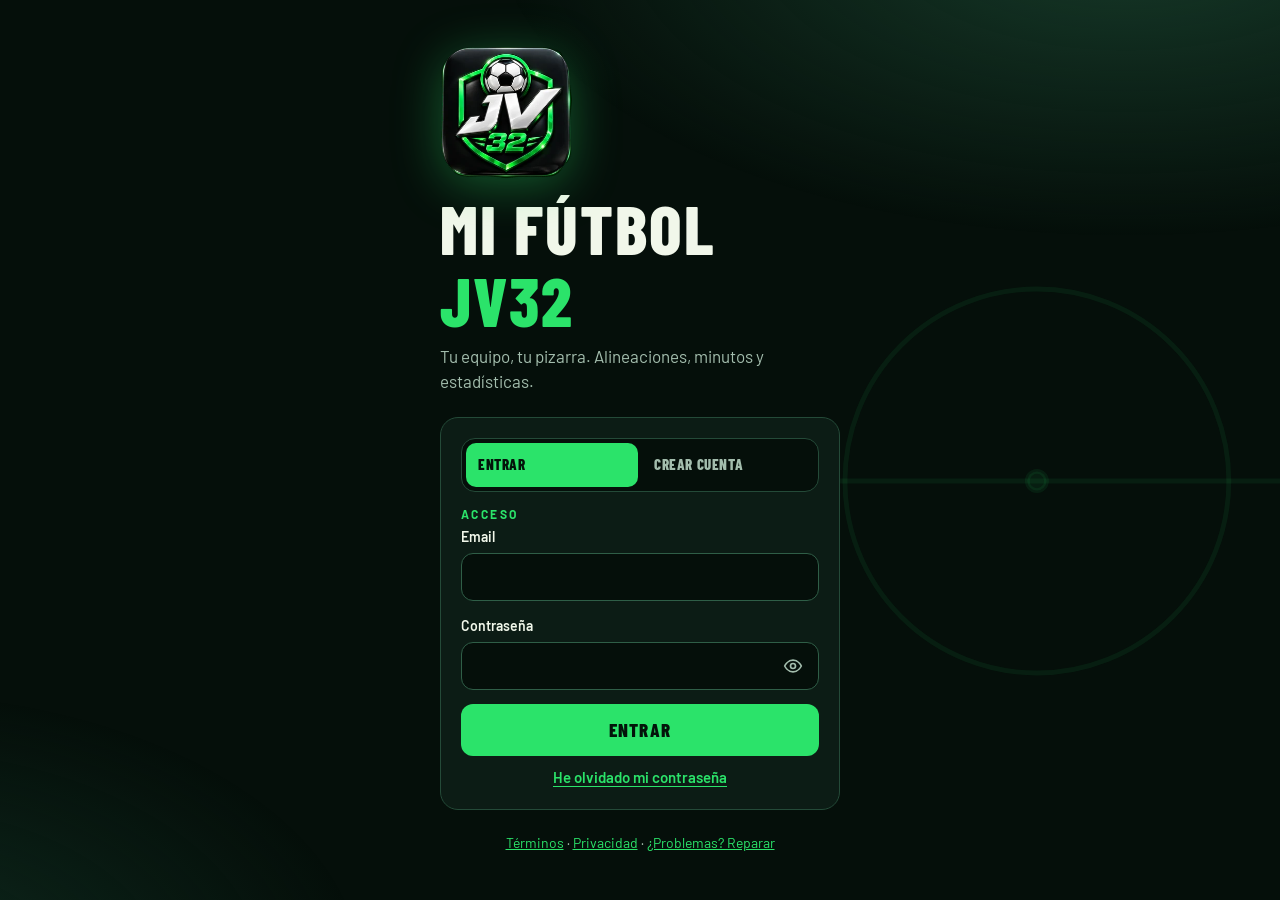
<file: index.html>
<!doctype html>
<html lang="es">
<head>
<meta charset="utf-8">
<title>Mi Fútbol JV32</title>
<meta name="app-version" content="11.71">
<meta name="viewport" content="width=device-width,initial-scale=1,viewport-fit=cover">
<meta name="theme-color" content="#050f0a">
<meta name="color-scheme" content="dark">
<meta http-equiv="Content-Security-Policy" content="default-src 'self'; script-src 'self' https://challenges.cloudflare.com; style-src 'self' 'unsafe-inline'; img-src 'self' data: blob: https://tile.openstreetmap.org; font-src 'self'; connect-src 'self' https://*.supabase.co https://nominatim.openstreetmap.org; frame-src https://challenges.cloudflare.com https://www.youtube-nocookie.com; manifest-src 'self'; worker-src 'self'; media-src 'self' blob: https://*.supabase.co; base-uri 'self'; form-action 'self'; object-src 'none'; upgrade-insecure-requests">
<meta name="referrer" content="strict-origin-when-cross-origin">
<meta name="mobile-web-app-capable" content="yes">
<meta name="apple-mobile-web-app-capable" content="yes">
<meta name="apple-mobile-web-app-title" content="Mi Fútbol JV32">
<meta name="apple-mobile-web-app-status-bar-style" content="black-translucent">
<link rel="manifest" href="./manifest.webmanifest">
<link rel="icon" type="image/png" href="./favicon.png">
<link rel="apple-touch-icon" href="./apple-touch-icon.png">
<link rel="preload" href="barlow-400.woff2" as="font" type="font/woff2" crossorigin>
<link rel="stylesheet" href="logo.css?v=11.71">
<link rel="stylesheet" href="styles.css?v=11.71">
<script src="arranque.js?v=11.71"></script>
<script src="supabase.js"></script>
<script src="config.js"></script>
</head>
<body>
</head>
<body>
<main id="login" class="login"><div><span class="mark xl" role="img" aria-label="Logo JV32"></span><h1 class="login-h1">Mi Fútbol <i>JV32</i></h1><p class="tag">Tu equipo, tu pizarra. Alineaciones, minutos y estadísticas.</p></div><section class="panel"><div class="seg" role="tablist" aria-label="Acceso"><button type="button" role="tab" data-am="login" class="on" aria-selected="true">Entrar</button><button type="button" role="tab" data-am="signup" aria-selected="false">Crear cuenta</button></div><div class="kicker" id="kick">Acceso</div><div id="loginmsg" aria-live="polite"></div><form id="auth" novalidate><label data-f="mail">Email<input name="email" type="email" required autocomplete="username" inputmode="email"></label><label data-f="pw">Contraseña<span class="pw"><input name="password" type="password" minlength="6" required autocomplete="current-password"><button type="button" class="eye" aria-pressed="false" aria-label="Mostrar contraseña"><svg class="ic" width="20" height="20" viewBox="0 0 24 24" fill="none" stroke="currentColor" stroke-width="2" stroke-linecap="round" stroke-linejoin="round" aria-hidden="true"><path d="M2 12s3.5-7 10-7 10 7 10 7-3.5 7-10 7S2 12 2 12z"/><circle cx="12" cy="12" r="3"/></svg></button></span></label><label data-f="pw2" class="hidden">Repite la contraseña<span class="pw"><input name="password2" type="password" autocomplete="new-password"><button type="button" class="eye" aria-pressed="false" aria-label="Mostrar contraseña"><svg class="ic" width="20" height="20" viewBox="0 0 24 24" fill="none" stroke="currentColor" stroke-width="2" stroke-linecap="round" stroke-linejoin="round" aria-hidden="true"><path d="M2 12s3.5-7 10-7 10 7 10 7-3.5 7-10 7S2 12 2 12z"/><circle cx="12" cy="12" r="3"/></svg></button></span></label><label class="chk hidden" data-f="terms"><input type="checkbox" name="terms"><span>He leído y acepto los <a href="#" data-legal="terms">términos de uso</a> y la <a href="#" data-legal="privacy">política de privacidad</a>.</span></label><div id="captcha" class="hidden"></div><button class="primary" id="goBtn" data-auth="login">Entrar</button><button type="button" class="lnk" id="forgot" data-am="reset">He olvidado mi contraseña</button></form></section><p class="legal-links"><a href="#" data-legal="terms">Términos</a> · <a href="#" data-legal="privacy">Privacidad</a> · <a href="#" data-repair>¿Problemas? Reparar</a></p></main>
<div id="app" class="hidden">
<header class="head"><div class="head-in"><div class="brand"><span class="mark" role="img" aria-label="Logo JV32"></span><img id="clubEsc" class="club-esc hidden" alt=""><span class="word">Mi Fútbol <i>JV32</i></span></div><div class="hbtns"><button class="ib" id="sbtn" aria-label="Buscar" title="Buscar"><svg class="ic" width="20" height="20" viewBox="0 0 24 24" fill="none" stroke="currentColor" stroke-width="2" stroke-linecap="round" stroke-linejoin="round" aria-hidden="true"><circle cx="11" cy="11" r="7"/><path d="m21 21-4.3-4.3"/></svg></button><button class="ib" id="acct" aria-label="Mi cuenta" title="Mi cuenta"><svg class="ic" width="20" height="20" viewBox="0 0 24 24" fill="none" stroke="currentColor" stroke-width="2" stroke-linecap="round" stroke-linejoin="round" aria-hidden="true"><path d="M19 21v-2a4 4 0 0 0-4-4H9a4 4 0 0 0-4 4v2"/><circle cx="12" cy="7" r="4"/></svg></button><button class="ib" id="logout" aria-label="Salir" title="Salir"><svg class="ic" width="20" height="20" viewBox="0 0 24 24" fill="none" stroke="currentColor" stroke-width="2" stroke-linecap="round" stroke-linejoin="round" aria-hidden="true"><path d="M9 21H5a2 2 0 0 1-2-2V5a2 2 0 0 1 2-2h4"/><path d="m16 17 5-5-5-5"/><path d="M21 12H9"/></svg></button></div></div></header>
<main class="wrap"><div id="finPro" class="fin-pro-aviso hidden" role="status"></div><div class="switch" role="group" aria-label="Modalidad"><button data-mode="7" class="on" aria-pressed="true">Fútbol 7</button><button data-mode="11" aria-pressed="false">Fútbol 11</button><button data-mode="fs" aria-pressed="false">Fútbol sala</button></div><div id="teams" class="teams"></div><div id="stats" class="stats"></div><div id="view"></div></main>
<nav class="dock" aria-label="Secciones"><button data-tab="inicio" id="iniTab"><svg class="ic" width="24" height="24" viewBox="0 0 24 24" fill="none" stroke="currentColor" stroke-width="2" stroke-linecap="round" stroke-linejoin="round" aria-hidden="true"><path d="m3 10 9-7 9 7v10a2 2 0 0 1-2 2h-4v-7H9v7H5a2 2 0 0 1-2-2z"/></svg><span>Inicio</span></button><button data-tab="plantilla"><svg class="ic" width="24" height="24" viewBox="0 0 24 24" fill="none" stroke="currentColor" stroke-width="2" stroke-linecap="round" stroke-linejoin="round" aria-hidden="true"><path d="M16 21v-2a4 4 0 0 0-4-4H6a4 4 0 0 0-4 4v2"/><circle cx="9" cy="7" r="4"/><path d="M22 21v-2a4 4 0 0 0-3-3.87"/><path d="M16 3.13a4 4 0 0 1 0 7.75"/></svg><span>Plantilla</span></button><button data-tab="partidos"><svg class="ic" width="24" height="24" viewBox="0 0 24 24" fill="none" stroke="currentColor" stroke-width="2" stroke-linecap="round" stroke-linejoin="round" aria-hidden="true"><rect x="3" y="4" width="18" height="18" rx="2"/><path d="M16 2v4M8 2v4M3 10h18"/></svg><span>Partidos</span></button><button data-tab="pizarra"><svg class="ic" width="24" height="24" viewBox="0 0 24 24" fill="none" stroke="currentColor" stroke-width="2" stroke-linecap="round" stroke-linejoin="round" aria-hidden="true"><path d="M12 20h9"/><path d="M16.4 3.6a2.1 2.1 0 0 1 3 3L7.7 18.6a2 2 0 0 1-.9.5l-3 .9a.5.5 0 0 1-.6-.6l.9-3a2 2 0 0 1 .5-.9z"/></svg><span>Pizarra</span></button><button data-tab="entrenos" id="trTab" class="hidden"><svg class="ic" width="24" height="24" viewBox="0 0 24 24" fill="none" stroke="currentColor" stroke-width="2" stroke-linecap="round" stroke-linejoin="round" aria-hidden="true"><rect x="8" y="2" width="8" height="4" rx="1"/><path d="M16 4h2a2 2 0 0 1 2 2v14a2 2 0 0 1-2 2H6a2 2 0 0 1-2-2V6a2 2 0 0 1 2-2h2"/><path d="m9 14 2 2 4-4"/></svg><span>Entrenos</span></button><button data-tab="resumen"><svg class="ic" width="24" height="24" viewBox="0 0 24 24" fill="none" stroke="currentColor" stroke-width="2" stroke-linecap="round" stroke-linejoin="round" aria-hidden="true"><path d="M3 3v18h18"/><path d="M18 17V9"/><path d="M13 17V5"/><path d="M8 17v-3"/></svg><span>Estadísticas</span></button></nav>
<div id="message" class="toasts" aria-live="polite"></div>
</div>
<div id="modal" class="modal hidden" role="dialog" aria-modal="true" aria-labelledby="modalTitle"><div class="dialog"><h2 id="modalTitle">Jugador</h2><form id="playerForm"><label>Nombre<input name="nombre" required maxlength="90" autocomplete="off"></label><label>Dorsal (opcional)<input name="dorsal" type="number" min="0" max="99" step="1" inputmode="numeric" placeholder="Ej.: 7"></label><div class="fi-form"><label>Posición habitual<select name="posicion"></select></label><label>Otra posición<select name="posicion2"></select></label><label>Pie<select name="pie"></select></label></div><label>Foto (opcional)<input name="foto" type="file" accept="image/*"></label><div class="actions"><button class="primary">Guardar</button><button type="button" class="secondary" id="closeModal">Cancelar</button></div></form></div></div>
<div id="info" class="modal hidden" role="dialog" aria-modal="true" aria-labelledby="infoTitle"><div class="dialog"><h2 id="infoTitle"></h2><div id="infoBody" class="legal"></div><div class="actions"><button type="button" class="secondary" id="closeInfo">Cerrar</button></div></div></div>
<script src="estrategias-fs.js?v=11.71"></script>
<script src="abp.js?v=11.71"></script>
<script src="app.js?v=11.71"></script>
</body>
</html>
</file>
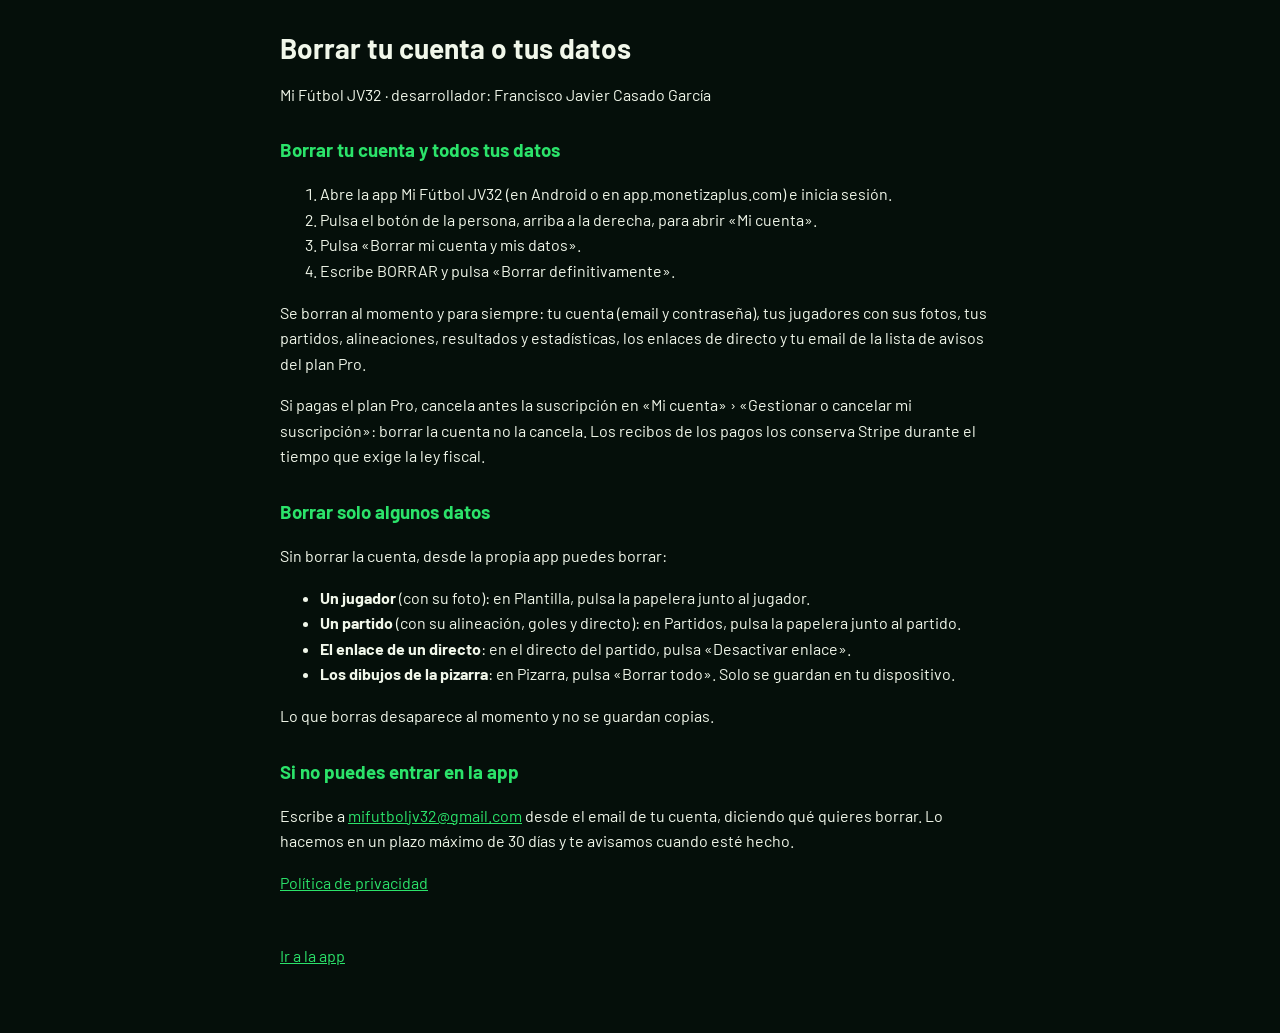
<file: borrar-datos.html>
<!doctype html>
<html lang="es">
<head>
<meta charset="utf-8">
<meta name="viewport" content="width=device-width, initial-scale=1">
<meta http-equiv="Content-Security-Policy" content="default-src 'none'; style-src 'unsafe-inline'; font-src 'self'; img-src 'self'; base-uri 'none'; form-action 'none'">
<title>Borrar tu cuenta o tus datos · Mi Fútbol JV32</title>
<link rel="icon" href="favicon.png">
<!-- Página pública para Google Play: cómo borrar la cuenta o parte de los datos. -->
<style>
@font-face{font-family:Barlow;src:url(barlow-400.woff2) format("woff2");font-weight:400}
@font-face{font-family:Barlow;src:url(barlow-700.woff2) format("woff2");font-weight:700}
body{margin:0;background:#050f0a;color:#f1f7ea;font:16px/1.6 Barlow,system-ui,-apple-system,"Segoe UI",Roboto,sans-serif}
main{max-width:720px;margin:0 auto;padding:32px 16px 64px}
h1{font-size:28px;line-height:1.2;margin:0 0 4px}
h3{margin:28px 0 6px;color:#2be36a}
a{color:#2be36a}
.volver{display:inline-block;margin-top:32px}
</style>
</head>
<body>
<main>
<h1>Borrar tu cuenta o tus datos</h1>
<p>Mi Fútbol JV32 · desarrollador: Francisco Javier Casado García</p>

<h3>Borrar tu cuenta y todos tus datos</h3>
<ol>
<li>Abre la app Mi Fútbol JV32 (en Android o en app.monetizaplus.com) e inicia sesión.</li>
<li>Pulsa el botón de la persona, arriba a la derecha, para abrir «Mi cuenta».</li>
<li>Pulsa «Borrar mi cuenta y mis datos».</li>
<li>Escribe BORRAR y pulsa «Borrar definitivamente».</li>
</ol>
<p>Se borran al momento y para siempre: tu cuenta (email y contraseña), tus jugadores con sus fotos, tus partidos, alineaciones, resultados y estadísticas, los enlaces de directo y tu email de la lista de avisos del plan Pro.</p>
<p>Si pagas el plan Pro, cancela antes la suscripción en «Mi cuenta» › «Gestionar o cancelar mi suscripción»: borrar la cuenta no la cancela. Los recibos de los pagos los conserva Stripe durante el tiempo que exige la ley fiscal.</p>

<h3>Borrar solo algunos datos</h3>
<p>Sin borrar la cuenta, desde la propia app puedes borrar:</p>
<ul>
<li><b>Un jugador</b> (con su foto): en Plantilla, pulsa la papelera junto al jugador.</li>
<li><b>Un partido</b> (con su alineación, goles y directo): en Partidos, pulsa la papelera junto al partido.</li>
<li><b>El enlace de un directo</b>: en el directo del partido, pulsa «Desactivar enlace».</li>
<li><b>Los dibujos de la pizarra</b>: en Pizarra, pulsa «Borrar todo». Solo se guardan en tu dispositivo.</li>
</ul>
<p>Lo que borras desaparece al momento y no se guardan copias.</p>

<h3>Si no puedes entrar en la app</h3>
<p>Escribe a <a href="mailto:mifutboljv32@gmail.com?subject=Borrar%20mi%20cuenta">mifutboljv32@gmail.com</a> desde el email de tu cuenta, diciendo qué quieres borrar. Lo hacemos en un plazo máximo de 30 días y te avisamos cuando esté hecho.</p>

<p><a href="privacidad.html">Política de privacidad</a></p>
<a class="volver" href="./">Ir a la app</a>
</main>
</body>
</html>
</file>
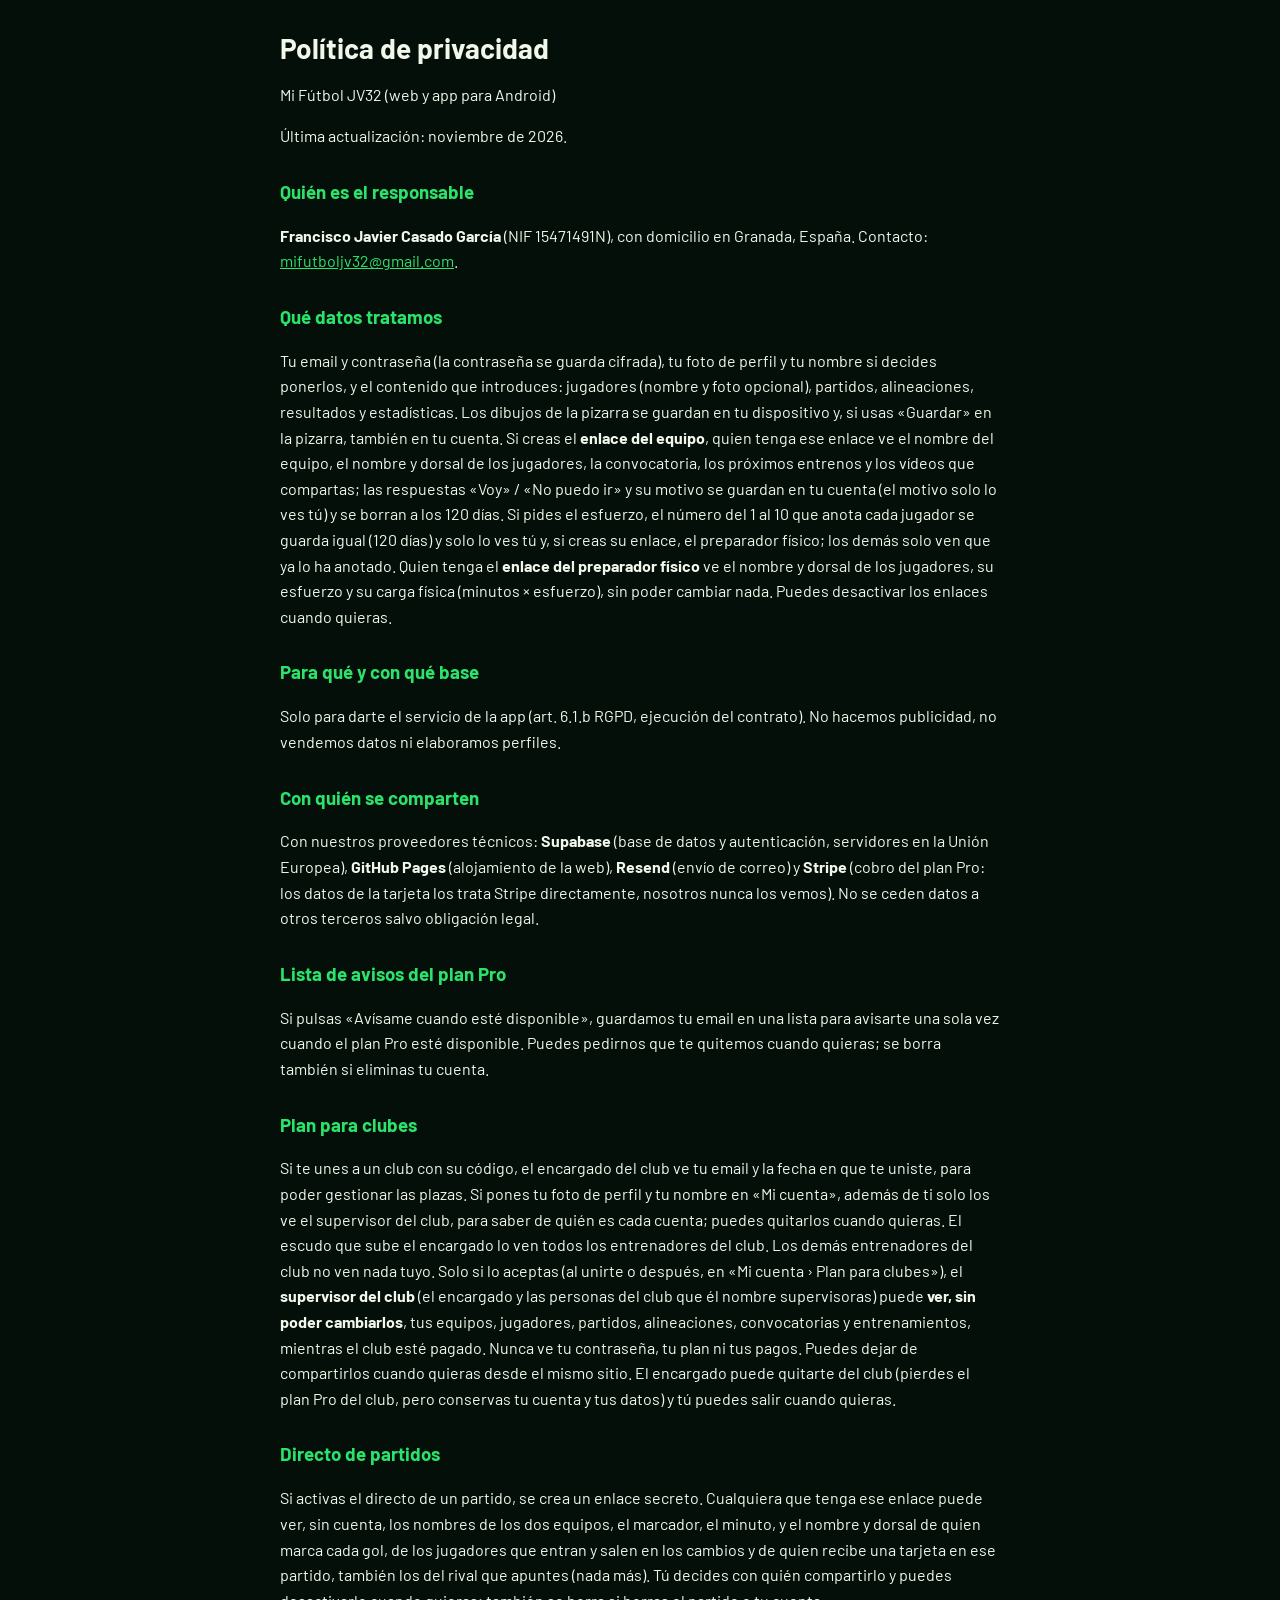
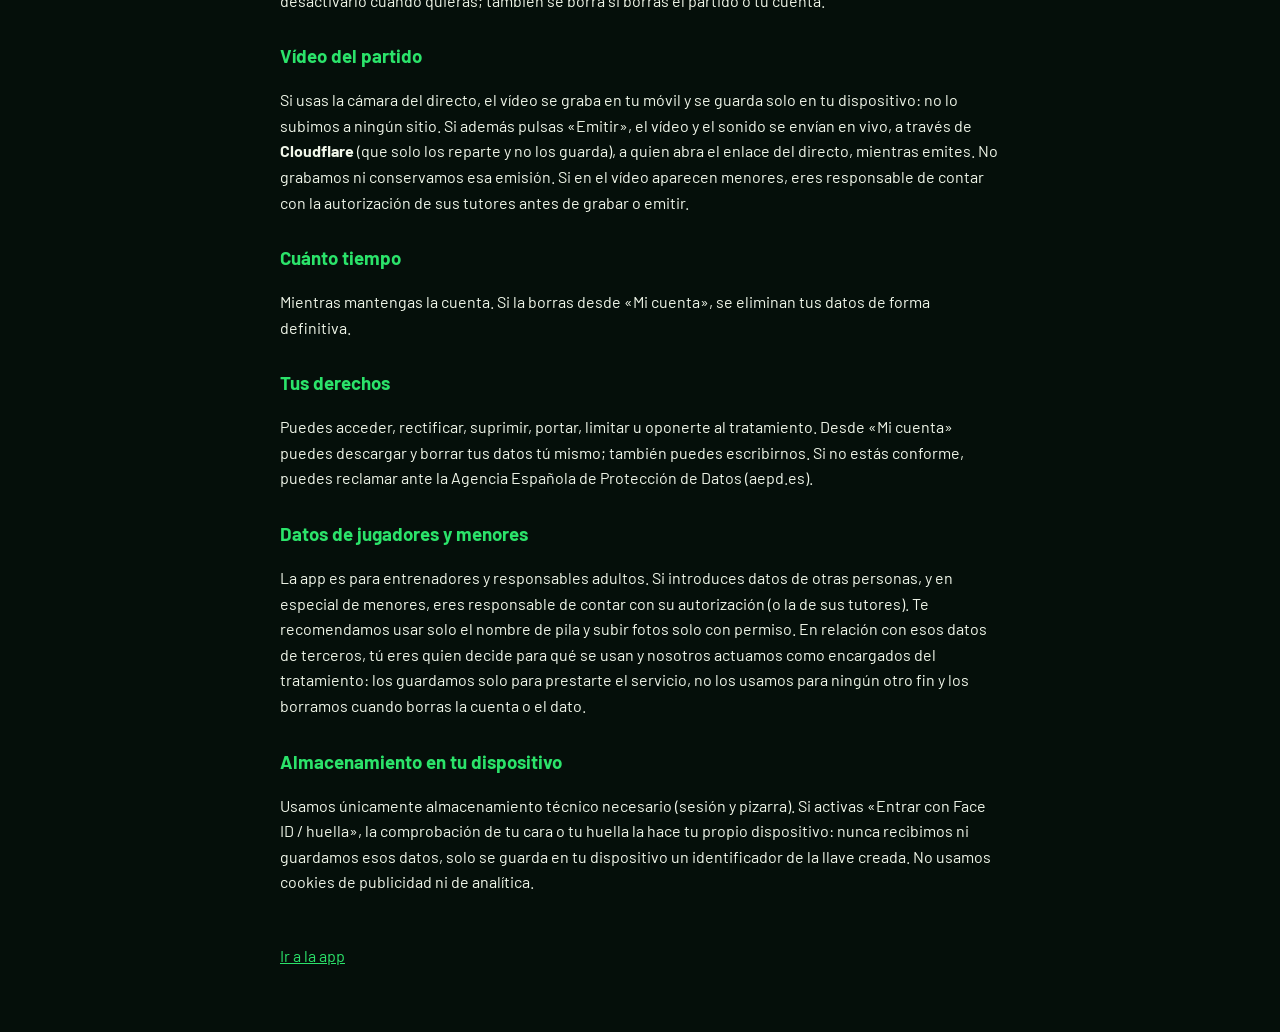
<file: privacidad.html>
<!doctype html>
<html lang="es">
<head>
<meta charset="utf-8">
<meta name="viewport" content="width=device-width, initial-scale=1">
<meta http-equiv="Content-Security-Policy" content="default-src 'none'; style-src 'unsafe-inline'; font-src 'self'; img-src 'self'; base-uri 'none'; form-action 'none'">
<title>Política de privacidad · Mi Fútbol JV32</title>
<link rel="icon" href="favicon.png">
<!-- Copia pública de la política de la app (Google Play pide una dirección web). Si cambias el texto en app.js, cámbialo también aquí. -->
<style>
@font-face{font-family:Barlow;src:url(barlow-400.woff2) format("woff2");font-weight:400}
@font-face{font-family:Barlow;src:url(barlow-700.woff2) format("woff2");font-weight:700}
body{margin:0;background:#050f0a;color:#f1f7ea;font:16px/1.6 Barlow,system-ui,-apple-system,"Segoe UI",Roboto,sans-serif}
main{max-width:720px;margin:0 auto;padding:32px 16px 64px}
h1{font-size:28px;line-height:1.2;margin:0 0 4px}
h3{margin:28px 0 6px;color:#2be36a}
a{color:#2be36a}
.volver{display:inline-block;margin-top:32px}
</style>
</head>
<body>
<main>
<h1>Política de privacidad</h1>
<p>Mi Fútbol JV32 (web y app para Android)</p>
<p>Última actualización: noviembre de 2026.</p><h3>Quién es el responsable</h3><p><b>Francisco Javier Casado García</b> (NIF 15471491N), con domicilio en Granada, España. Contacto: <a href="mailto:mifutboljv32@gmail.com">mifutboljv32@gmail.com</a>.</p><h3>Qué datos tratamos</h3><p>Tu email y contraseña (la contraseña se guarda cifrada), tu foto de perfil y tu nombre si decides ponerlos, y el contenido que introduces: jugadores (nombre y foto opcional), partidos, alineaciones, resultados y estadísticas. Los dibujos de la pizarra se guardan en tu dispositivo y, si usas «Guardar» en la pizarra, también en tu cuenta. Si creas el <b>enlace del equipo</b>, quien tenga ese enlace ve el nombre del equipo, el nombre y dorsal de los jugadores, la convocatoria, los próximos entrenos y los vídeos que compartas; las respuestas «Voy» / «No puedo ir» y su motivo se guardan en tu cuenta (el motivo solo lo ves tú) y se borran a los 120 días. Si pides el esfuerzo, el número del 1 al 10 que anota cada jugador se guarda igual (120 días) y solo lo ves tú y, si creas su enlace, el preparador físico; los demás solo ven que ya lo ha anotado. Quien tenga el <b>enlace del preparador físico</b> ve el nombre y dorsal de los jugadores, su esfuerzo y su carga física (minutos × esfuerzo), sin poder cambiar nada. Puedes desactivar los enlaces cuando quieras.</p><h3>Para qué y con qué base</h3><p>Solo para darte el servicio de la app (art. 6.1.b RGPD, ejecución del contrato). No hacemos publicidad, no vendemos datos ni elaboramos perfiles.</p><h3>Con quién se comparten</h3><p>Con nuestros proveedores técnicos: <b>Supabase</b> (base de datos y autenticación, servidores en la Unión Europea), <b>GitHub Pages</b> (alojamiento de la web), <b>Resend</b> (envío de correo) y <b>Stripe</b> (cobro del plan Pro: los datos de la tarjeta los trata Stripe directamente, nosotros nunca los vemos). No se ceden datos a otros terceros salvo obligación legal.</p><h3>Lista de avisos del plan Pro</h3><p>Si pulsas «Avísame cuando esté disponible», guardamos tu email en una lista para avisarte una sola vez cuando el plan Pro esté disponible. Puedes pedirnos que te quitemos cuando quieras; se borra también si eliminas tu cuenta.</p><h3>Plan para clubes</h3><p>Si te unes a un club con su código, el encargado del club ve tu email y la fecha en que te uniste, para poder gestionar las plazas. Si pones tu foto de perfil y tu nombre en «Mi cuenta», además de ti solo los ve el supervisor del club, para saber de quién es cada cuenta; puedes quitarlos cuando quieras. El escudo que sube el encargado lo ven todos los entrenadores del club. Los demás entrenadores del club no ven nada tuyo. Solo si lo aceptas (al unirte o después, en «Mi cuenta › Plan para clubes»), el <b>supervisor del club</b> (el encargado y las personas del club que él nombre supervisoras) puede <b>ver, sin poder cambiarlos</b>, tus equipos, jugadores, partidos, alineaciones, convocatorias y entrenamientos, mientras el club esté pagado. Nunca ve tu contraseña, tu plan ni tus pagos. Puedes dejar de compartirlos cuando quieras desde el mismo sitio. El encargado puede quitarte del club (pierdes el plan Pro del club, pero conservas tu cuenta y tus datos) y tú puedes salir cuando quieras.</p><h3>Directo de partidos</h3><p>Si activas el directo de un partido, se crea un enlace secreto. Cualquiera que tenga ese enlace puede ver, sin cuenta, los nombres de los dos equipos, el marcador, el minuto, y el nombre y dorsal de quien marca cada gol, de los jugadores que entran y salen en los cambios y de quien recibe una tarjeta en ese partido, también los del rival que apuntes (nada más). Tú decides con quién compartirlo y puedes desactivarlo cuando quieras; también se borra si borras el partido o tu cuenta.</p><h3>Vídeo del partido</h3><p>Si usas la cámara del directo, el vídeo se graba en tu móvil y se guarda solo en tu dispositivo: no lo subimos a ningún sitio. Si además pulsas «Emitir», el vídeo y el sonido se envían en vivo, a través de <b>Cloudflare</b> (que solo los reparte y no los guarda), a quien abra el enlace del directo, mientras emites. No grabamos ni conservamos esa emisión. Si en el vídeo aparecen menores, eres responsable de contar con la autorización de sus tutores antes de grabar o emitir.</p><h3>Cuánto tiempo</h3><p>Mientras mantengas la cuenta. Si la borras desde «Mi cuenta», se eliminan tus datos de forma definitiva.</p><h3>Tus derechos</h3><p>Puedes acceder, rectificar, suprimir, portar, limitar u oponerte al tratamiento. Desde «Mi cuenta» puedes descargar y borrar tus datos tú mismo; también puedes escribirnos. Si no estás conforme, puedes reclamar ante la Agencia Española de Protección de Datos (aepd.es).</p><h3>Datos de jugadores y menores</h3><p>La app es para entrenadores y responsables adultos. Si introduces datos de otras personas, y en especial de menores, eres responsable de contar con su autorización (o la de sus tutores). Te recomendamos usar solo el nombre de pila y subir fotos solo con permiso. En relación con esos datos de terceros, tú eres quien decide para qué se usan y nosotros actuamos como encargados del tratamiento: los guardamos solo para prestarte el servicio, no los usamos para ningún otro fin y los borramos cuando borras la cuenta o el dato.</p><h3>Almacenamiento en tu dispositivo</h3><p>Usamos únicamente almacenamiento técnico necesario (sesión y pizarra). Si activas «Entrar con Face ID / huella», la comprobación de tu cara o tu huella la hace tu propio dispositivo: nunca recibimos ni guardamos esos datos, solo se guarda en tu dispositivo un identificador de la llave creada. No usamos cookies de publicidad ni de analítica.</p>
<a class="volver" href="./">Ir a la app</a>
</main>
</body>
</html>
</file>
<file: logo.css>
:root {
  --logo: url("[data-uri]");
  --wm: url("[data-uri]");
}
</file>
<file: styles.css>
@font-face {
  font-family: "Barlow Condensed";
  font-style: normal;
  font-weight: 600;
  font-display: swap;
  src: url(barlow-condensed-600.woff2) format("woff2");
}
@font-face {
  font-family: "Barlow Condensed";
  font-style: normal;
  font-weight: 700;
  font-display: swap;
  src: url(barlow-condensed-700.woff2) format("woff2");
}
@font-face {
  font-family: "Barlow Condensed";
  font-style: normal;
  font-weight: 800;
  font-display: swap;
  src: url(barlow-condensed-800.woff2) format("woff2");
}
@font-face {
  font-family: "Barlow";
  font-style: normal;
  font-weight: 400;
  font-display: swap;
  src: url(barlow-400.woff2) format("woff2");
}
@font-face {
  font-family: "Barlow";
  font-style: normal;
  font-weight: 500;
  font-display: swap;
  src: url(barlow-500.woff2) format("woff2");
}
@font-face {
  font-family: "Barlow";
  font-style: normal;
  font-weight: 600;
  font-display: swap;
  src: url(barlow-600.woff2) format("woff2");
}
@font-face {
  font-family: "Barlow";
  font-style: normal;
  font-weight: 700;
  font-display: swap;
  src: url(barlow-700.woff2) format("woff2");
}

:root {
  color-scheme: dark;
  --bg: #050f0a;
  --s1: #0c1c15;
  --s2: #12291f;
  --s3: #183629;
  --line: #244a38;
  --line2: #2f5e47;
  --ink: #f1f7ea;
  --mut: #a3bdad;
  --lime: #2be36a;
  --on-lime: #03140a;
  --win: #4ade80;
  --draw: #fbbf24;
  --loss: #fb7185;
  --r2: 18px;
  --headh: 64px;
  --fd: "Barlow Condensed", "Arial Narrow", Impact, system-ui, sans-serif;
  --fb: "Barlow", system-ui, -apple-system, "Segoe UI", Roboto, sans-serif;
  --ease: cubic-bezier(0.2, 0.7, 0.2, 1);
}
* {
  box-sizing: border-box;
  -webkit-tap-highlight-color: transparent;
}
html {
  -webkit-text-size-adjust: 100%;
}
body {
  margin: 0;
  background: var(--bg);
  color: var(--ink);
  font: 400 16px/1.5 var(--fb);
  min-height: 100vh;
  overflow-x: hidden;
}
body:before {
  content: "";
  position: fixed;
  inset: 0;
  z-index: -2;
  background:
    radial-gradient(900px 440px at 88% -8%, #173b2a 0, transparent 70%),
    radial-gradient(700px 400px at -10% 108%, #0e2a1e 0, transparent 70%);
}
body:after {
  content: "";
  position: fixed;
  inset: 0;
  z-index: -1;
  pointer-events: none;
  background: url("data:image/svg+xml,%3Csvg xmlns='http://www.w3.org/2000/svg' viewBox='0 0 400 400' fill='none' stroke='%232be36a' stroke-opacity='.075' stroke-width='3'%3E%3Ccircle cx='200' cy='200' r='120'/%3E%3Cpath d='M0 200h400'/%3E%3Ccircle cx='200' cy='200' r='6' fill='%232be36a' fill-opacity='.075'/%3E%3C/svg%3E")
    no-repeat 112% 62%/640px;
}
button,
input,
select {
  font: inherit;
  color: inherit;
}
button {
  cursor: pointer;
  border: 0;
  transition:
    background-color 0.15s,
    filter 0.15s,
    opacity 0.15s,
    border-color 0.15s,
    color 0.15s;
}
button:active {
  filter: brightness(0.88);
}
button:disabled {
  opacity: 0.5;
  cursor: not-allowed;
}
:focus-visible {
  outline: 2px solid var(--lime);
  outline-offset: 2px;
}
h1,
h2,
h3 {
  font-family: var(--fd);
  margin: 0;
  font-weight: 800;
  line-height: 1.05;
  letter-spacing: 0.015em;
  text-transform: uppercase;
}
h2 {
  font-size: 32px;
}
h3 {
  font-size: 21px;
}
.kicker {
  font: 700 12px/1 var(--fb);
  letter-spacing: 0.2em;
  text-transform: uppercase;
  color: var(--lime);
  margin-bottom: 6px;
}
.muted {
  color: var(--mut);
  font-size: 14px;
}
.hidden {
  display: none !important;
}
svg.ic {
  flex: none;
  display: block;
}
/* cabecera y marca */
.head {
  position: sticky;
  top: 0;
  z-index: 30;
  min-height: var(--headh);
  background: rgba(5, 15, 10, 0.94);
  border-bottom: 1px solid var(--line);
  padding: calc(env(safe-area-inset-top) + 8px)
    max(16px, env(safe-area-inset-right)) 8px
    max(16px, env(safe-area-inset-left));
}
.head-in {
  max-width: 1180px;
  margin: auto;
  display: flex;
  align-items: center;
  gap: 12px;
}
.brand {
  display: flex;
  align-items: center;
  gap: 10px;
  flex: 1;
  min-width: 0;
}
.mark {
  display: block;
  flex: none;
  width: 42px;
  height: 42px;
  background: var(--logo) center/contain no-repeat;
}
.mark.xl {
  width: 132px;
  height: 132px;
  filter: drop-shadow(0 8px 24px rgba(43, 227, 106, 0.35));
}
.word {
  font: 800 30px/1 var(--fd);
  letter-spacing: 0.05em;
  text-transform: uppercase;
  white-space: nowrap;
}
.word i {
  font-style: normal;
  color: var(--lime);
}
.wrap {
  max-width: 1180px;
  margin: auto;
  padding: 4px max(16px, env(safe-area-inset-right))
    calc(104px + env(safe-area-inset-bottom))
    max(16px, env(safe-area-inset-left));
}
/* modalidad */
.switch {
  display: grid;
  grid-template-columns: 1fr 1fr;
  gap: 4px;
  padding: 4px;
  background: var(--s1);
  border: 1px solid var(--line);
  border-radius: 16px;
  margin: 14px 0;
}
.switch button {
  min-height: 48px;
  border-radius: 12px;
  background: transparent;
  color: var(--mut);
  font: 800 21px/1 var(--fd);
  letter-spacing: 0.07em;
  text-transform: uppercase;
}
.switch button.on {
  background: var(--lime);
  color: var(--on-lime);
}
/* marcador superior */
.stats {
  display: grid;
  grid-template-columns: repeat(4, 1fr);
  background: var(--s1);
  border: 1px solid var(--line);
  border-radius: var(--r2);
  overflow: hidden;
  position: relative;
}
.stats:before {
  content: "";
  position: absolute;
  left: 0;
  right: 0;
  top: 0;
  height: 3px;
  background: linear-gradient(90deg, var(--lime), transparent 75%);
}
.stat {
  padding: 15px 10px 12px;
}
.stats .stat + .stat {
  border-left: 1px solid var(--line);
}
.stat small {
  display: block;
  color: var(--mut);
  font-size: 12px;
  font-weight: 600;
}
.stat b {
  display: block;
  font: 800 36px/1.05 var(--fd);
  margin-top: 2px;
}
/* paneles y filas */
.panel {
  background: var(--s1);
  border: 1px solid var(--line);
  border-radius: var(--r2);
  padding: 16px;
  margin-top: 14px;
}
.bar {
  display: flex;
  align-items: flex-start;
  justify-content: space-between;
  gap: 12px;
  margin-bottom: 14px;
}
.actions {
  display: flex;
  align-items: center;
  gap: 8px;
}
.row {
  display: flex;
  align-items: center;
  gap: 12px;
  background: var(--s2);
  border: 1px solid var(--line);
  border-radius: 14px;
  padding: 10px;
  margin: 8px 0;
}
.info {
  flex: 1;
  min-width: 0;
}
.info strong {
  display: block;
  font: 700 21px/1.15 var(--fd);
  letter-spacing: 0.02em;
  white-space: nowrap;
  overflow: hidden;
  text-overflow: ellipsis;
}
.info small {
  display: block;
  color: var(--mut);
  font-size: 13px;
  margin-top: 3px;
}
.avatar {
  width: 48px;
  height: 48px;
  border-radius: 14px;
  object-fit: cover;
  background: var(--s3);
  color: var(--lime);
  border: 1px solid var(--line2);
  display: grid;
  place-items: center;
  font: 800 25px/1 var(--fd);
  flex: none;
}
.mini {
  display: flex;
  flex-wrap: wrap;
  gap: 2px 14px;
  margin-top: 3px;
  color: var(--mut);
  font-size: 13px;
}
.mini b {
  font: 800 18px var(--fd);
  color: var(--ink);
  margin-right: 4px;
}
.blank {
  display: grid;
  justify-items: center;
  gap: 6px;
  text-align: center;
  padding: 34px 12px;
  color: var(--mut);
}
.blank b {
  font: 800 22px var(--fd);
  color: var(--ink);
  letter-spacing: 0.03em;
  text-transform: uppercase;
}
.blank svg {
  color: var(--lime);
  opacity: 0.8;
}
.dtile {
  width: 52px;
  height: 52px;
  border-radius: 14px;
  background: var(--s3);
  border: 1px solid var(--line2);
  display: grid;
  place-content: center;
  text-align: center;
  flex: none;
}
.dtile b {
  font: 800 24px/1 var(--fd);
  color: var(--ink);
}
.dtile span {
  font: 700 11px/1.1 var(--fb);
  letter-spacing: 0.12em;
  text-transform: uppercase;
  color: var(--lime);
}
.mrow {
  flex-wrap: wrap;
}
.mrow .actions {
  margin-left: auto;
}
.mrow .info small.cl {
  display: -webkit-box;
  -webkit-line-clamp: 2;
  -webkit-box-orient: vertical;
  overflow: hidden;
}
.res {
  display: inline-block;
  white-space: nowrap;
  border-radius: 8px;
  padding: 1px 9px;
  margin: 0 8px 2px 0;
  font: 800 15px/1.5 var(--fd);
  letter-spacing: 0.04em;
  border: 1px solid;
}
.res.w {
  color: var(--win);
  background: rgba(74, 222, 128, 0.12);
  border-color: rgba(74, 222, 128, 0.45);
}
.res.d {
  color: var(--draw);
  background: rgba(251, 191, 36, 0.12);
  border-color: rgba(251, 191, 36, 0.45);
}
.res.l {
  color: var(--loss);
  background: rgba(251, 113, 133, 0.12);
  border-color: rgba(251, 113, 133, 0.45);
}
.avatar.res {
  display: grid;
  place-items: center;
  width: 48px;
  height: 48px;
  border-radius: 14px;
  margin: 0;
  padding: 0;
  font: 800 24px/1 var(--fd);
  letter-spacing: 0;
  border: 1px solid;
}
.avatar.res:not(.w):not(.d):not(.l) {
  background: var(--s3);
  color: var(--mut);
  border-color: var(--line2);
}
/* botones */
.primary,
.secondary,
.danger {
  display: inline-flex;
  align-items: center;
  justify-content: center;
  gap: 8px;
  min-height: 46px;
  padding: 0 18px;
  border-radius: 12px;
  font: 800 17px/1 var(--fd);
  letter-spacing: 0.06em;
  text-transform: uppercase;
  border: 1px solid transparent;
}
.primary {
  background: var(--lime);
  color: var(--on-lime);
}
.primary:hover {
  filter: brightness(1.07);
}
.secondary {
  background: var(--s3);
  color: var(--ink);
  border-color: var(--line2);
}
.danger {
  background: #2a1519;
  color: #ffb4be;
  border-color: #5b2a33;
}
.small {
  min-height: 40px;
  padding: 0 14px;
  font-size: 15px;
}
.ib {
  width: 44px;
  height: 44px;
  display: inline-grid;
  place-items: center;
  border-radius: 12px;
  background: var(--s3);
  color: var(--ink);
  border: 1px solid var(--line2);
}
.ib.d {
  background: #2a1519;
  color: #ffb4be;
  border-color: #5b2a33;
}
.ib:hover {
  border-color: var(--lime);
}
@media (pointer: coarse) {
  .small {
    min-height: 44px;
  }
}
/* formularios */
.formgrid {
  display: grid;
  grid-template-columns: 1fr 1fr;
  gap: 12px;
}
label {
  display: grid;
  gap: 6px;
  color: var(--ink);
  font-size: 14px;
  font-weight: 600;
  margin: 0 0 14px;
}
input,
select {
  min-height: 48px;
  padding: 10px 12px;
  border: 1px solid var(--line2);
  border-radius: 12px;
  background: var(--bg);
  color: var(--ink);
  width: 100%;
  font-size: 16px;
}
input::placeholder {
  color: #6f8c7b;
}
select {
  appearance: none;
  -webkit-appearance: none;
  padding-right: 38px;
  background: var(--bg)
    url("data:image/svg+xml,%3Csvg xmlns='http://www.w3.org/2000/svg' width='16' height='16' viewBox='0 0 24 24' fill='none' stroke='%232be36a' stroke-width='3' stroke-linecap='round' stroke-linejoin='round'%3E%3Cpath d='m6 9 6 6 6-6'/%3E%3C/svg%3E")
    no-repeat right 12px center;
}
input:focus-visible,
select:focus-visible {
  outline: 2px solid var(--lime);
  outline-offset: 1px;
  border-color: var(--lime);
}
.score {
  display: grid;
  grid-template-columns: 1fr auto 1fr;
  align-items: end;
  gap: 10px;
  background: var(--s2);
  border: 1px solid var(--line);
  border-radius: 16px;
  padding: 12px;
  margin: 0 0 14px;
}
.score label {
  margin: 0;
  text-align: center;
  font-size: 13px;
  color: var(--mut);
}
.score input {
  min-height: 68px;
  text-align: center;
  font: 800 44px/1 var(--fd);
  padding: 0;
  background: var(--bg);
  color: var(--lime);
}
.score .dash {
  font: 800 36px/1 var(--fd);
  color: var(--mut);
  padding-bottom: 18px;
}
.score .hint {
  grid-column: 1/-1;
  margin: 0;
  text-align: center;
  color: var(--mut);
  font-size: 13px;
}
/* toast */
.toasts {
  position: fixed;
  z-index: 60;
  left: 0;
  right: 0;
  bottom: calc(84px + env(safe-area-inset-bottom));
  display: grid;
  justify-items: center;
  padding: 0 16px;
  pointer-events: none;
}
.message {
  pointer-events: none;
  display: flex;
  align-items: center;
  gap: 10px;
  max-width: 560px;
  width: 100%;
  padding: 12px 12px 12px 16px;
  border-radius: 14px;
  background: #2b2314;
  border: 1px solid #6b5420;
  color: #ffe9b8;
  font-size: 15px;
  box-shadow: 0 10px 30px #000a;
  animation: rise 0.25s var(--ease);
}
.message span {
  flex: 1;
}
.message.ok {
  background: #112d1d;
  border-color: #2f6b45;
  color: #d8ffc0;
}
.message .x {
  pointer-events: auto;
  width: 36px;
  height: 36px;
  border-radius: 10px;
  background: transparent;
  color: inherit;
  display: grid;
  place-items: center;
  flex: none;
}
#loginmsg .message {
  pointer-events: auto;
  position: static;
  box-shadow: none;
  margin: 0 0 14px;
}
/* acceso */
.login {
  min-height: 100vh;
  display: grid;
  align-content: center;
  gap: 22px;
  max-width: 440px;
  margin: auto;
  padding: 28px 20px;
}
.login h1 {
  font-size: clamp(44px, 13vw, 68px);
  letter-spacing: 0.03em;
  margin-top: 14px;
}
.login h1 i {
  font-style: normal;
  color: var(--lime);
}
.login .tag {
  color: var(--mut);
  font-size: 17px;
  margin: 8px 0 0;
}
.login .panel {
  margin: 0;
  padding: 20px;
}
.login .primary {
  width: 100%;
  min-height: 52px;
  font-size: 19px;
}
/* navegación inferior / lateral */
.dock {
  position: fixed;
  z-index: 40;
  left: 0;
  right: 0;
  bottom: 0;
  display: grid;
  grid-template-columns: repeat(3, 1fr);
  background: rgba(8, 22, 15, 0.97);
  border-top: 1px solid var(--line);
  padding: 6px max(8px, env(safe-area-inset-right))
    calc(6px + env(safe-area-inset-bottom)) max(8px, env(safe-area-inset-left));
}
.dock button {
  display: flex;
  flex-direction: column;
  align-items: center;
  justify-content: center;
  gap: 3px;
  min-height: 56px;
  background: transparent;
  color: var(--mut);
  font: 600 12px/1 var(--fb);
  letter-spacing: 0.05em;
  border-radius: 14px;
  position: relative;
}
.dock button[aria-current="page"] {
  color: var(--lime);
}
.dock button[aria-current="page"]:before {
  content: "";
  position: absolute;
  top: -7px;
  width: 30px;
  height: 3px;
  border-radius: 0 0 3px 3px;
  background: var(--lime);
}
@media (min-width: 900px) {
  .dock {
    top: var(--headh);
    right: auto;
    bottom: 0;
    width: 96px;
    grid-template-columns: 1fr;
    grid-auto-rows: 78px;
    align-content: start;
    padding: 18px 8px;
    border-top: 0;
    border-right: 1px solid var(--line);
  }
  .dock button[aria-current="page"]:before {
    top: auto;
    left: -9px;
    width: 3px;
    height: 30px;
    border-radius: 0 3px 3px 0;
  }
  .wrap {
    padding-left: calc(96px + 28px);
    padding-bottom: 48px;
  }
  .toasts {
    bottom: 24px;
    left: 96px;
  }
}
/* editor de partido */
.lineup-layout {
  display: grid;
  grid-template-columns: minmax(250px, 1fr) minmax(220px, 0.8fr);
  gap: 18px;
}
.lineup-layout > div {
  min-width: 0;
}
.position-help {
  display: flex;
  justify-content: space-between;
  align-items: center;
  gap: 10px;
  margin: 0 0 12px;
}
.position-help select {
  width: auto;
  min-width: 128px;
  font: 800 20px var(--fd);
  letter-spacing: 0.05em;
}
.tools {
  display: flex;
  gap: 10px;
  align-items: center;
  flex-wrap: wrap;
  margin: 0 0 10px;
}
.tools .muted {
  flex-basis: 100%;
  font-size: 13px;
}
.pchips {
  display: flex;
  flex-wrap: wrap;
  gap: 6px;
  max-height: 140px;
  overflow: auto;
  margin: 0 0 12px;
  padding: 2px;
}
.pchip {
  display: flex;
  align-items: center;
  gap: 7px;
  min-height: 40px;
  padding: 4px 12px 4px 5px;
  border-radius: 999px;
  background: var(--s2);
  border: 1px solid var(--line2);
  font: 700 16px var(--fd);
  letter-spacing: 0.03em;
  cursor: grab;
  user-select: none;
  -webkit-user-select: none;
  -webkit-touch-callout: none;
  touch-action: pan-x;
  white-space: nowrap;
}
.pchip .avatar {
  width: 30px;
  height: 30px;
  border-radius: 50%;
  font-size: 15px;
}
.pchip.placed {
  opacity: 0.4;
}
.pchip.sel {
  outline: 2px solid var(--lime);
  opacity: 1;
  background: var(--s3);
}
.field {
  position: relative;
  width: 100%;
  aspect-ratio: 7/10;
  border-radius: 22px;
  overflow: hidden;
  background: repeating-linear-gradient(180deg, #0e3a24 0 10%, #104228 10% 20%);
  border: 1px solid var(--line2);
  box-shadow:
    0 0 0 4px var(--s1),
    0 18px 40px #0009,
    inset 0 0 70px #0007;
}
.field:before {
  content: "";
  position: absolute;
  inset: 4% 6%;
  border: 2px solid rgba(232, 245, 216, 0.7);
  border-radius: 4px;
  pointer-events: none;
}
.field .line,
.field .circle,
.field .box,
.field .six,
.field .spot {
  position: absolute;
  pointer-events: none;
  border: 2px solid rgba(232, 245, 216, 0.7);
}
.field .wm {
  position: absolute;
  left: 50%;
  top: 50%;
  width: 46%;
  aspect-ratio: 1;
  transform: translate(-50%, -50%);
  background: var(--wm) center/contain no-repeat;
  opacity: 0.3;
  pointer-events: none;
}
.field .mid {
  left: 6%;
  right: 6%;
  top: 50%;
  height: 0;
  border-width: 2px 0 0;
}
.field .circle {
  width: 24%;
  aspect-ratio: 1;
  border-radius: 50%;
  left: 38%;
  top: 50%;
  transform: translateY(-50%);
}
.field .spot {
  width: 8px;
  height: 8px;
  border-radius: 50%;
  background: rgba(232, 245, 216, 0.8);
  left: calc(50% - 4px);
  top: calc(50% - 4px);
  border: 0;
}
.field .box {
  width: 48%;
  height: 15%;
  left: 26%;
  border-radius: 2px;
}
.field .box.t {
  top: 4%;
  border-top: 0;
}
.field .box.b {
  bottom: 4%;
  border-bottom: 0;
}
.field .six {
  width: 24%;
  height: 6%;
  left: 38%;
}
.field .six.t {
  top: 4%;
  border-top: 0;
}
.field .six.b {
  bottom: 4%;
  border-bottom: 0;
}
.slot {
  position: absolute;
  transform: translate(-50%, -50%);
  width: 68px;
  text-align: center;
  z-index: 2;
}
.slot button {
  width: 46px;
  height: 46px;
  border-radius: 50%;
  margin: 0 auto;
  display: grid;
  place-items: center;
  overflow: hidden;
  padding: 0;
  background: rgba(5, 15, 10, 0.55);
  color: var(--lime);
  border: 2px dashed var(--lime);
  font: 800 26px/1 var(--fd);
  touch-action: none;
  user-select: none;
  -webkit-user-select: none;
  -webkit-touch-callout: none;
}
.slot button.fill {
  background: var(--lime);
  color: var(--on-lime);
  border: 2px solid #d6ffe4;
  font-size: 25px;
  box-shadow:
    0 0 0 3px rgba(43, 227, 106, 0.28),
    0 5px 12px #0008;
}
.slot button img {
  width: 100%;
  height: 100%;
  object-fit: cover;
  pointer-events: none;
  -webkit-user-drag: none;
}
.slot span {
  display: block;
  width: fit-content;
  max-width: 100%;
  margin: 4px auto 0;
  font: 700 14px/1.25 var(--fd);
  letter-spacing: 0.03em;
  background: rgba(5, 15, 10, 0.86);
  border-radius: 8px;
  padding: 1px 7px;
  color: var(--ink);
  white-space: nowrap;
  overflow: hidden;
  text-overflow: ellipsis;
}
.slot button.sel {
  outline: 3px solid #fff;
  outline-offset: 2px;
}
.slot button.over {
  outline: 3px solid #fff;
  transform: scale(1.16);
}
.slotmenu {
  display: grid;
  grid-template-columns: repeat(2, 1fr);
  gap: 7px;
  margin-top: 12px;
}
.slotmenu button {
  text-align: left;
  min-height: 44px;
  padding: 0 12px;
  border-radius: 10px;
  background: var(--s2);
  border: 1px solid var(--line2);
  color: var(--ink);
  font: 700 17px var(--fd);
  letter-spacing: 0.03em;
}
.slotmenu button.selected {
  outline: 2px solid var(--lime);
}
.slotmenu .danger {
  font-size: 16px;
}
.ghost {
  position: fixed;
  z-index: 1000;
  pointer-events: none;
  transform: translate(-50%, -140%);
  background: var(--lime);
  color: var(--on-lime);
  font: 800 17px var(--fd);
  letter-spacing: 0.04em;
  padding: 6px 14px;
  border-radius: 999px;
  box-shadow: 0 6px 18px #000b;
}
.checkline {
  display: grid;
  grid-template-columns: minmax(130px, 1fr) 44px 54px 62px 54px;
  gap: 4px;
  align-items: center;
  border-bottom: 1px solid var(--line);
  padding: 6px 0;
}
.checkline.muted {
  font-size: 12px;
  font-weight: 600;
  padding-top: 0;
}
.checkline > span:first-child {
  font: 700 18px var(--fd);
  letter-spacing: 0.02em;
  overflow: hidden;
  text-overflow: ellipsis;
  white-space: nowrap;
}
.checkline.muted > span:first-child {
  font: 600 12px var(--fb);
}
input[type="checkbox"] {
  width: 24px;
  height: 24px;
  min-height: 0;
  padding: 0;
  accent-color: var(--lime);
  justify-self: center;
}
.checkline input[type="number"] {
  min-height: 40px;
  padding: 0;
  text-align: center;
  font-size: 16px;
}
.badge {
  display: inline-block;
  color: var(--lime);
  background: var(--s3);
  border: 1px solid var(--line2);
  border-radius: 8px;
  padding: 2px 10px;
  font: 700 16px var(--fd);
  letter-spacing: 0.03em;
  margin: 3px 4px 3px 0;
}
.savebar {
  position: sticky;
  bottom: calc(72px + env(safe-area-inset-bottom));
  z-index: 20;
  display: flex;
  gap: 10px;
  margin: 18px -16px -16px;
  padding: 10px 16px;
  background: var(--s1);
  border-top: 1px solid var(--line);
  border-radius: 0 0 var(--r2) var(--r2);
}
.savebar .primary {
  flex: 1;
  white-space: nowrap;
  padding: 0 12px;
}
.savebar .secondary {
  padding: 0 16px;
}
@media (min-width: 900px) {
  .savebar {
    bottom: 0;
  }
}
/* estadisticas */
.tstats {
  display: grid;
  grid-template-columns: repeat(3, 1fr);
  gap: 10px;
}
.tstats .stat {
  background: var(--s2);
  border: 1px solid var(--line);
  border-left: 4px solid var(--line2);
  border-radius: 14px;
}
.tstats .stat b {
  font-size: 40px;
}
.tstats .w {
  border-left-color: var(--win);
}
.tstats .d {
  border-left-color: var(--draw);
}
.tstats .l {
  border-left-color: var(--loss);
}
.tstats .g {
  border-left-color: var(--lime);
}
.formline {
  display: flex;
  align-items: center;
  gap: 8px;
  margin-top: 14px;
  flex-wrap: wrap;
}
.formline > .muted {
  margin-right: 4px;
}
.fchip {
  width: 34px;
  height: 34px;
  border-radius: 50%;
  display: grid;
  place-items: center;
  font: 800 18px/1 var(--fd);
  border: 1px solid;
}
.fchip.w {
  color: var(--win);
  background: rgba(74, 222, 128, 0.12);
  border-color: rgba(74, 222, 128, 0.5);
}
.fchip.d {
  color: var(--draw);
  background: rgba(251, 191, 36, 0.12);
  border-color: rgba(251, 191, 36, 0.5);
}
.fchip.l {
  color: var(--loss);
  background: rgba(251, 113, 133, 0.12);
  border-color: rgba(251, 113, 133, 0.5);
}
.vsbar {
  height: 10px;
  border-radius: 99px;
  background: var(--loss);
  overflow: hidden;
  margin-top: 16px;
}
.vsbar i {
  display: block;
  height: 100%;
  background: var(--lime);
}
.vsleg {
  display: flex;
  justify-content: space-between;
  color: var(--mut);
  font-size: 13px;
  margin-top: 6px;
}
.vsleg b {
  font: 800 18px var(--fd);
  color: var(--ink);
}
.big {
  text-align: right;
  flex: none;
}
.big b {
  display: block;
  font: 800 34px/1 var(--fd);
  color: var(--lime);
}
.big small {
  color: var(--mut);
  font-size: 12px;
}
.rank {
  width: 24px;
  text-align: center;
  font: 800 20px var(--fd);
  color: var(--mut);
  flex: none;
}
/* ventana */
.modal {
  position: fixed;
  inset: 0;
  z-index: 80;
  display: grid;
  align-items: end;
  justify-items: center;
  background: rgba(2, 8, 5, 0.8);
  padding: 0;
}
.dialog {
  background: var(--s1);
  border: 1px solid var(--line2);
  border-radius: 22px 22px 0 0;
  padding: 22px 18px calc(20px + env(safe-area-inset-bottom));
  width: min(100%, 480px);
  animation: rise 0.25s var(--ease);
}
.dialog h2 {
  margin-bottom: 14px;
}
.dialog input[type="file"] {
  padding: 9px 12px;
}
@media (min-width: 700px) {
  .modal {
    align-items: center;
    padding: 16px;
  }
  .dialog {
    border-radius: 22px;
  }
}
@keyframes rise {
  from {
    opacity: 0;
    transform: translateY(10px);
  }
  to {
    opacity: 1;
    transform: none;
  }
}
.enter > * {
  animation: rise 0.3s var(--ease) both;
}
@media (max-width: 700px) {
  .mrow .info {
    flex: 1 1 0;
  }
  .mrow .actions {
    flex: 0 0 100%;
    justify-content: flex-end;
    margin-top: 2px;
  }
  .stat b {
    font-size: 32px;
  }
  .formgrid,
  .lineup-layout {
    grid-template-columns: 1fr;
  }
  .formgrid {
    gap: 0;
  }
  .field {
    max-width: 480px;
    margin: auto;
  }
  .checkline {
    grid-template-columns: minmax(100px, 1fr) 38px 46px 54px 48px;
  }
  .slot {
    width: 60px;
  }
  .slot button {
    width: 42px;
    height: 42px;
    font-size: 22px;
  }
  .slot span {
    font-size: 13px;
    padding: 0 5px;
  }
  .tstats .stat b {
    font-size: 34px;
  }
  .h2s {
    font-size: 28px;
  }
  .word {
    font-size: 27px;
  }
}
@media (min-width: 701px) {
  .field {
    width: min(100%, max(300px, calc((100vh - 340px) * 0.7)));
    margin: 0 auto;
  }
}
@media (pointer: coarse) {
  .pchips {
    flex-wrap: nowrap;
    overflow-x: auto;
    overflow-y: hidden;
    max-height: none;
    padding-bottom: 6px;
  }
}
@media (prefers-reduced-motion: reduce) {
  *,
  *:before,
  *:after {
    animation: none !important;
    transition: none !important;
  }
}
/* pizarra */
@media (max-width: 899px) {
  .dock {
    grid-template-columns: repeat(4, 1fr);
  }
}
.btools {
  display: flex;
  flex-wrap: wrap;
  gap: 8px;
  align-items: center;
  margin: 0 0 12px;
}
.seg {
  display: flex;
  gap: 4px;
  padding: 3px;
  background: var(--bg);
  border: 1px solid var(--line);
  border-radius: 14px;
}
.seg button {
  min-height: 42px;
  padding: 0 12px;
  border-radius: 11px;
  background: transparent;
  color: var(--mut);
  display: inline-flex;
  align-items: center;
  gap: 6px;
  font: 800 16px/1 var(--fd);
  letter-spacing: 0.05em;
  text-transform: uppercase;
}
.seg button[aria-pressed="true"] {
  background: var(--lime);
  color: var(--on-lime);
}
.swatches {
  display: flex;
  gap: 0;
}
.sw {
  width: 44px;
  height: 44px;
  border-radius: 50%;
  background: transparent;
  display: grid;
  place-items: center;
  padding: 0;
}
.sw i {
  display: block;
  width: 26px;
  height: 26px;
  border-radius: 50%;
  background: var(--c);
  border: 2px solid rgba(255, 255, 255, 0.4);
}
.sw[aria-pressed="true"] i {
  box-shadow:
    0 0 0 3px var(--s1),
    0 0 0 5px var(--lime);
}
.bsep {
  flex: 1;
}
.bgsel {
  display: flex;
  align-items: center;
  gap: 8px;
  margin: 0 0 12px;
  font-size: 13px;
  color: var(--mut);
}
.bgsel select {
  min-height: 44px;
  font: 700 17px var(--fd);
  letter-spacing: 0.03em;
}
.bfield {
  display: grid;
  justify-items: center;
}
#bcanvas {
  position: absolute;
  inset: 0;
  width: 100%;
  height: 100%;
  z-index: 3;
  touch-action: none;
  cursor: crosshair;
  user-select: none;
  -webkit-user-select: none;
  -webkit-touch-callout: none;
}
.slot.tk,
.slot.tk button {
  pointer-events: none;
}
.board.present {
  position: fixed;
  inset: 0;
  z-index: 70;
  margin: 0;
  border: 0;
  border-radius: 0;
  background: var(--bg);
  display: flex;
  flex-direction: column;
  padding: calc(env(safe-area-inset-top) + 8px) 12px
    calc(env(safe-area-inset-bottom) + 8px);
}
.board.present .bar,
.board.present .bgsel {
  display: none;
}
.board.present .btools {
  margin-bottom: 8px;
  justify-content: center;
}
.board.present .bfield {
  flex: 1;
  min-height: 0;
  grid-template-rows: minmax(0, 1fr);
  align-items: center;
}
.board.present .field {
  height: 100%;
  width: auto;
  max-width: 100%;
  aspect-ratio: 7/10;
  margin: 0 auto;
}
@media (max-width: 700px) {
  .seg button {
    padding: 0 9px;
    font-size: 15px;
  }
  .btools {
    gap: 6px;
  }
}
body.tab-pizarra .stats {
  display: none;
}
body.tab-pizarra .switch {
  margin-bottom: 0;
}
@media (max-width: 700px) {
  .board:not(.present) .bar {
    display: none;
  }
  .board:not(.present) {
    padding: 12px;
    margin-top: 10px;
  }
  .btools .secondary.small,
  .btools .primary.small {
    flex: 1 1 130px;
  }
  .swatches .sw {
    width: 40px;
  }
}
.seg {
  display: grid;
  grid-template-columns: 1fr 1fr;
  gap: 4px;
  padding: 4px;
  background: var(--bg);
  border: 1px solid var(--line);
  border-radius: 14px;
  margin-bottom: 16px;
}
.seg button {
  white-space: nowrap;
  min-height: 44px;
  border-radius: 10px;
  background: transparent;
  color: var(--mut);
  font: 800 15px/1 var(--fd);
  letter-spacing: 0.04em;
  text-transform: uppercase;
  border: 0;
  cursor: pointer;
}
.seg button.on {
  background: var(--lime);
  color: var(--on-lime);
}
label.chk {
  display: flex;
  align-items: flex-start;
  gap: 10px;
  font-weight: 500;
  font-size: 14px;
  color: var(--mut);
  line-height: 1.4;
}
label.chk input {
  width: 22px;
  height: 22px;
  flex: none;
  margin-top: 1px;
}
.lnk {
  background: none;
  border: 0;
  color: var(--lime);
  font: 600 15px/1.2 var(--fb);
  text-decoration: underline;
  text-underline-offset: 3px;
  padding: 12px 0 0;
  width: 100%;
  cursor: pointer;
}
.legal-links {
  text-align: center;
  font-size: 14px;
  color: var(--mut);
  margin: 0;
}
.legal-links a,
.legal a,
label.chk a {
  color: var(--lime);
}
/* los botones-enlace (pago, gestionar suscripción) dentro de textos legales mantienen su color */
.legal a.primary {
  color: var(--on-lime);
}
.legal a.secondary {
  color: var(--ink);
  text-decoration: none;
}
.legal {
  max-height: 58vh;
  overflow: auto;
  font-size: 14.5px;
  line-height: 1.6;
  color: var(--mut);
  margin: 10px 0 4px;
  padding-right: 4px;
}
.legal h3 {
  font: 800 17px/1.2 var(--fd);
  letter-spacing: 0.05em;
  text-transform: uppercase;
  color: var(--ink);
  margin: 16px 0 4px;
}
.legal p {
  margin: 0 0 8px;
}
.legal b {
  color: var(--ink);
}
.stack {
  display: grid;
  gap: 10px;
  margin-top: 14px;
}
.stack .secondary,
.stack .danger {
  width: 100%;
}
.hbtns {
  display: flex;
  gap: 8px;
}
.toasts {
  z-index: 90;
}
#loginmsg .message.ok {
  background: #0f2a1b;
  border-color: #1f6b41;
  color: #c8f7d8;
}
.switch {
  grid-template-columns: repeat(3, 1fr);
}
.switch button {
  font-size: clamp(14px, 4.3vw, 20px);
  letter-spacing: 0.03em;
  white-space: nowrap;
  padding: 0 4px;
}
.stack a.primary {
  display: inline-flex;
  align-items: center;
  justify-content: center;
  min-height: 52px;
  text-decoration: none;
  border-radius: 12px;
}
.usage {
  display: grid;
  gap: 6px;
  margin: 8px 0 0;
  font-size: 14px;
}
.usage div {
  display: flex;
  justify-content: space-between;
  gap: 10px;
  padding: 8px 10px;
  background: var(--bg);
  border: 1px solid var(--line);
  border-radius: 10px;
}
.usage b {
  color: var(--ink);
}
.price {
  font: 800 30px/1 var(--fd);
  color: var(--ink) !important;
  margin: 6px 0 2px;
}
.price small {
  font: 500 14px var(--fb);
  color: var(--mut);
}
/* v11.18: Pro mensual */
.price-mes {
  margin: 2px 0 6px;
  color: var(--mut);
  font-size: 14px;
}
.price-mes b {
  color: var(--ink);
}
.ahorro {
  display: inline-block;
  margin-left: 6px;
  padding: 1px 7px;
  border-radius: 999px;
  background: rgba(0, 0, 0, 0.18);
  font-size: 12px;
  font-weight: 700;
  vertical-align: middle;
}
.porque {
  margin: 4px 0 12px;
  color: var(--mut);
  font-size: 14px;
}
.porque summary {
  cursor: pointer;
  color: var(--ink);
  font-weight: 600;
}
.porque p {
  margin: 6px 0 0;
}
.pro-fin {
  border: 1px solid var(--line2);
  border-left: 4px solid var(--lime);
  border-radius: 10px;
  padding: 10px 12px;
}
@media (max-width: 480px) {
  .word {
    font-size: 21px;
    letter-spacing: 0.02em;
  }
  .hbtns {
    gap: 6px;
  }
  .hbtns .ib {
    width: 40px;
    height: 40px;
  }
}
#upd {
  position: fixed;
  z-index: 95;
  left: 12px;
  right: 12px;
  bottom: calc(88px + env(safe-area-inset-bottom));
  max-width: 560px;
  margin: auto;
  display: flex;
  align-items: center;
  gap: 12px;
  padding: 12px 12px 12px 16px;
  border-radius: 14px;
  background: #0f2a1b;
  border: 1px solid #1f6b41;
  color: #c8f7d8;
  font-size: 15px;
  box-shadow: 0 10px 30px #000a;
}
#upd span {
  flex: 1;
}
#upd button {
  min-height: 40px;
  padding: 0 16px;
  border-radius: 10px;
  border: 0;
  background: var(--lime);
  color: var(--on-lime);
  font: 800 15px/1 var(--fd);
  letter-spacing: 0.05em;
  text-transform: uppercase;
  cursor: pointer;
}
@media (min-width: 900px) {
  #upd {
    left: 96px;
    bottom: 24px;
    margin: 0;
  }
}

.login-h1 {
  margin-top: 14px;
}
#captcha {
  display: flex;
  justify-content: center;
  margin: 10px 0;
}
#captcha.hidden {
  display: none;
}

/* Logo en el centro de la pantalla de la app */
#app:not(.hidden):before {
  content: "";
  position: fixed;
  left: 50%;
  top: 50%;
  width: min(62vw, 340px);
  aspect-ratio: 1;
  transform: translate(-50%, -50%);
  background: var(--logo) center/contain no-repeat;
  opacity: 0.34;
  pointer-events: none;
  z-index: 0;
}
#app .wrap {
  position: relative;
  z-index: 1;
}
/* Campo de fútbol sala: pista azul, áreas semicirculares, sin área pequeña */
.field.fs {
  background: repeating-linear-gradient(
    90deg,
    #0f3b57 0 7.14%,
    #12476a 7.14% 14.28%
  );
}
.field.fs .circle {
  width: 30%;
  left: 35%;
}
.field.fs .box {
  width: 76%;
  height: 15%;
  left: 12%;
  border-radius: 0;
}
.field.fs .box.t {
  border-radius: 0 0 50% 50% / 0 0 100% 100%;
}
.field.fs .box.b {
  border-radius: 50% 50% 0 0 / 100% 100% 0 0;
}
.field.fs .pen,
.field.fs .pen2 {
  position: absolute;
  width: 8px;
  height: 8px;
  border-radius: 50%;
  background: rgba(232, 245, 216, 0.8);
  left: calc(50% - 4px);
  pointer-events: none;
}
.field.fs .pen.t {
  top: calc(4% + 13.8%);
}
.field.fs .pen2.t {
  top: calc(4% + 23%);
}
.field.fs .pen.b {
  bottom: calc(4% + 13.8%);
}
.field.fs .pen2.b {
  bottom: calc(4% + 23%);
}
.field.fs .corner {
  position: absolute;
  width: 4%;
  aspect-ratio: 1;
  border: 2px solid rgba(232, 245, 216, 0.7);
  pointer-events: none;
}
.field.fs .c1 {
  left: 6%;
  top: 4%;
  border-radius: 0 0 100% 0;
  border-width: 0 2px 2px 0;
}
.field.fs .c2 {
  right: 6%;
  top: 4%;
  border-radius: 0 0 0 100%;
  border-width: 0 0 2px 2px;
}
.field.fs .c3 {
  left: 6%;
  bottom: 4%;
  border-radius: 0 100% 0 0;
  border-width: 2px 2px 0 0;
}
.field.fs .c4 {
  right: 6%;
  bottom: 4%;
  border-radius: 100% 0 0 0;
  border-width: 2px 0 0 2px;
}
/* Foto ampliada */
img.avatar.zoomable {
  cursor: zoom-in;
}
#zoom {
  position: fixed;
  inset: 0;
  z-index: 100;
  background: rgba(0, 0, 0, 0.88);
  display: flex;
  flex-direction: column;
  align-items: center;
  justify-content: center;
  gap: 14px;
  padding: 24px;
  cursor: zoom-out;
}
#zoom img {
  max-width: min(92vw, 560px);
  max-height: 72vh;
  border-radius: 18px;
  border: 1px solid var(--line2);
  object-fit: contain;
}
#zoom .zcap {
  font: 700 26px/1 var(--fd);
  text-transform: uppercase;
  color: var(--ink);
}
#zoom .zx {
  position: absolute;
  top: max(16px, env(safe-area-inset-top));
  right: 16px;
  width: 44px;
  height: 44px;
  border-radius: 12px;
  background: var(--s2);
  border: 1px solid var(--line2);
  font-size: 28px;
  line-height: 1;
}

/* Ojo para ver la contraseña */
.pw {
  position: relative;
  display: block;
}
.pw input {
  padding-right: 52px;
}
.eye {
  position: absolute;
  right: 4px;
  top: 50%;
  transform: translateY(-50%);
  width: 44px;
  height: 44px;
  display: grid;
  place-items: center;
  background: none;
  border: 0;
  border-radius: 10px;
  color: var(--mut);
}
.eye:hover,
.eye[aria-pressed="true"] {
  color: var(--lime);
}

/* Buscador */
#srch {
  position: fixed;
  inset: 0;
  z-index: 110;
  background: rgba(0, 0, 0, 0.86);
  padding: max(16px, env(safe-area-inset-top)) 16px 16px;
  display: flex;
  justify-content: center;
  align-items: flex-start;
}
#srch .spanel {
  width: 100%;
  max-width: 520px;
  background: var(--s1);
  border: 1px solid var(--line2);
  border-radius: 18px;
  padding: 12px;
  display: flex;
  flex-direction: column;
  max-height: calc(100dvh - 40px);
}
#srch .sbar {
  display: flex;
  gap: 8px;
  align-items: center;
}
#srch .sbar .ib {
  font-size: 26px;
  flex: none;
}
#sres {
  overflow-y: auto;
  margin-top: 10px;
}
#sres .muted {
  padding: 8px 4px;
}
.sitem {
  display: flex;
  align-items: center;
  gap: 12px;
  width: 100%;
  text-align: left;
  background: var(--s2);
  border: 1px solid var(--line);
  border-radius: 14px;
  padding: 10px;
  margin: 6px 0;
  color: var(--ink);
}
.sitem:hover,
.sitem:focus-visible {
  border-color: var(--lime);
}
.row.flash {
  animation: flash 2.4s ease;
}
@keyframes flash {
  0%,
  60% {
    box-shadow: 0 0 0 3px var(--lime);
    background: var(--s3);
  }
  100% {
    box-shadow: 0 0 0 0 transparent;
  }
}
@media (prefers-reduced-motion: reduce) {
  .row.flash {
    animation: none;
    box-shadow: 0 0 0 3px var(--lime);
  }
}
#sq::-webkit-search-cancel-button {
  -webkit-appearance: none;
  display: none;
}

#upd span {
  display: grid;
  gap: 2px;
}
#upd small {
  color: var(--mut);
  font-size: 13px;
  font-weight: 500;
}
/* directo */
.res.lv {
  color: #ff6b6b;
  background: rgba(255, 107, 107, 0.12);
  border-color: rgba(255, 107, 107, 0.5);
}
.ib.lvb {
  color: #ff8a8a;
}
.live h3 {
  margin: 0;
}
.lv-board {
  display: grid;
  grid-template-columns: 1fr auto 1fr;
  align-items: center;
  gap: 10px;
  margin: 16px 0 6px;
  padding: 16px 10px;
  border-radius: 16px;
  background: var(--s2);
  border: 1px solid var(--line);
}
.lv-team {
  min-width: 0;
  text-align: center;
  font: 800 20px/1.15 var(--fd);
  letter-spacing: 0.03em;
  text-transform: uppercase;
  overflow-wrap: anywhere;
}
.lv-team input {
  width: 100%;
  min-height: 44px;
  text-align: center;
  font: inherit;
  text-transform: uppercase;
  color: var(--ink);
  background: var(--s3);
  border: 1px dashed var(--line2);
  border-radius: 10px;
  padding: 4px 6px;
}
.lv-score {
  display: flex;
  align-items: center;
  gap: 8px;
  font: 800 64px/1 var(--fd);
  font-variant-numeric: tabular-nums;
}
.lv-score i {
  font-style: normal;
  color: var(--mut);
  font-size: 40px;
}
.lv-clock {
  display: flex;
  align-items: baseline;
  justify-content: center;
  gap: 10px;
  margin: 8px 0 14px;
}
.lv-clock b {
  font: 800 34px/1 var(--fd);
  color: var(--lime);
  font-variant-numeric: tabular-nums;
}
.lv-clock small {
  color: var(--mut);
  font-variant-numeric: tabular-nums;
}
.lv-st {
  font: 700 13px/1 var(--fb);
  letter-spacing: 0.14em;
  text-transform: uppercase;
  color: var(--mut);
}
.lv-clock.run .lv-st {
  color: #ff6b6b;
}
.lv-ctl,
.lv-goals {
  display: flex;
  flex-wrap: wrap;
  gap: 8px;
  margin: 10px 0;
}
.lv-ctl > *,
.lv-goals > * {
  flex: 1 1 140px;
}
.lv-goals button {
  min-height: 58px;
  font-size: 19px;
}
.lv-dur {
  display: flex;
  align-items: center;
  gap: 8px;
  font-size: 14px;
  color: var(--mut);
}
.lv-dur input {
  width: 72px;
}
.lv-adj {
  display: flex;
  align-items: center;
  gap: 8px;
  flex-wrap: wrap;
  margin: 4px 0 12px;
}
.lv-adj span {
  flex: 1;
}
.lv-adj button {
  min-height: 40px;
  padding: 0 14px;
}
.lv-pick {
  margin: 12px 0;
  padding: 12px;
  border-radius: 14px;
  border: 1px solid var(--lime);
  background: var(--s2);
}
.lv-h {
  margin-top: 18px !important;
}
.lv-ev {
  margin: 8px 0 4px;
}
.lv-e {
  display: flex;
  align-items: center;
  gap: 10px;
  padding: 8px 10px;
  margin: 6px 0;
  border-radius: 12px;
  background: var(--s2);
  border: 1px solid var(--line);
  border-left: 4px solid var(--lime);
}
.lv-e.c {
  border-left-color: var(--loss);
}
.lv-e b {
  font: 800 20px/1 var(--fd);
  min-width: 40px;
}
.lv-e span {
  flex: 1;
  min-width: 0;
}
.lv-e small {
  color: var(--mut);
}
.lv-e .ib {
  width: 36px;
  height: 36px;
}
.lv-share {
  margin-top: 20px;
  padding-top: 14px;
  border-top: 1px solid var(--line);
}
.lv-share input {
  width: 100%;
  margin-top: 8px;
  font-size: 14px;
}
.pub {
  padding: 16px;
}
.pub-in {
  max-width: 560px;
  margin: 0 auto;
}
.pub .legal-links {
  margin-top: 18px;
}
.lv-upd {
  text-align: center;
  margin: 12px 0 0;
}
/* equipos de la modalidad */
.teams {
  display: flex;
  align-items: center;
  gap: 6px;
  margin: -4px 0 12px;
}
.team-chips {
  display: flex;
  gap: 6px;
  overflow-x: auto;
  flex: 1;
  min-width: 0;
  scrollbar-width: none;
}
.team-chips::-webkit-scrollbar {
  display: none;
}
.team-chips button {
  flex: none;
  min-height: 38px;
  padding: 0 14px;
  border-radius: 999px;
  background: var(--s1);
  border: 1px solid var(--line);
  color: var(--mut);
  font-weight: 700;
  white-space: nowrap;
  max-width: 60vw;
  overflow: hidden;
  text-overflow: ellipsis;
}
.team-chips button.on {
  color: var(--ink);
  border-color: var(--lime);
  box-shadow: inset 0 0 0 1px var(--lime);
}
.teams .ib {
  flex: none;
}
.teams .ib.add {
  display: inline-flex;
  align-items: center;
  width: auto;
  padding: 0 12px;
  gap: 4px;
  font-weight: 700;
}
body.tab-pizarra .teams {
  margin-top: 8px;
}
.teams .ib {
  width: 38px;
  height: 38px;
  border-radius: 999px;
}
@media (max-width: 480px) {
  .teams .ib.add {
    width: 38px;
    padding: 0;
    justify-content: center;
  }
  .teams .ib.add span {
    display: none;
  }
}
/* tutorial de bienvenida */
.tut {
  position: fixed;
  inset: 0;
  z-index: 9000;
  background: rgba(2, 8, 5, 0.78);
}
.tut.on-el {
  background: transparent;
}
.tut-hole {
  position: fixed;
  display: none;
  border-radius: 16px;
  box-shadow:
    0 0 0 3px var(--lime),
    0 0 0 9999px rgba(2, 8, 5, 0.78);
  pointer-events: none;
  transition: all 0.25s var(--ease);
}
.tut-card {
  position: fixed;
  left: 50%;
  bottom: calc(18px + env(safe-area-inset-bottom));
  transform: translateX(-50%);
  width: min(440px, calc(100vw - 32px));
  background: var(--s2);
  border: 1px solid var(--line2);
  border-radius: var(--r2);
  padding: 18px 18px 14px;
  box-shadow: 0 18px 50px rgba(0, 0, 0, 0.5);
  color: var(--ink);
}
.tut:not(.on-el) .tut-card {
  bottom: auto;
  top: 50%;
  transform: translate(-50%, -50%);
}
.tut-card.top {
  bottom: auto;
  top: calc(18px + env(safe-area-inset-top));
}
.tut-card h2 {
  margin: 4px 0 8px;
  font: 800 26px/1.05 var(--fd);
  text-transform: uppercase;
}
.tut-card p {
  margin: 0;
  color: var(--mut);
  line-height: 1.45;
}
.tut-dots {
  display: flex;
  gap: 5px;
  justify-content: center;
  margin: 14px 0 10px;
}
.tut-dots i {
  width: 6px;
  height: 6px;
  border-radius: 9px;
  background: var(--line2);
}
.tut-dots i.on {
  width: 18px;
  background: var(--lime);
}
.tut-btns {
  display: flex;
  align-items: center;
  gap: 8px;
}
.tut-btns span {
  flex: 1;
}
/* cámara del directo (pantalla completa) */
body.cam-on {
  overflow: hidden;
}
.cam {
  position: fixed;
  inset: 0;
  z-index: 200;
  background: #000;
  display: flex;
  flex-direction: column;
}
.cam-cv {
  flex: 1;
  min-height: 0;
  width: 100%;
  object-fit: contain;
}
.cam-ui {
  padding: 10px 12px calc(10px + env(safe-area-inset-bottom));
  background: rgba(5, 15, 10, 0.92);
  max-height: 60vh;
  overflow-y: auto;
}
.cam-row {
  display: flex;
  flex-wrap: wrap;
  gap: 8px;
  margin-bottom: 8px;
}
.cam-row > * {
  flex: 1 1 auto;
}
.cam-g {
  background: var(--s3);
  color: var(--ink);
  border: 1px solid var(--line2);
}
.cam-rec {
  font-weight: 700;
}
.cam-tip {
  color: var(--mut);
  font-size: 13px;
  margin: 2px 0 0;
}
/* v11.65: pantalla encendida mientras la cámara espera (en el trípode, antes de grabar) */
.cam-luz {
  margin: 0 0 8px;
  font-size: 13px;
  color: #86efac;
}
.cam-luz:empty {
  display: none;
}
.cam-luz.no {
  padding: 8px 10px;
  border-radius: 10px;
  background: rgba(250, 204, 21, 0.14);
  border: 1px solid rgba(250, 204, 21, 0.5);
  color: var(--ink);
  font-size: 14px;
  font-weight: 600;
}
.cam-aviso {
  margin: 0 0 8px;
  padding: 8px 10px;
  border-radius: 10px;
  background: rgba(250, 204, 21, 0.14);
  border: 1px solid rgba(250, 204, 21, 0.5);
  color: var(--ink);
  font-size: 14px;
}
.cam-pick {
  display: flex;
  flex-wrap: wrap;
  gap: 6px;
  margin-bottom: 8px;
}
.cam-fin {
  display: grid;
  gap: 8px;
}
.cam-fin p {
  margin: 0;
  color: var(--ink);
}
@media (orientation: landscape) and (max-height: 520px) {
  .cam {
    flex-direction: row;
  }
  .cam-ui {
    width: 260px;
    max-height: none;
  }
}
.pub-vid {
  position: relative;
  margin-bottom: 12px;
}
.pub-vid video {
  width: 100%;
  border-radius: 12px;
  background: #000;
  aspect-ratio: 16 / 9;
}
.pub-vid [data-pubsound] {
  position: absolute;
  top: 8px;
  right: 8px;
}
.novedades {
  margin: 0 0 16px;
  padding-left: 20px;
}
.novedades li {
  margin: 0 0 10px;
  line-height: 1.45;
}
/* guía de uso (Mi cuenta › Guía de uso) */
.ayuda {
  margin: 0 0 8px;
}
.ayuda details {
  border-top: 1px solid var(--line);
}
.ayuda details:last-child {
  border-bottom: 1px solid var(--line);
}
.ayuda summary {
  padding: 12px 2px;
  font-weight: 600;
  cursor: pointer;
}
.ayuda ul {
  margin: 0 0 12px;
  padding-left: 20px;
}
.ayuda li {
  margin: 0 0 8px;
  line-height: 1.45;
}
/* aviso «Actualizando…» al abrir una versión nueva */
#actu {
  position: fixed;
  inset: 0;
  z-index: 200;
  display: grid;
  place-items: center;
  padding: 16px;
  background: rgba(5, 15, 10, 0.92);
  transition: opacity 0.4s;
}
#actu.fuera {
  opacity: 0;
}
.actu-box {
  width: 100%;
  max-width: 340px;
  display: grid;
  gap: 12px;
  padding: 22px 20px;
  border-radius: 16px;
  background: #0f2a1b;
  border: 1px solid #1f6b41;
  color: #c8f7d8;
  text-align: center;
  box-shadow: 0 10px 30px #000a;
}
.actu-box b {
  font: 800 22px/1.1 var(--fd);
  letter-spacing: 0.03em;
  text-transform: uppercase;
}
.actu-box small {
  color: var(--mut);
  font-size: 14px;
}
.actu-bar {
  height: 8px;
  border-radius: 8px;
  background: #ffffff1a;
  overflow: hidden;
}
.actu-bar i {
  display: block;
  height: 100%;
  width: 0;
  background: var(--lime);
  animation: actu-carga 1.7s ease-out forwards;
}
#actu.ok .actu-bar i {
  width: 100%;
  animation: none;
}
@keyframes actu-carga {
  to {
    width: 100%;
  }
}
@media (prefers-reduced-motion: reduce) {
  .actu-bar i {
    animation: none;
    width: 100%;
  }
}
/* Plan para clubes (v8.9) */
.packs {
  display: grid;
  grid-template-columns: repeat(2, 1fr);
  gap: 8px;
  margin: 8px 0 4px;
}
.pack {
  display: grid;
  gap: 2px;
  padding: 10px 12px;
  background: var(--bg);
  border: 1px solid var(--line2);
  border-radius: 12px;
  color: var(--ink);
  text-decoration: none;
}
/* Con un número impar de packs, el último ocupa todo el ancho */
.pack:last-child:nth-child(odd) {
  grid-column: 1 / -1;
}
a.pack {
  border-color: var(--lime);
}
.pk-n {
  font-size: 13px;
  color: var(--mut);
}
.pk-p {
  font: 800 24px/1.1 var(--fd);
}
.pk-p small,
.pk-u {
  font: 500 12px var(--fb);
  color: var(--mut);
}
.club-cod {
  font: 800 30px/1 var(--fd);
  letter-spacing: 0.12em;
  color: var(--ink) !important;
  text-align: center;
  padding: 12px;
  border: 1px dashed var(--lime);
  border-radius: 12px;
  margin: 6px 0;
  user-select: all;
}
.hbtns > .secondary {
  flex: 1;
  display: inline-flex;
  align-items: center;
  justify-content: center;
  text-decoration: none;
}
.club-lista {
  display: grid;
  gap: 6px;
  margin-top: 8px;
}
.cm {
  display: flex;
  justify-content: space-between;
  align-items: center;
  gap: 10px;
  padding: 8px 10px;
  background: var(--bg);
  border: 1px solid var(--line);
  border-radius: 10px;
  font-size: 14px;
}
.cm span {
  display: grid;
  flex: 1;
  min-width: 0;
}
.cm .lnk {
  flex: none;
  width: auto;
}
.cm b {
  overflow: hidden;
  text-overflow: ellipsis;
  white-space: nowrap;
  color: var(--ink);
}
.cm small {
  color: var(--mut);
}
#info h3 {
  margin: 18px 0 6px;
}
/* control de entrenamientos */
@media (max-width: 899px) {
  .dock.d5 {
    grid-template-columns: repeat(5, 1fr);
  }
  .dock.d5 button {
    font-size: 11px;
    letter-spacing: 0.02em;
  }
}
.cal {
  margin-top: 14px;
}
.cal-h {
  display: flex;
  align-items: center;
  justify-content: space-between;
  margin-bottom: 10px;
}
.cal-h b {
  font: 800 22px/1 var(--fd);
  letter-spacing: 0.03em;
  text-transform: capitalize;
}
.cal-h .flip svg {
  transform: scaleX(-1);
}
.cal-w,
.cal-g {
  display: grid;
  grid-template-columns: repeat(7, 1fr);
  gap: 5px;
}
.cal-w span {
  text-align: center;
  color: var(--mut);
  font: 600 12px/1 var(--fb);
  padding-bottom: 6px;
}
.cal-g button {
  position: relative;
  aspect-ratio: 1;
  min-height: 38px;
  border-radius: 10px;
  background: var(--s2);
  border: 1px solid var(--line);
  color: var(--ink);
  font: 700 15px/1 var(--fd);
}
.cal-g button.hoy {
  border-color: var(--lime);
}
.cal-g button.on {
  background: var(--lime);
  color: var(--on-lime);
  border-color: var(--lime);
}
.cal-g button i {
  position: absolute;
  left: 50%;
  bottom: 5px;
  width: 7px;
  height: 7px;
  margin-left: -3.5px;
  border-radius: 50%;
  background: var(--mut);
}
.cal-g button.w i,
.cal-ley i.w {
  background: var(--win);
}
.cal-g button.d i,
.cal-ley i.d {
  background: var(--draw);
}
.cal-g button.l i,
.cal-ley i.l {
  background: var(--loss);
}
.cal-g button.on i {
  box-shadow: 0 0 0 2px var(--on-lime);
}
.cal-g button.has {
  background: var(--s3);
  border-color: var(--line2);
}
.cal-g button.has.on {
  background: var(--lime);
}
.cal-ley {
  display: flex;
  flex-wrap: wrap;
  gap: 6px 14px;
  margin-top: 12px;
  color: var(--mut);
  font-size: 12px;
}
.cal-ley i {
  display: inline-block;
  width: 8px;
  height: 8px;
  border-radius: 50%;
  margin-right: 5px;
  background: var(--mut);
}
.trs + .trs {
  margin-top: 18px;
  padding-top: 18px;
  border-top: 1px solid var(--line);
}
.trsum b.w {
  color: var(--win);
}
.trsum b.l {
  color: var(--loss);
}
.trsum b.d {
  color: var(--draw);
}
.trow .info {
  min-width: 0;
}
.asis {
  display: flex;
  gap: 6px;
  flex: none;
}
.asis button {
  width: 42px;
  height: 42px;
  display: inline-grid;
  place-items: center;
  border-radius: 12px;
  background: var(--s2);
  border: 1px solid var(--line2);
  color: var(--mut);
  font: 800 17px/1 var(--fd);
}
.asis .si.on {
  color: var(--on-lime);
  background: var(--win);
  border-color: var(--win);
}
.asis .no.on {
  color: #2a0a10;
  background: var(--loss);
  border-color: var(--loss);
}
.asis .jus.on {
  color: #2a1d02;
  background: var(--draw);
  border-color: var(--draw);
}
/* Llegó tarde (v11.1) */
.asis .tarde.on {
  color: #04202a;
  background: #5cc8e8;
  border-color: #5cc8e8;
}
.trsum .t {
  color: #5cc8e8;
}
@media (max-width: 420px) {
  .asis {
    gap: 4px;
  }
  .asis button {
    width: 38px;
    height: 40px;
  }
}
.trbar {
  height: 6px;
  border-radius: 99px;
  background: var(--s3);
  overflow: hidden;
  margin-top: 6px;
  max-width: 220px;
}
.trbar i {
  display: block;
  height: 100%;
  background: var(--lime);
}
.trdel {
  margin-top: 14px;
}
/* supervisor del club: mirando los datos de otro entrenador (solo lectura) */
.ver-bar {
  display: flex;
  flex-wrap: wrap;
  align-items: center;
  justify-content: space-between;
  gap: 8px 12px;
  margin: 0 0 12px;
  padding: 10px 12px;
  border: 1px solid var(--lime);
  border-radius: 12px;
  background: var(--bg);
  color: var(--ink);
  font-size: 14px;
}
.ver-bar span {
  display: inline-flex;
  align-items: center;
  gap: 6px;
  min-width: 0;
  overflow-wrap: anywhere;
}
.ver-bar .small {
  width: auto;
}
.solo-ver [data-action="add-player"],
.solo-ver [data-action="edit-player"],
.solo-ver [data-action="delete-player"],
.solo-ver [data-action="add-match"],
.solo-ver [data-action="delete-match"],
.solo-ver [data-action="live"],
.solo-ver [data-action="save"],
.solo-ver [data-teamact],
.solo-ver [data-tr="new"],
.solo-ver [data-tr="del"],
.solo-ver [data-tr="all"] {
  display: none !important;
}
.solo-ver [data-tr="mark"],
.solo-ver [data-trf] {
  pointer-events: none;
}
.cm-b {
  display: flex !important;
  flex: none !important;
  flex-wrap: wrap;
  justify-content: flex-end;
  gap: 4px 12px;
  max-width: 55%;
}
.cm-b:empty {
  display: none !important;
}
/* dorsales */
.dor {
  display: inline-grid;
  place-items: center;
  min-width: 26px;
  height: 22px;
  padding: 0 5px;
  margin-right: 7px;
  border-radius: 7px;
  background: var(--lime);
  color: var(--on-lime);
  font: 800 16px/1 var(--fd);
  vertical-align: 2px;
}
.slot button.fill {
  position: relative;
}
.slot button .dn {
  position: absolute;
  left: 0;
  right: 0;
  bottom: 0;
  padding: 1px 0 3px;
  background: rgba(3, 20, 10, 0.8);
  color: var(--lime);
  font: 800 13px/1 var(--fd);
  font-style: normal;
  pointer-events: none;
}
/* pizarra: campo grande con los iconos alrededor */
.board .bar {
  display: none !important;
}
.bw {
  display: flex;
  justify-content: center;
  align-items: center;
  gap: 16px;
}
.bw .bfield {
  flex: 0 1 auto;
  min-width: 0;
}
.br {
  position: relative;
  display: flex;
  flex-direction: column;
  align-items: center;
  gap: 6px;
}
.brs {
  flex: none;
  width: 26px;
  height: 1px;
  margin: 2px 0;
  background: var(--line2);
}
.bi {
  flex: none;
  width: 44px;
  height: 44px;
  padding: 0;
  display: inline-grid;
  place-items: center;
  border-radius: 12px;
  background: var(--s3);
  color: var(--ink);
  border: 1px solid var(--line2);
}
.bi:hover {
  border-color: var(--lime);
}
.bi[aria-pressed="true"],
.bi.go {
  background: var(--lime);
  color: var(--on-lime);
  border-color: var(--lime);
}
.bi.d {
  background: #2a1519;
  color: #ffb4be;
  border-color: #5b2a33;
}
.bi[disabled] {
  opacity: 0.35;
  cursor: default;
}
.br .sw {
  width: 44px;
  height: 34px;
}
.bpc {
  flex: none;
  width: 60px;
  min-height: 54px;
  padding: 5px 2px 4px;
  display: grid;
  justify-items: center;
  align-content: center;
  gap: 3px;
  border-radius: 12px;
  background: var(--s3);
  color: var(--ink);
  border: 1px solid var(--line2);
}
.bpc:hover,
.bpc[aria-expanded="true"] {
  border-color: var(--lime);
}
.bpc small {
  font: 700 12px/1 var(--fd);
  letter-spacing: 0.03em;
  white-space: nowrap;
}
.br-p .bmenu {
  top: 0;
  left: auto;
  right: calc(100% + 8px);
}
.bmenu {
  position: absolute;
  z-index: 20;
  top: calc(100% + 4px);
  left: 0;
  min-width: 230px;
  max-width: calc(100vw - 40px);
  max-height: 320px;
  overflow-y: auto;
  padding: 6px;
  border-radius: 14px;
  background: var(--s2);
  border: 1px solid var(--line2);
  box-shadow: 0 14px 30px #000a;
  display: grid;
  gap: 2px;
}
.bmenu button {
  display: flex;
  align-items: center;
  gap: 9px;
  min-height: 42px;
  padding: 0 10px;
  border-radius: 10px;
  background: transparent;
  color: var(--ink);
  text-align: left;
  font: 600 16px/1.2 var(--fb);
}
.bmenu button:hover {
  background: var(--s3);
}
.bdn {
  display: inline-grid;
  place-items: center;
  width: 26px;
  height: 26px;
  border-radius: 50%;
  background: var(--lime);
  color: var(--on-lime);
  border: 2px solid #fff;
  font: 800 14px/1 var(--fd);
  font-style: normal;
  flex: none;
}
.bbot {
  display: flex;
  flex-wrap: wrap;
  align-items: center;
  justify-content: center;
  gap: 8px 18px;
  margin-top: 10px;
}
.bsteps,
.bextra {
  display: flex;
  flex-wrap: wrap;
  align-items: center;
  justify-content: center;
  gap: 6px;
}
.bst-n {
  min-width: 84px;
  text-align: center;
  font: 800 18px/1 var(--fd);
  letter-spacing: 0.04em;
}
.bextra .bgsel {
  margin: 0 0 0 6px;
  flex: 0 1 200px;
}
.bextra .bgsel span {
  display: none;
}
.bextra .bgsel select {
  flex: 1;
  min-width: 0;
}
.board.playing #bcanvas {
  cursor: default;
}
.board.tool-move #bcanvas {
  cursor: grab;
}
/* Marcas del campo dentro de .fm: en horizontal se gira solo el dibujo de las líneas. */
.board .field:before {
  display: none;
}
.board .fm {
  position: absolute;
  top: 0;
  left: 0;
  width: 100%;
  height: 100%;
  pointer-events: none;
}
.board .fm:before {
  content: "";
  position: absolute;
  top: 4%;
  bottom: 4%;
  left: 6%;
  right: 6%;
  border: 2px solid rgba(232, 245, 216, 0.7);
  border-radius: 4px;
}
.board #bcanvas {
  top: 0;
  left: 0;
}
.board .field {
  margin: 0 auto;
}
/* Horizontal (tablet, ordenador, móvil girado): ancho y alto explícitos, sin depender de aspect-ratio. */
.board.land .field {
  --fw: min(calc(100vw - 400px), calc((100vh - 290px) * 10 / 7));
  width: var(--fw);
  height: calc(var(--fw) * 0.7);
  max-width: none;
  aspect-ratio: auto;
  background: repeating-linear-gradient(90deg, #0e3a24 0 10%, #104228 10% 20%);
}
.board.land .field.fs {
  background: repeating-linear-gradient(
    180deg,
    #0f3b57 0 7.14%,
    #12476a 7.14% 14.28%
  );
}
.board.land .fm {
  left: 50%;
  top: 50%;
  width: 70%;
  height: 142.857%;
  transform: translate(-50%, -50%) rotate(-90deg);
}
@media (max-width: 899px) {
  .board.land .field {
    --fw: min(calc(100vw - 210px), calc((100vh - 290px) * 10 / 7));
  }
}
@media (max-height: 560px) {
  .board.land .field {
    --fw: max(280px, min(calc(100vw - 190px), calc((100vh - 120px) * 10 / 7)));
  }
}
.board.present.land .field {
  --fw: min(calc(100vw - 190px), calc((100vh - 90px) * 10 / 7));
  height: calc(var(--fw) * 0.7);
}
.board.present.land .bw {
  align-items: center;
}
.board.land .bpc {
  min-height: 48px;
}
@media (max-height: 560px) {
  .board.land .br {
    gap: 3px;
  }
  .board.land .bi {
    width: 36px;
    height: 36px;
  }
  .board.land .br .sw {
    width: 36px;
    height: 26px;
  }
  .board.land .br .sw i {
    width: 20px;
    height: 20px;
  }
  .board.land .brs {
    margin: 0;
  }
  .board.land .bpc {
    width: 54px;
    min-height: 0;
    padding: 3px 2px;
  }
  .board.land .bpc svg {
    width: 20px;
    height: 20px;
  }
  .board.land .bpc small {
    font-size: 10px;
  }
}
.board.present .bw {
  flex: 1;
  min-height: 0;
  align-items: stretch;
}
.board.present .br {
  justify-content: center;
}
.board.present .bbot {
  margin-top: 8px;
}
.board.present .bw .bfield {
  flex: 0 1 auto;
}
.board.present .bextra .bgsel,
.board.present .bextra [data-b="img"] {
  display: none;
}
@media (orientation: portrait) {
  .board:not(.present) {
    padding: 8px;
  }
  .bw {
    display: grid;
    grid-template-columns: minmax(0, 1fr);
    gap: 8px;
  }
  .board.present .bw {
    grid-template-rows: auto minmax(0, 1fr) auto;
  }
  .br {
    flex-direction: row;
    justify-content: space-between;
    gap: 4px;
  }
  .br-t {
    order: 0;
  }
  .bw .bfield {
    order: 1;
  }
  .br-p {
    order: 2;
  }
  .brs {
    width: 1px;
    height: 26px;
    margin: 0;
  }
  .bi {
    width: 38px;
    height: 38px;
  }
  .br .sw {
    width: 30px;
    height: 38px;
  }
  .br .sw i {
    width: 24px;
    height: 24px;
  }
  .br-t {
    gap: 2px;
  }
  .br-t .brs {
    display: none;
  }
  .br-t .bi {
    flex: 1 1 0;
    width: auto;
    min-width: 0;
    max-width: 36px;
  }
  .br-t .sw {
    flex: 1 1 0;
    width: auto;
    min-width: 0;
    max-width: 28px;
  }
  .bpc {
    flex: 1 1 0;
    width: auto;
    min-width: 0;
    min-height: 50px;
  }
  .bpc small {
    font-size: 11px;
  }
  .br-p .bmenu {
    position: fixed;
    top: auto;
    bottom: calc(env(safe-area-inset-bottom) + 90px);
    left: 16px;
    right: 16px;
    max-width: none;
  }
  .board .field {
    width: 100%;
    max-width: max(320px, calc((100vh - 300px) * 0.7));
  }
  .board.present .field {
    width: auto;
    max-width: 100%;
  }
  .bbot {
    gap: 8px;
  }
  .bsteps,
  .bextra {
    flex: 1 1 100%;
  }
  .bsteps {
    justify-content: space-between;
    gap: 4px;
  }
  .bst-n {
    min-width: 0;
    flex: 1;
    font-size: 16px;
  }
  .bextra {
    justify-content: flex-start;
  }
  .bextra .bgsel {
    flex: 1 1 auto;
  }
  .board.present .bsteps {
    flex: 1 1 auto;
  }
  .board.present .bextra {
    flex: none;
  }
  .board.present .bsteps [data-b="video"] {
    display: none;
  }
}
/* Presentar: la pizarra ocupa toda la pantalla (sin cabecera ni barra de abajo encima). */
body.presenting .head,
body.presenting .dock {
  visibility: hidden;
}
/* Navegadores sin aspect-ratio (iPad antiguos): el alto sale del ancho. */
@supports not (aspect-ratio: 1 / 1) {
  .field:after {
    content: "";
    display: block;
    padding-top: 142.857%;
  }
  .board.land .field:after {
    display: none;
  }
  .field .circle {
    height: 0;
    padding-top: 24%;
  }
  .field.fs .circle {
    padding-top: 30%;
  }
  .field .wm {
    height: 0;
    padding-top: 46%;
  }
  .board.land .field .wm {
    padding-top: 32%;
  }
}
.board.land .field .wm {
  width: 32%;
}
/* datos del partido: capitán, portero, cambios y tarjetas */
.slot button.fill.gk {
  background: #fbbf24;
  color: #1f1300;
  border-color: #fff3c4;
  box-shadow:
    0 0 0 3px rgba(251, 191, 36, 0.3),
    0 5px 12px #0008;
}
.slot .capb {
  position: absolute;
  top: -6px;
  left: 4px;
  width: 20px;
  height: 20px;
  border-radius: 50%;
  background: #fff;
  color: #03140a;
  border: 2px solid #03140a;
  font: 800 12px/16px var(--fd);
  font-style: normal;
  text-align: center;
  pointer-events: none;
  z-index: 3;
}
.tg {
  display: inline-block;
  padding: 1px 5px;
  margin-left: 4px;
  border-radius: 6px;
  font: 800 11px/1.3 var(--fd);
  font-style: normal;
  vertical-align: 2px;
}
.tg.c {
  background: #fff;
  color: #03140a;
}
.tg.g {
  background: #fbbf24;
  color: #1f1300;
}
.tj {
  display: inline-block;
  width: 12px;
  height: 16px;
  border-radius: 2px;
  margin-right: 5px;
  vertical-align: -2px;
  box-shadow: 0 1px 2px #0008;
}
.tj.a {
  background: #facc15;
}
.tj.r {
  background: #ef4444;
}
.tjm {
  display: inline-flex;
  align-items: center;
}
.mdata h4 {
  margin: 14px 0 6px;
  font: 700 16px var(--fd);
  letter-spacing: 0.03em;
  color: var(--mut);
}
.mdata .hint {
  margin: 4px 0 0;
  font-size: 13px;
  color: var(--mut);
}
.mdrow {
  display: grid;
  grid-template-columns: 58px 1fr 1fr 36px;
  gap: 6px;
  align-items: end;
  padding: 6px 0;
  border-bottom: 1px solid var(--line);
}
.mdrow label {
  display: block;
  min-width: 0;
  margin: 0;
}
.mdrow small {
  display: block;
  font-size: 12px;
  color: var(--mut);
  margin-bottom: 2px;
}
.mdrow.cb label:first-of-type small {
  color: var(--loss);
}
.mdrow.cb label:last-of-type small {
  color: var(--lime);
}
.mdrow input,
.mdrow select {
  width: 100%;
  min-width: 0;
  min-height: 40px;
  padding: 0 6px;
  font-size: 16px;
}
.mdrow input {
  text-align: center;
}
.mdrow .ib {
  width: 36px;
  height: 40px;
}
.mdata .hbtns {
  margin-top: 8px;
  flex-wrap: wrap;
}
.lv-more button {
  min-height: 48px;
}
.lv-cg {
  margin: 6px 0 4px;
}
.lv-e.s {
  border-left-color: #60a5fa;
}
.lv-e.t.a {
  border-left-color: #facc15;
}
.lv-e.t.r {
  border-left-color: #ef4444;
}
.lv-sub {
  display: flex;
  flex-wrap: wrap;
  column-gap: 12px;
}
.lv-sub .in {
  color: var(--lime);
}
.lv-sub .out {
  color: var(--loss);
}
/* rival: cambios y tarjetas */
.mdrow.r4 {
  grid-template-columns: 52px 58px 1fr 64px 36px;
}
.lv-side {
  display: flex;
  gap: 6px;
  margin: 0 0 10px;
}
.lv-side button {
  flex: 1;
  min-height: 42px;
  border-radius: 12px;
  background: var(--s2);
  color: var(--mut);
  border: 1px solid var(--line);
  font: 700 16px var(--fd);
  overflow: hidden;
  text-overflow: ellipsis;
  white-space: nowrap;
}
.lv-side button.on {
  background: var(--lime);
  color: var(--on-lime);
  border-color: var(--lime);
}
.lv-rf input {
  font-size: 18px;
  text-align: center;
}
.lv-e.rv {
  border-style: dashed;
  border-left-style: solid;
}
.lv-rv {
  padding: 0 6px;
  border-radius: 6px;
  background: var(--s3, #1a3a2b);
  color: var(--mut);
  font-size: 12px;
}
.lv-sub > span,
.lv-sub > small {
  flex: none;
  white-space: nowrap;
}
.lv-sub > small {
  align-self: center;
}
/* categoría del equipo */
.teams {
  flex-wrap: wrap;
}
.tcat {
  display: flex;
  align-items: center;
  gap: 8px;
  flex: 1 1 100%;
  margin: 0;
  font-size: 13px;
  color: var(--mut);
}
.tcat select {
  flex: 1;
  min-width: 0;
  min-height: 36px;
  padding: 0 10px;
  font-size: 15px;
}
.mdparte {
  display: flex;
  align-items: center;
  gap: 8px;
  margin: 4px 0 10px;
  color: var(--mut);
  font-size: 14px;
}
.mdparte input {
  width: 72px;
  min-height: 40px;
  text-align: center;
}
/* escudo del club y árbol de entrenadores */
.club-esc {
  flex: none;
  width: 36px;
  height: 36px;
  object-fit: contain;
}
.club-esc.hidden {
  display: none;
}
.club-escudo {
  display: flex;
  justify-content: center;
  margin: 0 0 8px;
}
.club-escudo img {
  width: 96px;
  height: 96px;
  object-fit: contain;
}
.file-btn {
  position: relative;
  overflow: hidden;
  cursor: pointer;
  margin: 0;
}
.file-btn input {
  position: absolute;
  inset: 0;
  width: 100%;
  height: 100%;
  opacity: 0;
  cursor: pointer;
  font-size: 0;
}
.perfil-c {
  display: flex;
  align-items: flex-end;
  gap: 12px;
  margin-bottom: 8px;
}
.perfil-c label {
  flex: 1;
  margin: 0;
}
.arbol {
  margin-top: 8px;
}
.arbol-r {
  display: flex;
  align-items: center;
  gap: 10px;
  padding: 8px 10px;
  border: 1px solid var(--lime);
  border-radius: 12px;
  background: var(--bg);
  color: var(--ink);
  font: 800 18px/1.1 var(--fd);
}
.club-esc-p {
  width: 40px;
  height: 40px;
  flex: none;
  object-fit: contain;
}
.club-esc-p.sin {
  display: grid;
  place-items: center;
  color: var(--lime);
}
.arbol ul {
  list-style: none;
  margin: 0 0 0 20px;
  padding: 0 0 0 0;
  border-left: 2px solid var(--line2);
}
.an {
  position: relative;
  display: flex;
  flex-wrap: wrap;
  align-items: center;
  gap: 4px 10px;
  margin: 8px 0 0 16px;
  padding: 8px 10px;
  background: var(--bg);
  border: 1px solid var(--line);
  border-radius: 10px;
  font-size: 14px;
}
.an:before {
  content: "";
  position: absolute;
  left: -18px;
  top: 28px;
  width: 16px;
  border-top: 2px solid var(--line2);
}
.an-p {
  display: flex;
  align-items: center;
  gap: 10px;
  flex: 1 1 180px;
  min-width: 0;
  background: none;
  border: 0;
  padding: 0;
  color: inherit;
  font: inherit;
  text-align: left;
}
button.an-p {
  cursor: pointer;
}
.an-p .avatar {
  flex: none;
  width: 40px;
  height: 40px;
  font-size: 20px;
  border-radius: 50%;
}
.an-p span {
  display: block;
  flex: 1 1 auto;
  min-width: 0;
}
.an-p b,
.an-p small {
  display: block;
}
.an-p b {
  overflow-wrap: break-word;
  word-wrap: break-word;
  word-break: break-word;
  color: var(--ink);
}
.an-p small {
  color: var(--mut);
  line-height: 1.35;
  overflow-wrap: break-word;
  word-wrap: break-word;
  word-break: break-word;
}
.an-ver {
  flex: none;
  font: 700 13px/1 var(--fb);
  font-style: normal;
  color: var(--lime);
  padding: 6px 10px;
  border: 1px solid var(--lime);
  border-radius: 999px;
}
/* v11.63: los botones van en su propia fila, debajo de los datos, para que no tapen el texto */
.an-b {
  display: flex;
  flex-wrap: wrap;
  justify-content: flex-end;
  gap: 8px 18px;
  flex: 1 1 100%;
  width: 100%;
  margin-top: 4px;
  padding-top: 8px;
  border-top: 1px solid var(--line);
}
.an-b .lnk {
  width: auto;
  padding: 4px 0;
  font-size: 14px;
  white-space: nowrap;
}
.perfil-c .avatar,
.ver-bar .avatar {
  border-radius: 50%;
}
.ver-bar .avatar {
  width: 28px;
  height: 28px;
  font-size: 14px;
}
@media (max-width: 400px) {
  .brand.con-esc {
    gap: 8px;
  }
  .brand.con-esc .word {
    font-size: 17px;
  }
  .club-esc {
    width: 30px;
    height: 30px;
  }
}
@media (max-width: 360px) {
  .brand.con-esc .word {
    display: none;
  }
}
#acct.con-foto {
  padding: 0;
  overflow: hidden;
}
#acct.con-foto img {
  width: 100%;
  height: 100%;
  object-fit: cover;
  display: block;
}
/* selector de color de las fichas (pizarra y alineación) */
.slot button.fill[style] {
  background: var(--pc);
  color: var(--pi);
}
.cpk {
  display: grid;
  gap: 8px;
}
.cpk-sw {
  display: flex;
  flex-wrap: wrap;
  gap: 2px;
}
.cpk .sw {
  width: 38px;
  height: 38px;
  min-height: 0;
  padding: 0;
  border: 0;
  background: transparent;
}
.cpk .sw i {
  width: 26px;
  height: 26px;
}
.cpk-r {
  display: grid;
  grid-template-columns: 52px 1fr;
  align-items: center;
  gap: 8px;
  font: 700 15px var(--fd);
  color: var(--ink);
}
.cpk input[type="range"] {
  -webkit-appearance: none;
  appearance: none;
  width: 100%;
  height: 26px;
  margin: 0;
  padding: 0;
  border-radius: 13px;
  border: 2px solid rgba(255, 255, 255, 0.35);
  background: linear-gradient(90deg, #ff2b2b, #ffd60a, #2be36a, #22d3ee, #1d4ed8, #a855f7, #ec4899, #ff2b2b);
  touch-action: pan-y;
}
.cpk input.cpk-l {
  background: linear-gradient(90deg, hsl(var(--h, 0), 85%, 15%), hsl(var(--h, 0), 85%, 50%), hsl(var(--h, 0), 85%, 90%));
}
.cpk input[type="range"]::-webkit-slider-thumb {
  -webkit-appearance: none;
  width: 30px;
  height: 30px;
  border-radius: 50%;
  background: var(--cpk);
  border: 4px solid #fff;
  box-shadow: 0 2px 6px #000a;
}
.cpk input[type="range"]::-moz-range-thumb {
  width: 24px;
  height: 24px;
  border-radius: 50%;
  background: var(--cpk);
  border: 4px solid #fff;
  box-shadow: 0 2px 6px #000a;
}
.cpk-b {
  display: flex;
  flex-wrap: wrap;
  gap: 6px;
}
.cpk-b button {
  flex: 1 1 auto;
  min-height: 40px;
  padding: 0 12px;
  border-radius: 10px;
  background: var(--s2);
  border: 1px solid var(--line2);
  color: var(--ink);
  font: 700 15px var(--fd);
  letter-spacing: 0.02em;
  text-align: center;
}
.slotmenu .slotcol {
  grid-column: 1 / -1;
  margin-top: 6px;
  padding: 10px;
  border-radius: 12px;
  background: var(--s1);
  border: 1px solid var(--line2);
}
.slotcol h4 {
  margin: 0 0 8px;
  font: 800 17px var(--fd);
  color: var(--ink);
}
.bcolp {
  position: fixed;
  z-index: 60;
  left: 50%;
  bottom: calc(14px + env(safe-area-inset-bottom, 0px));
  transform: translateX(-50%);
  width: min(420px, calc(100vw - 24px));
  padding: 10px 12px 12px;
  border-radius: 16px;
  background: var(--s2);
  border: 1px solid var(--line2);
  box-shadow: 0 14px 36px #000c;
}
.bcolp-t {
  display: flex;
  align-items: center;
  justify-content: space-between;
  gap: 8px;
  margin-bottom: 6px;
  font: 800 18px var(--fd);
  color: var(--ink);
}
@media (max-width: 899px) {
  body:not(.presenting) .bcolp {
    bottom: calc(80px + env(safe-area-inset-bottom, 0px));
  }
}
@media (max-height: 560px) {
  .bcolp {
    left: auto;
    right: max(10px, env(safe-area-inset-right, 0px));
    bottom: 8px;
    transform: none;
    width: min(330px, calc(100vw - 20px));
    padding: 8px 10px 10px;
  }
  .bcolp .cpk {
    gap: 5px;
  }
  .bcolp .cpk .sw {
    width: 30px;
    height: 30px;
  }
  .bcolp .cpk .sw i {
    width: 22px;
    height: 22px;
  }
  .bcolp .cpk-b button {
    min-height: 34px;
  }
}
/* Circuitos de fuerza y coordinación (v10.4) */
.ci-card {
  margin: 12px 0 4px;
  padding: 12px;
  border: 1px solid var(--line2);
  border-radius: 14px;
  background: var(--s2);
}
.ci-card .muted {
  margin: 2px 0 6px;
  font-size: 13px;
}
.ci-nom {
  font-size: 17px;
}
.ci-mini {
  margin: 0 0 8px;
  padding-left: 22px;
  font-size: 14px;
  color: var(--mut);
}
.ci-add {
  margin-top: 10px;
}
.ci-row .info small {
  display: block;
}
.ci-acc {
  display: flex;
  gap: 6px;
  flex-shrink: 0;
}
.ci-acc .ib {
  width: 40px;
  height: 40px;
}
.ci-acc .ib:disabled {
  opacity: 0.35;
}
.ci-pic {
  flex-shrink: 0;
  color: var(--lime);
  background: var(--s1);
  border-radius: 12px;
  padding: 4px;
}
.ci-tiempos select,
.ci-l input,
.ci-l textarea {
  width: 100%;
  min-width: 0;
}
.ci-l {
  display: grid;
  gap: 4px;
  margin-bottom: 10px;
}
.ci-l textarea {
  font: inherit;
  resize: vertical;
}
.ci-tiempos {
  display: grid;
  grid-template-columns: 1fr 1fr;
  gap: 8px;
  margin-bottom: 6px;
}
.ci-tiempos label {
  min-width: 0;
  display: grid;
  gap: 4px;
  font-size: 13px;
}
.ci-est {
  list-style: none;
  margin: 8px 0;
  padding: 0;
  display: grid;
  gap: 8px;
}
.ci-est li,
.ci-ej {
  display: flex;
  align-items: center;
  gap: 10px;
  padding: 8px;
  border: 1px solid var(--line);
  border-radius: 12px;
  background: var(--s2);
}
.ci-est .info,
.ci-ej .info {
  flex: 1;
  min-width: 0;
}
.ci-est small,
.ci-ej small {
  display: block;
  color: var(--mut);
  font-size: 13px;
  line-height: 1.35;
}
.ci-num {
  width: 40px;
  height: 40px;
  display: grid;
  place-items: center;
  border-radius: 12px;
  background: var(--s1);
  font-weight: 700;
  flex-shrink: 0;
}
.ci-tools {
  display: grid;
  grid-template-columns: 1fr;
}
.ci-tools > * {
  width: 100%;
}
.ci-est small {
  display: -webkit-box;
  -webkit-line-clamp: 2;
  -webkit-box-orient: vertical;
  overflow: hidden;
}
.ci-chk {
  display: flex;
  gap: 8px;
  align-items: center;
  margin: 10px 0;
  font-size: 14px;
}
.ci-chk input {
  width: 22px;
  height: 22px;
}
.ci-cats {
  display: flex;
  flex-wrap: wrap;
  gap: 6px;
  margin: 8px 0 10px;
}
.ci-cats .chip {
  min-height: 38px;
  padding: 0 14px;
  border-radius: 999px;
  border: 1px solid var(--line2);
  background: var(--s3);
  color: var(--ink);
  font: inherit;
  font-weight: 600;
}
.ci-cats .chip.on {
  background: var(--lime);
  color: var(--on-lime);
  border-color: var(--lime);
}
.ci-lib {
  display: grid;
  gap: 8px;
}
.ci-h3 {
  font-size: 15px;
  margin: 14px 0 6px;
}
.ci-opt {
  display: block;
  width: 100%;
  text-align: left;
  margin-bottom: 8px;
  padding: 10px 12px;
  border: 1px solid var(--line2);
  border-radius: 12px;
  background: var(--s2);
  color: var(--ink);
  font: inherit;
}
.ci-opt small {
  display: block;
  color: var(--mut);
  font-size: 13px;
  margin-top: 2px;
}
/* Cronómetro del circuito, pantalla completa */
.cto {
  position: fixed;
  inset: 0;
  z-index: 210;
  background: var(--bg);
  color: var(--ink);
  overflow-y: auto;
  -webkit-overflow-scrolling: touch;
}
.cto-in {
  max-width: 560px;
  margin: 0 auto;
  min-height: 100%;
  padding: calc(12px + env(safe-area-inset-top)) 16px calc(16px + env(safe-area-inset-bottom));
  display: flex;
  flex-direction: column;
  gap: 10px;
  text-align: center;
}
.cto-top {
  display: flex;
  align-items: center;
  justify-content: space-between;
  color: var(--mut);
  font-size: 15px;
}
.cto-ph {
  font-family: var(--fd);
  font-size: 34px;
  font-weight: 800;
  text-transform: uppercase;
  letter-spacing: 0.02em;
}
.cto-t {
  font-family: var(--fd);
  font-weight: 800;
  font-size: min(38vw, 190px);
  line-height: 1;
  font-variant-numeric: tabular-nums;
}
.cto-bar {
  height: 10px;
  border-radius: 99px;
  background: var(--s3);
  overflow: hidden;
}
.cto-bar i {
  display: block;
  height: 100%;
  width: 0;
  background: currentColor;
  transition: width 0.2s linear;
}
.cto-ej {
  display: grid;
  justify-items: center;
  gap: 6px;
  padding: 12px;
  border-radius: 16px;
  background: var(--s1);
  color: var(--ink);
}
.cto-ej b {
  font-size: 22px;
}
.cto-ej p {
  margin: 0;
  color: var(--mut);
  font-size: 15px;
}
.cto-sig {
  margin: 0;
  color: var(--mut);
}
.cto-btns {
  display: flex;
  gap: 8px;
  margin-top: auto;
}
.cto-btns > * {
  flex: 1;
  white-space: nowrap;
  min-height: 56px;
  font-size: 17px;
}
.cto-son {
  background: none;
  border: 0;
  color: var(--mut);
  font: inherit;
  padding: 8px;
}
.cto-fin {
  font-size: 18px;
  color: var(--mut);
}
.cto.ph-work .cto-ph,
.cto.ph-work .cto-t,
.cto.ph-work .cto-bar {
  color: var(--lime);
}
.cto.ph-rest .cto-ph,
.cto.ph-rest .cto-t,
.cto.ph-rest .cto-bar,
.cto.ph-pausa .cto-ph,
.cto.ph-pausa .cto-t,
.cto.ph-pausa .cto-bar {
  color: #60a5fa;
}
.cto.ph-prep .cto-ph,
.cto.ph-prep .cto-t,
.cto.ph-prep .cto-bar {
  color: var(--draw);
}
.cto.ph-fin .cto-ph {
  color: var(--lime);
  margin-top: 30vh;
}
.cto.parado .cto-t {
  opacity: 0.5;
}
@media (orientation: landscape) and (max-height: 500px) {
  .cto-in {
    gap: 6px;
    padding-top: 6px;
  }
  .cto-ph {
    font-size: 24px;
  }
  .cto-t {
    font-size: 24vh;
  }
  .cto-ej {
    padding: 6px 10px;
  }
  .cto-ej b {
    font-size: 18px;
  }
  .cto-btns > * {
    min-height: 46px;
  }
  .cto-ej .ci-pic {
    display: none;
  }
}
#info {
  grid-template-columns: minmax(0, 1fr);
}
.ci-est,
.ci-lib {
  grid-template-columns: minmax(0, 1fr);
}
.ci-est .info strong,
.ci-ej .info strong {
  white-space: normal;
}
/* Carga física (v10.5) */
.cg-add {
  margin-top: 8px;
}
.cg-res {
  display: flex;
  align-items: center;
  justify-content: space-between;
  gap: 8px;
  margin: 10px 0 4px;
  padding: 8px 10px;
  border: 1px solid var(--line);
  border-radius: 12px;
  background: var(--s2);
  font-size: 14px;
  color: var(--mut);
}
.cg-res b {
  font-size: 18px;
}
.cg-pend {
  display: grid;
  gap: 6px;
  margin: 8px 0 12px;
  padding: 10px;
  border: 1px dashed var(--draw);
  border-radius: 12px;
}
.cg-pend b {
  font-size: 14px;
  color: var(--draw);
}
.cg-eq {
  margin: 6px 0 10px;
}
.cg-eq small {
  color: var(--mut);
  font-size: 13px;
}
.cg-bars {
  display: grid;
  grid-template-columns: repeat(6, 1fr);
  gap: 4px;
  align-items: end;
}
.cg-bars span {
  height: 100%;
  display: flex;
  align-items: flex-end;
}
.cg-bars i {
  display: block;
  width: 100%;
  min-height: 2px;
  border-radius: 4px 4px 0 0;
  background: var(--line2);
}
.cg-bars i.hoy {
  background: var(--lime);
}
.cg-row .cg-bars {
  width: 76px;
  flex-shrink: 0;
  gap: 2px;
}
.cg-ejes {
  display: grid;
  grid-template-columns: repeat(6, 1fr);
  gap: 4px;
  font-size: 11px;
  color: var(--mut);
  text-align: center;
  margin-top: 3px;
}
.cg-alerta {
  margin: 8px 0;
  padding: 10px 12px;
  border-radius: 12px;
  background: #2a1519;
  border: 1px solid #5b2a33;
  color: #ffb4be;
  font-size: 14px;
}
.cg-pro {
  display: grid;
  gap: 8px;
  margin: 6px 0 10px;
  padding: 10px 12px;
  border: 1px solid var(--line2);
  border-radius: 12px;
  background: var(--s2);
  font-size: 14px;
  color: var(--mut);
}
.cg-pro b {
  color: var(--lime);
}
.cg-a.l {
  color: var(--loss) !important;
  font-weight: 600;
}
.cg-a.d {
  color: var(--draw) !important;
}
.cg-a.w {
  color: var(--win) !important;
}
.cg-a.b {
  color: #60a5fa !important;
}
.cg-todos {
  display: flex;
  flex-wrap: wrap;
  align-items: center;
  gap: 6px;
  margin: 4px 0 12px;
  font-size: 14px;
}
.cg-j {
  padding: 8px 0 10px;
  border-bottom: 1px solid var(--line);
}
.cg-jn {
  display: flex;
  align-items: center;
  gap: 10px;
  margin-bottom: 6px;
}
.cg-jn .avatar {
  width: 36px;
  height: 36px;
}
.cg-esc {
  display: grid;
  grid-template-columns: repeat(10, minmax(0, 1fr));
  gap: 4px;
}
.cg-n {
  min-height: 38px;
  min-width: 34px;
  border-radius: 10px;
  border: 1px solid var(--line2);
  background: var(--s3);
  color: var(--ink);
  font: inherit;
  font-weight: 700;
  padding: 0;
}
.cg-esc .cg-n {
  min-width: 0;
}
.cg-n.on {
  background: var(--c);
  border-color: var(--c);
  color: #111;
}
.cg-todos .cg-n {
  border-color: var(--c);
}
/* Estrategias de fútbol sala (biblioteca + tarjeta encima de la pizarra) */
.est-bar {
  margin: 0 0 10px;
}
.est-btn {
  display: flex;
  align-items: center;
  justify-content: center;
  width: 100%;
  min-height: 46px;
  padding: 8px 14px;
  border: 1px solid var(--lime);
  border-radius: 14px;
  background: var(--s2);
  color: var(--ink);
  font: 800 18px/1.1 var(--fd);
  letter-spacing: 0.03em;
  text-transform: uppercase;
  cursor: pointer;
}
.est-btn .ic {
  margin-right: 8px;
  color: var(--lime);
}
.est-btn small {
  margin-left: 8px;
  padding: 2px 7px;
  border-radius: 99px;
  background: var(--lime);
  color: #06210f;
  font: 800 13px/1.2 var(--fd);
}
.est-card {
  margin-top: 8px;
  padding: 10px 12px;
  border: 1px solid var(--line2);
  border-radius: 14px;
  background: var(--s2);
}
.est-ct {
  display: flex;
  align-items: center;
  justify-content: space-between;
}
.est-ct .bi {
  width: 34px;
  height: 34px;
  min-height: 34px;
}
.est-cn {
  display: block;
  font: 800 19px/1.15 var(--fd);
  letter-spacing: 0.02em;
}
.est-step {
  margin: 6px 0 4px;
  font-size: 15px;
  line-height: 1.35;
  min-height: 2.7em;
}
.est-claves summary {
  cursor: pointer;
  color: var(--lime);
  font-weight: 700;
  font-size: 14px;
}
.est-claves ul {
  margin: 6px 0 0;
  padding-left: 18px;
  font-size: 14px;
}
.est-chips {
  display: flex;
  flex-wrap: wrap;
  margin: 4px 0 10px;
}
.est-chip {
  margin: 0 6px 6px 0;
  padding: 6px 11px;
  border: 1px solid var(--line2);
  border-radius: 99px;
  background: var(--s2);
  color: var(--ink);
  font: 700 14px/1.2 var(--fb, inherit);
  cursor: pointer;
}
.est-chip[aria-pressed="true"] {
  background: var(--lime);
  border-color: var(--lime);
  color: #06210f;
}
.est-item {
  display: flex;
  align-items: flex-start;
  width: 100%;
  margin-bottom: 8px;
  padding: 8px;
  border: 1px solid var(--line2);
  border-radius: 12px;
  background: var(--s2);
  color: var(--ink);
  font: inherit;
  text-align: left;
  cursor: pointer;
}
.est-pv {
  flex: none;
  width: 84px;
  margin-right: 10px;
  border-radius: 8px;
}
.est-tx {
  display: block;
  min-width: 0;
}
.est-tx b {
  display: block;
  font: 800 17px/1.15 var(--fd);
  letter-spacing: 0.02em;
}
.est-tx small {
  display: block;
  margin-top: 3px;
  color: var(--mut);
  font-size: 13px;
  line-height: 1.3;
}
.est-k {
  display: block;
  margin-bottom: 2px;
  color: var(--mut);
  font-size: 12px;
  text-transform: uppercase;
  letter-spacing: 0.05em;
}
.est-top,
.est-pro {
  display: inline-block;
  margin-right: 6px;
  padding: 1px 6px;
  border-radius: 6px;
  background: var(--lime);
  color: #06210f;
  font: 800 11px/1.3 var(--fd);
  font-style: normal;
}
.est-pro {
  margin: 0 0 0 4px;
  background: #fbbf24;
}
.est-go {
  display: block;
  margin-top: 6px;
  color: var(--lime);
  font-weight: 700;
  font-size: 14px;
}
.est-item.lock .est-go {
  color: #fbbf24;
}
.est-item.lock .est-pv {
  opacity: 0.6;
}
body.presenting .est-bar {
  display: none;
}
/* Tiempos libres del circuito (min + s) */
.ci-tl {
  min-width: 0;
  display: grid;
  gap: 4px;
  font-size: 13px;
}
.ci-mmss {
  display: flex;
  align-items: center;
  gap: 4px;
}
.ci-mmss input {
  width: 3.4em;
  min-width: 0;
  text-align: center;
  padding-left: 4px;
  padding-right: 4px;
}
.ci-mmss input::-webkit-inner-spin-button,
.ci-mmss input::-webkit-outer-spin-button {
  -webkit-appearance: none;
  margin: 0;
}
.ci-mmss input {
  -moz-appearance: textfield;
}
.ci-mmss i {
  font-style: normal;
  font-size: 13px;
  color: var(--mut);
}
.ci-mmss.gen input::placeholder {
  color: var(--mut);
}
.ci-ayt {
  font-size: 13px;
  margin: 2px 0 8px;
}
.ci-est li {
  flex-wrap: wrap;
}
.ci-et {
  flex-basis: 100%;
  display: flex;
  flex-wrap: wrap;
  align-items: center;
  gap: 8px;
  padding-left: 50px;
  font-size: 13px;
}
.ci-et .ci-mmss input {
  width: 3em;
  min-height: 36px;
  height: 36px;
  padding: 2px 4px;
  font-size: 15px;
}
.ci-et .ci-mmss.gen input {
  border-style: dashed;
}
.ci-et .ci-mmss.gen input::placeholder {
  opacity: 0.55;
}
.ci-et .ci-mmss:not(.gen) input {
  border-color: var(--lime);
}
.ci-et0 {
  font-size: 12px;
  padding: 4px 8px;
  min-height: 0;
}
.ci-et:not(.mio) .ci-et0 {
  display: none;
}
/* Ejercicios sueltos del entreno (v11.0) */
.ej-it {
  padding: 10px 0;
  border-top: 1px solid var(--line2);
}
.ej-it .info strong {
  display: block;
  white-space: normal;
  overflow: visible;
  text-overflow: clip;
  overflow-wrap: anywhere;
}
.ej-it .info small {
  display: block;
  color: var(--mut);
  font-size: 13px;
}
.ej-it .info p {
  margin: 4px 0 0;
  font-size: 14px;
  color: var(--mut);
  overflow-wrap: anywhere;
}
.ej-acc {
  display: flex;
  align-items: center;
  gap: 6px;
  margin: 8px 0 0;
}
.ej-acc .small {
  flex: 0 0 auto;
  width: auto;
}
.ej-acc .ib {
  margin-left: auto;
}
.ej-it .ib {
  width: 40px;
  height: 40px;
}
/* Mis ejercicios (v11.1) */
.eg-list {
  display: grid;
  gap: 6px;
  margin-bottom: 8px;
}
.eg-it {
  display: flex;
  gap: 6px;
  align-items: stretch;
}
.eg-it .ci-opt {
  flex: 1;
  min-width: 0;
  margin: 0;
}
.eg-it .ib {
  flex: none;
  width: 44px;
  height: auto;
}
/* v11.2 · Estadísticas en directo: faltas acumuladas y datos por jugador */
.lv-fal {
  display: flex;
  align-items: center;
  justify-content: center;
  gap: 12px;
  margin: -6px 0 10px;
  color: var(--mut);
  font-size: 13px;
  letter-spacing: 0.06em;
  text-transform: uppercase;
}
.lv-fal b {
  min-width: 34px;
  padding: 3px 8px;
  border-radius: 9px;
  background: var(--s2);
  border: 1px solid var(--line);
  color: var(--ink);
  font: 800 20px/1.1 var(--fd);
  text-align: center;
  font-variant-numeric: tabular-nums;
}
.lv-fal b.w {
  background: #ff6b6b;
  border-color: #ff6b6b;
  color: #fff;
}
.lv-dp {
  margin: -4px 0 12px;
  text-align: center;
  color: #ff8a8a;
  font-weight: 700;
}
.lv-acc {
  display: flex;
  flex-wrap: wrap;
  gap: 6px;
  margin: 8px 0 10px;
}
.lv-acc button {
  min-height: 40px;
  padding: 0 12px;
  border-radius: 20px;
  background: var(--s2);
  border: 1px solid var(--line);
  color: var(--mut);
  font: 700 15px var(--fd);
}
.lv-acc button.on {
  background: var(--lime);
  border-color: var(--lime);
  color: var(--on-lime);
}
.lv-pl {
  display: grid;
  grid-template-columns: repeat(2, minmax(0, 1fr));
  gap: 7px;
}
.lv-pl button {
  display: flex;
  align-items: center;
  justify-content: space-between;
  gap: 8px;
  min-height: 48px;
  padding: 0 10px 0 12px;
  border-radius: 12px;
  background: var(--s2);
  border: 1px solid var(--line);
  color: var(--ink);
  font: 700 16px var(--fd);
  text-align: left;
}
.lv-pl button span {
  overflow: hidden;
  text-overflow: ellipsis;
  white-space: nowrap;
}
.lv-pl button small {
  color: var(--mut);
  font-size: 12px;
}
.lv-pl button b {
  flex: none;
  min-width: 30px;
  padding: 2px 6px;
  border-radius: 8px;
  background: var(--lime);
  color: var(--on-lime);
  font: 800 18px/1.2 var(--fd);
  text-align: center;
}
.lv-pl button.off {
  opacity: 0.5;
}
.lv-pl button:active {
  transform: scale(0.97);
}
.lv-bn {
  grid-column: 1 / -1;
  margin: 6px 0 0;
  color: var(--mut);
  font-size: 13px;
  text-transform: uppercase;
  letter-spacing: 0.08em;
}
.lv-rvst button b {
  margin-left: 6px;
}
.lv-sum {
  display: flex;
  flex-wrap: wrap;
  gap: 4px 14px;
  padding: 10px 12px;
  border-radius: 12px;
  background: var(--s2);
  color: var(--mut);
  font-size: 14px;
}
.lv-sum b {
  color: var(--ink);
  font: 800 17px var(--fd);
}
.mdst {
  overflow-x: auto;
  -webkit-overflow-scrolling: touch;
  margin: 6px 0 4px;
  border: 1px solid var(--line);
  border-radius: 12px;
}
.mdst table {
  border-collapse: collapse;
  min-width: 100%;
  font-size: 13px;
}
.mdst th,
.mdst td {
  padding: 4px;
  border-bottom: 1px solid var(--line);
  white-space: nowrap;
}
.mdst thead th {
  color: var(--mut);
  font-weight: 700;
}
.mdst tbody th {
  position: sticky;
  left: 0;
  z-index: 1;
  background: var(--s1, var(--bg));
  text-align: left;
  max-width: 120px;
  overflow: hidden;
  text-overflow: ellipsis;
}
.mdst input {
  width: 52px;
  min-height: 38px;
  text-align: center;
  font-size: 16px;
}
.mini.mst {
  margin-top: 2px;
}
.mini.mst b {
  font-size: 15px;
}
.mdfal {
  display: grid;
  grid-template-columns: repeat(4, minmax(0, 1fr));
  gap: 6px;
  padding: 6px 0;
}
.mdfal label {
  display: block;
  min-width: 0;
  margin: 0;
}
.mdfal small {
  display: block;
  font-size: 12px;
  color: var(--mut);
  margin-bottom: 2px;
  white-space: nowrap;
  overflow: hidden;
  text-overflow: ellipsis;
}
.mdfal input {
  width: 100%;
  min-width: 0;
  min-height: 40px;
  padding: 0 6px;
  font-size: 16px;
  text-align: center;
}
/* Convocatoria (v11.3) */
.mbtns {
  display: flex;
  flex-wrap: wrap;
  justify-content: flex-end;
  gap: 8px;
}
.cv-card {
  display: flex;
  flex-wrap: wrap;
  align-items: center;
  justify-content: space-between;
  gap: 10px;
  margin: 0 0 14px;
  padding: 12px 14px;
  border: 1px solid var(--lime);
  border-radius: 14px;
  background: var(--s2);
}
.cv-card .info {
  display: grid;
  gap: 2px;
  min-width: 0;
}
.cv-card small {
  color: var(--mut);
}
.cv-card .btools {
  margin: 0;
}
.cv-grid {
  display: grid;
  grid-template-columns: 1fr 1fr;
  gap: 0 10px;
}
.cv-grid .ci-l:first-child,
.cv-grid .ci-l:nth-child(2) {
  grid-column: 1 / -1;
}
.cv-h {
  display: flex;
  flex-wrap: wrap;
  align-items: center;
  justify-content: space-between;
  gap: 8px;
}
.cv-h span {
  display: flex;
  gap: 6px;
}
.cv-list {
  display: grid;
  gap: 6px;
  margin: 8px 0 4px;
}
.cv-j {
  display: flex;
  align-items: center;
  gap: 10px;
  padding: 6px 10px;
  border: 1px solid var(--line);
  border-radius: 12px;
  background: var(--s1);
  cursor: pointer;
}
.cv-j input {
  width: 22px;
  height: 22px;
  margin: 0;
  accent-color: var(--lime);
  flex: none;
}
.cv-j .avatar {
  width: 32px;
  height: 32px;
  flex: none;
}
.cv-j span {
  display: flex;
  align-items: center;
  gap: 8px;
  font-weight: 600;
}
.cv-j .bdn {
  width: 24px;
  height: 24px;
  font-size: 13px;
}
.cv-txt {
  margin: 6px 0 0;
  padding: 12px;
  max-height: 260px;
  overflow: auto;
  border-radius: 12px;
  background: #0b141a;
  border: 1px solid var(--line);
  color: var(--ink);
  font: 400 14px/1.45 var(--fb);
  white-space: pre-wrap;
  word-break: break-word;
}
/* Pizarra limpia y vídeos de jugadas (v11.3) */
.btx {
  flex: none;
  height: 44px;
  padding: 0 12px;
  display: inline-flex;
  align-items: center;
  gap: 6px;
  border-radius: 12px;
  background: var(--s3);
  color: var(--ink);
  border: 1px solid var(--line2);
  font: 700 15px/1 var(--fd);
  letter-spacing: 0.04em;
  text-transform: uppercase;
}
.btx:hover {
  border-color: var(--lime);
}
.btx.on {
  background: var(--lime);
  color: var(--on-lime);
  border-color: var(--lime);
}
.board.clean .field,
.board.clean.land .field {
  background: #17603a;
  box-shadow:
    0 0 0 4px var(--s1),
    0 18px 40px #0009;
}
.board.clean .field.fs,
.board.clean.land .field.fs {
  background: #1a5f8a;
}
.board.clean .wm {
  display: none;
}
.vj-up {
  display: flex;
  align-items: center;
  justify-content: center;
  gap: 8px;
  min-height: 52px;
  margin: 10px 0 14px;
  border-radius: 14px;
  cursor: pointer;
}
.vj-list {
  display: grid;
  gap: 8px;
}
.vj-it {
  display: flex;
  align-items: center;
  gap: 8px;
}
.vj-it .ci-opt {
  flex: 1;
  min-width: 0;
  display: flex;
  align-items: center;
  gap: 10px;
  text-align: left;
}
.vj-it .ci-opt span {
  display: grid;
  gap: 2px;
  min-width: 0;
}
.vj-it .ci-opt small {
  color: var(--mut);
}
.vj-video {
  display: block;
  width: 100%;
  max-height: 60vh;
  border-radius: 14px;
  background: #000;
}
/* Límites del plan gratuito (v11.4) */
.pro-tag {
  margin-left: 4px;
  padding: 2px 5px;
  border-radius: 6px;
  background: var(--draw);
  color: #1f1300;
  font: 800 11px/1 var(--fd);
  font-style: normal;
}
.lim-q {
  margin: 6px 0;
  font-size: 13px;
}
.disp-it .ci-opt {
  margin-bottom: 0;
}
/* Enlace del equipo y Mis jugadas (v11.5) */
.esp-url {
  width: 100%;
  margin: 8px 0;
  font-size: 14px;
}
.esp-ul {
  margin: 6px 0 10px;
  padding-left: 4px;
  list-style: none;
}
.esp-ul li {
  margin: 4px 0;
}
.esp-av-it {
  display: flex;
  flex-direction: column;
  gap: 2px;
  padding: 8px 10px;
  margin-bottom: 6px;
  border: 1px solid var(--line);
  border-radius: 12px;
  background: var(--s2);
}
.esp-av-it small {
  color: var(--mut);
}
.esp-no,
.esp-si {
  display: block;
  font-size: 12.5px;
}
.esp-no {
  color: var(--loss);
}
.esp-si {
  color: var(--win);
}
.esp-res b.w {
  color: var(--win);
}
.esp-res b.l {
  color: var(--loss);
}
.esp-fin {
  margin-top: 14px;
}
.cv-j .esp-no,
.cv-j .esp-si {
  display: inline;
  margin-left: 6px;
}
.eq-sec {
  margin-top: 16px;
}
.eq-card {
  padding: 12px;
  margin-bottom: 10px;
  border: 1px solid var(--line);
  border-radius: 14px;
  background: var(--s2);
}
.eq-card p {
  margin: 4px 0;
}
.eq-tit {
  display: block;
  font: 700 19px/1.2 var(--fd);
  margin-bottom: 4px;
}
.eq-conv {
  font-weight: 700;
}
.eq-conv.si {
  color: var(--win);
}
.eq-conv.no {
  color: var(--mut);
}
.eq-det {
  margin: 6px 0;
}
.eq-det li.yo {
  color: var(--lime);
  font-weight: 700;
}
.eq-ej {
  margin: 6px 0;
  padding-left: 22px;
}
.eq-ej li {
  margin: 4px 0;
}
.eq-resp {
  display: flex;
  gap: 8px;
  flex-wrap: wrap;
  margin-top: 10px;
}
.eq-resp button {
  flex: 1 1 130px;
}
.eq-cuenta {
  margin: 6px 0 0;
  font-size: 13px;
}
.eq-quien {
  display: grid;
  grid-template-columns: repeat(auto-fill, minmax(140px, 1fr));
  gap: 8px;
  margin: 10px 0;
}
.eq-quien .bdn {
  margin-right: 6px;
}
.eq-hola .linkbtn {
  background: none;
  border: 0;
  padding: 0;
  color: var(--lime);
  text-decoration: underline;
  font: inherit;
  cursor: pointer;
}
.eq-vid {
  margin-bottom: 12px;
}
.eq-vid video {
  display: block;
  width: 100%;
  max-height: 70vh;
  margin-top: 6px;
  border-radius: 12px;
  background: #000;
}
.vj-it a.ci-opt {
  text-decoration: none;
  color: inherit;
}
/* Esfuerzo desde el enlace y preparador físico (v11.6) */
.cg-jug {
  font-style: normal;
  color: #60a5fa;
}
.cg-jtxt {
  font-size: 13px;
}
.cg-enl {
  display: flex;
  align-items: center;
  justify-content: space-between;
  gap: 10px;
  flex-wrap: wrap;
  margin: 10px 0 2px;
  padding: 10px 12px;
  border: 1px dashed var(--line2);
  border-radius: 12px;
  font-size: 14px;
  color: var(--mut);
}
.cg-enl span {
  flex: 1 1 200px;
}
.esp-esf {
  margin: 6px 0;
}
.esp-esf-l {
  display: flex;
  flex-wrap: wrap;
  gap: 4px;
  margin-top: 4px;
}
.esp-esf-l i {
  font-style: normal;
  font-size: 12.5px;
  padding: 2px 8px;
  border-radius: 999px;
  border: 1px solid var(--c);
  color: var(--ink);
}
.eq-esf .cg-esc {
  margin-top: 8px;
}
.pf-av {
  width: 36px;
  height: 36px;
  flex-shrink: 0;
  display: grid;
  place-items: center;
  border-radius: 50%;
  background: var(--s3);
  border: 1px solid var(--line2);
  font-weight: 700;
}
/* --- v11.7: fases del juego, contexto de la carga, ABP --- */
.fa-tag {
  display: inline-block;
  margin-left: 2px;
  padding: 1px 7px;
  border-radius: 99px;
  border: 1px solid var(--c);
  color: var(--c);
  font: 700 12px/1.4 var(--fb);
  font-style: normal;
  white-space: nowrap;
}
.fa-pick {
  margin: 10px 0 6px;
}
.fa-pick > span {
  display: block;
  font-weight: 600;
  margin-bottom: 6px;
}
.fa-chips {
  display: flex;
  flex-wrap: wrap;
  align-items: center;
  gap: 6px;
  margin-bottom: 6px;
}
.fa-chips small {
  width: 100%;
  color: var(--mut);
  font-size: 12px;
}
.fa-chip {
  padding: 6px 11px;
  border-radius: 99px;
  border: 1px solid var(--c);
  background: var(--s2);
  color: var(--ink);
  font: 700 14px/1.2 var(--fb);
  cursor: pointer;
}
.fa-chip.on {
  background: var(--c);
  color: #06140c;
}
.fa-fil {
  margin-top: 10px;
}
.cx-row {
  display: flex;
  align-items: center;
  justify-content: space-between;
  gap: 10px;
  margin: 8px 0;
  padding: 10px 12px;
  border: 1px solid var(--line2);
  border-radius: 12px;
  background: var(--s2);
}
.cx-row > div {
  display: grid;
  gap: 2px;
  min-width: 0;
}
.cx-row small {
  color: var(--mut);
  font-size: 12px;
}
.cx-row .muted {
  font-size: 13px;
}
.cx-tips {
  margin: 0 0 10px;
  font-size: 14px;
}
.cx-tips summary {
  cursor: pointer;
  color: var(--lime);
  font-weight: 600;
}
.cx-tips ul {
  margin: 6px 0 0;
  padding-left: 20px;
  color: var(--mut);
}
.cx-tips li {
  margin-bottom: 4px;
}
.cx-md {
  margin: 8px 0;
  padding: 7px 10px;
  border-left: 3px solid var(--draw);
  border-radius: 6px;
  background: var(--s2);
  font-size: 14px;
  color: var(--mut);
}
.cx-md b {
  color: var(--draw);
  margin-right: 4px;
}
.cx-g {
  margin: 12px 0;
}
.cx-g > span {
  display: block;
  font-weight: 600;
  margin-bottom: 6px;
}
.cx-bs {
  display: flex;
  flex-wrap: wrap;
  gap: 6px;
}
.cx-b {
  min-width: 42px;
  padding: 8px 12px;
  border-radius: 10px;
  border: 1px solid var(--line2);
  background: var(--s2);
  color: var(--ink);
  font: 700 15px/1.2 var(--fb);
  cursor: pointer;
}
.cx-b.on,
.cx-p.on {
  background: var(--lime);
  border-color: var(--lime);
  color: var(--on-lime);
}
.cx-p.on small {
  color: var(--on-lime);
}
.cx-hist {
  margin: 6px 0 12px;
  font-size: 14px;
}
.cx-hist summary {
  cursor: pointer;
  color: var(--mut);
}
.cx-hi {
  display: flex;
  align-items: center;
  justify-content: space-between;
  gap: 8px;
  padding: 4px 0;
  border-bottom: 1px solid var(--line);
}
.cx-ejes span {
  font-weight: 700;
}
.cx-ejes .cx-pre {
  color: var(--draw);
}
.cx-ejes .cx-comp {
  color: var(--win);
}
.cx-ejes .cx-paron {
  color: #60a5fa;
}
.cx-pf {
  margin: 2px 0 6px;
  font-size: 14px;
}
.fa-row {
  display: grid;
  grid-template-columns: minmax(0, 1fr) auto;
  align-items: center;
  gap: 4px 8px;
  margin: 8px 0 10px;
}
.fa-n .fa-tag {
  max-width: 100%;
  overflow: hidden;
  text-overflow: ellipsis;
  vertical-align: middle;
}
.fa-bar {
  grid-column: 1 / -1;
  order: 3;
  height: 8px;
  border-radius: 99px;
  background: var(--s3);
  overflow: hidden;
}
.fa-bar i {
  display: block;
  height: 100%;
  border-radius: 99px;
  min-width: 2px;
}
.fa-v {
  text-align: right;
  font-size: 13px;
  color: var(--mut);
  white-space: nowrap;
}
.fa-v b {
  color: var(--ink);
}
.fa-st {
  display: grid;
  grid-template-columns: repeat(6, 1fr);
  gap: 4px;
  height: 70px;
  align-items: end;
}
.fa-st span {
  height: 100%;
  display: flex;
  flex-direction: column-reverse;
}
.fa-st i {
  display: block;
  width: 100%;
}
.fa-tot {
  font-size: 13px;
}
.cx-p.on b {
  color: var(--on-lime);
}
/* Anotador del directo (v11.8): botones grandes para apuntar goles con una mano */
.an-goals button {
  min-height: 72px;
  font-size: 20px;
}
.lv-anot .hint {
  margin-top: 8px;
}
/* Aviso de «Sin conexión con tu cuenta» (la sesión sigue abierta) */
#sesAviso {
  position: fixed;
  z-index: 96;
  left: 12px;
  right: 12px;
  top: calc(8px + env(safe-area-inset-top));
  max-width: 560px;
  margin: auto;
  display: flex;
  align-items: center;
  gap: 10px;
  padding: 10px 10px 10px 14px;
  border-radius: 14px;
  background: #2d2205;
  border: 1px solid #8a6a12;
  color: #ffe9a8;
  font-size: 14px;
  box-shadow: 0 10px 30px #000a;
}
#sesAviso span {
  flex: 1;
  display: flex;
  flex-direction: column;
  gap: 2px;
}
#sesAviso small {
  opacity: 0.85;
  font-size: 13px;
}
#sesAviso button {
  flex: none;
}
/* ventanas de cambios (v11.11) */
.lv-vent {
  margin: 12px 0;
  padding: 10px 12px;
  border-radius: 14px;
  border: 1px solid var(--line2);
  background: var(--s2);
}
.lv-vent.off {
  padding: 6px 12px;
}
.lv-vsw,
.md-vent .lv-vsw {
  display: flex;
  align-items: center;
  gap: 8px;
  font-weight: 700;
  min-height: 36px;
}
.lv-vsw input {
  width: 22px;
  height: 22px;
  accent-color: var(--lime);
}
.vfila {
  display: grid;
  grid-template-columns: 44px 1fr 50px;
  align-items: center;
  gap: 8px;
  margin-top: 8px;
  opacity: 0.6;
}
.vfila.act {
  opacity: 1;
}
.vp,
.vq {
  font-size: 12px;
  color: var(--mut);
  font-weight: 700;
}
.vchs {
  display: grid;
  grid-template-columns: repeat(3, minmax(0, 1fr));
  gap: 6px;
}
.vch {
  display: inline-flex;
  flex-direction: column;
  align-items: center;
  justify-content: center;
  min-height: 44px;
  padding: 2px 4px;
  border-radius: 12px;
  border: 1px dashed var(--line2);
  color: var(--mut);
  font: 700 16px var(--fd);
  line-height: 1.05;
}
.vch small {
  font: 600 11px var(--fb, inherit);
  text-align: center;
  line-height: 1.1;
}
.vch.used {
  border-style: solid;
  border-color: var(--lime);
  color: var(--lime);
}
.vch.used.ex {
  border-color: #ff8a8a;
  color: #ff8a8a;
}
button.vch.next {
  border: 2px solid var(--lime);
  background: var(--lime);
  color: var(--on-lime);
}
.lv-vw {
  margin: 8px 0 0;
  padding: 8px 10px;
  border-radius: 10px;
  background: rgba(255, 107, 107, 0.14);
  color: #ffb0b0;
  font-weight: 600;
}
.lv-vw.s {
  background: rgba(255, 200, 60, 0.14);
  color: #ffd76a;
}
.lv-multi h4 {
  margin: 12px 0 0;
}
.lv-multi h4 small {
  color: var(--lime);
  font-weight: 700;
}
.lv-multi .slotmenu button.selected {
  background: var(--s3, #1a3a2b);
}
.lvn {
  display: inline-grid;
  place-items: center;
  width: 22px;
  height: 22px;
  margin-right: 6px;
  border-radius: 50%;
  background: var(--lime);
  color: var(--on-lime);
  font-size: 13px;
}
.lv-par {
  list-style: none;
  margin: 12px 0 0;
  padding: 0;
}
.lv-par li {
  display: flex;
  flex-wrap: wrap;
  gap: 4px 12px;
  padding: 6px 0;
  border-top: 1px solid var(--line);
  font-weight: 700;
}
.lv-par .in {
  color: var(--lime);
}
.lv-par .out {
  color: var(--loss);
}
.md-vent {
  margin: 8px 0;
}
.md-vent .w {
  color: #ff8a8a;
}
.vds .vch:last-child {
  grid-column: span 2;
}
.vds .vch:only-child {
  grid-column: span 3;
}
button.vch.dsb {
  border: 2px solid var(--lime);
  background: transparent;
  color: var(--lime);
}
.vfila.on {
  opacity: 1;
}
.lv-smin {
  display: flex;
  align-items: center;
  gap: 10px;
  margin: 8px 0 0;
  font-weight: 700;
}
.lv-smin input {
  width: 84px;
  font-size: 18px;
  text-align: center;
}
/* Resumen del partido y de la temporada (v11.13) */
.rs-b {
  display: inline-flex;
  align-items: center;
  gap: 6px;
  margin-top: 6px;
  padding: 5px 11px;
  min-height: 34px;
  border-radius: 999px;
  border: 1px solid var(--line2);
  background: var(--s2);
  color: var(--lime);
  font: 700 14px/1.2 var(--fb);
  cursor: pointer;
}
.rs-b:active {
  background: var(--s3);
}
/* Enlaces del directo antes del partido (v11.19) */
.mrow-b {
  display: flex;
  flex-wrap: wrap;
  gap: 0 8px;
}
.pe-b {
  color: var(--ink, #fff);
}
#infoBody input[data-peurl] {
  width: 100%;
  margin: 4px 0 8px;
}
.rs-tb {
  margin: 4px 0 10px;
}
.rs-row {
  width: 100%;
  text-align: left;
  font: inherit;
  color: inherit;
  cursor: pointer;
}
.rs-row .rs-go {
  margin-left: auto;
  color: var(--mut);
  display: flex;
}
.rs-sc {
  display: flex;
  align-items: center;
  justify-content: space-between;
  gap: 12px;
  padding: 14px 16px;
  border-radius: 16px;
  border: 1px solid var(--line);
  background: var(--s2);
}
.rs-eq {
  display: flex;
  flex-direction: column;
  min-width: 0;
}
.rs-eq b,
.rs-eq span {
  font: 800 20px/1.2 var(--fd);
  white-space: nowrap;
  overflow: hidden;
  text-overflow: ellipsis;
}
.rs-eq span {
  color: var(--mut);
}
.rs-n {
  font: 800 46px/1 var(--fd);
  color: var(--ink);
  white-space: nowrap;
}
.rs-n i {
  font-style: normal;
  color: var(--mut);
  margin: 0 4px;
}
.rs-sc.w .rs-n {
  color: var(--win);
}
.rs-sc.d .rs-n {
  color: var(--draw);
}
.rs-sc.l .rs-n {
  color: var(--loss);
}
.rs-m {
  margin: 8px 0 0;
}
.rs-l {
  list-style: none;
  margin: 4px 0;
  padding: 0;
}
.rs-l li {
  padding: 6px 0;
  border-bottom: 1px solid var(--line);
}
.rs-l li b {
  display: inline-block;
  min-width: 42px;
  color: var(--lime);
}
.rs-t td {
  text-align: center;
  min-width: 44px;
  font-size: 15px;
}
.rs-t tbody th {
  max-width: 170px;
  font-size: 14px;
}
.rs-tit {
  color: var(--lime);
  margin-right: 4px;
}
.rs-tag {
  text-decoration: none;
  font-size: 11px;
  color: var(--mut);
  border: 1px solid var(--line2);
  border-radius: 6px;
  padding: 0 4px;
}
.rs-in {
  color: var(--win);
}
.rs-out {
  color: var(--loss);
}
/* v11.14 · Aviso 2 días antes de que termine el plan Pro */
.fin-pro-aviso {
  border: 1px solid var(--line2);
  border-left: 4px solid var(--lime);
  border-radius: 12px;
  padding: 10px 12px;
  margin: 0 0 12px;
  background: var(--s1);
}
.fin-pro-aviso p {
  margin: 0 0 8px;
  line-height: 1.4;
}
.fin-pro-aviso .fin-acc {
  display: flex;
  flex-wrap: wrap;
  gap: 8px;
}
.fin-pro-aviso .fin-acc > * {
  flex: 1 1 140px;
  text-align: center;
}
body.presenting .fin-pro-aviso {
  display: none;
}

/* Entrar con Face ID / huella (v11.15): pantalla de bloqueo encima de todo */
html.bio-on,
html.bio-on body {
  overflow: hidden;
}
#bioLock {
  position: fixed;
  inset: 0;
  z-index: 20000;
  background: var(--bg);
  display: flex;
  align-items: center;
  justify-content: center;
  padding: max(24px, env(safe-area-inset-top)) 20px max(24px, env(safe-area-inset-bottom));
  overflow-y: auto;
}
#bioLock .bio-box {
  width: 100%;
  max-width: 380px;
  text-align: center;
  display: flex;
  flex-direction: column;
  align-items: center;
  gap: 10px;
}
#bioLock .bio-ic {
  color: var(--lime);
  margin: 12px 0 0;
}
#bioLock p {
  color: var(--mut);
  margin: 0;
}
#bioLock p b {
  color: var(--ink);
}
#bioLock .stack {
  width: 100%;
  margin-top: 8px;
}
#bioLock #bioMsg {
  width: 100%;
  text-align: left;
}
/* Ficha del jugador (v11.21) */
.fi-tap {
  cursor: pointer;
}
.fi-tap:focus-visible {
  outline: 2px solid var(--lime);
  outline-offset: 2px;
}
.pos-chip {
  display: inline-block;
  margin-left: 7px;
  padding: 1px 6px;
  border-radius: 6px;
  border: 1px solid var(--line);
  font-size: 0.72em;
  font-weight: 700;
  letter-spacing: 0.04em;
  vertical-align: middle;
  color: var(--lime);
}
.fi-cab {
  display: flex;
  align-items: center;
  gap: 12px;
  margin-bottom: 12px;
}
.fi-cab .avatar {
  width: 64px;
  height: 64px;
  font-size: 1.6em;
}
.fi-cab p {
  margin: 4px 0 0;
}
.fi-nom {
  font-size: 1.25em;
}
.fi-p .info small {
  display: block;
}
.fi-form {
  display: grid;
  grid-template-columns: repeat(3, minmax(0, 1fr));
  gap: 8px;
}
@media (max-width: 420px) {
  .fi-form {
    grid-template-columns: 1fr 1fr;
  }
  .fi-form label:first-child {
    grid-column: 1 / -1;
  }
}
.linkb {
  background: none;
  border: 0;
  padding: 0;
  color: var(--lime);
  text-decoration: underline;
  font: inherit;
  cursor: pointer;
}
.fi-st {
  grid-template-columns: repeat(3, minmax(0, 1fr));
  gap: 8px;
}
.fi-st .stat {
  padding: 8px 10px;
  border-radius: 12px;
}
.fi-st .stat small {
  font-size: 0.78em;
  white-space: nowrap;
  overflow: hidden;
  text-overflow: ellipsis;
  display: block;
}
.fi-st .stat b {
  font-size: 26px;
}
@media (min-width: 520px) {
  .fi-st {
    grid-template-columns: repeat(4, minmax(0, 1fr));
  }
}
.fi-ver {
  display: inline-block;
  margin-top: 4px;
  font-size: 0.82em;
  font-weight: 600;
  color: var(--lime);
}
/* Tamaño de las fichas de la pizarra (− 100 % +) */
.btsz {
  display: inline-flex;
  align-items: center;
  gap: 4px;
  padding: 0 4px;
  border-radius: 14px;
  border: 1px solid var(--line2);
}
.btsz .bi {
  width: 38px;
  height: 38px;
  border: 0;
  background: transparent;
}
.btsz .bi i {
  font: 800 24px/1 var(--fd);
  font-style: normal;
}
.btsz-n {
  display: inline-flex;
  align-items: center;
  gap: 4px;
  min-width: 62px;
  justify-content: center;
  font: 800 16px/1 var(--fd);
}
/* Móvil girado (horizontal, poca altura): la barra de secciones pasa a la izquierda
   y la cabecera deja de quedarse fija, para que se vea más contenido. */
@media (orientation: landscape) and (max-height: 520px) {
  body:not(.presenting) .head {
    position: relative;
  }
  .dock {
    top: 0;
    right: auto;
    bottom: 0;
    width: calc(76px + env(safe-area-inset-left));
    grid-template-columns: 1fr;
    grid-auto-rows: minmax(0, 72px);
    align-content: center;
    padding: 8px 6px 8px max(6px, env(safe-area-inset-left));
    border-top: 0;
    border-right: 1px solid var(--line);
  }
  .dock button {
    min-height: 0;
    font-size: 11px;
    letter-spacing: 0;
  }
  .dock button[aria-current="page"]:before {
    top: auto;
    left: -6px;
    width: 3px;
    height: 30px;
    border-radius: 0 3px 3px 0;
  }
  body:not(.presenting) .head,
  body:not(.presenting) .wrap {
    padding-left: calc(76px + 16px + env(safe-area-inset-left));
  }
  body:not(.presenting) .wrap {
    padding-bottom: calc(24px + env(safe-area-inset-bottom));
  }
  .savebar {
    bottom: 0;
  }
  .toasts {
    left: 76px;
    bottom: 12px;
  }
  body:not(.presenting) .bcolp {
    bottom: 8px;
  }
}
/* Hasta 1024 px (tablet en vertical, móvil girado) el campo y la lista de
   convocados no caben uno al lado del otro: van uno debajo del otro. */
@media (max-width: 1023px) {
  .lineup-layout {
    grid-template-columns: 1fr;
  }
}
/* La pizarra entra sin desplazarse: un «transform» en la animación hace que el
   selector de color (fijo) salga fuera de sitio mientras dura. */
@keyframes mf-fade {
  from {
    opacity: 0;
  }
  to {
    opacity: 1;
  }
}
.enter > .board {
  animation-name: mf-fade;
}
/* Móvil girado a pantalla completa: sin el control de tamaño (no cabe). */
@media (max-height: 560px) {
  .board.present.land .btsz {
    display: none;
  }
}
/* Mapa de calor y campograma de tiro (v11.27) */
.campo {
  display: block;
  width: 100%;
  height: auto;
  border-radius: 10px;
}
.campo .cp-bg {
  fill: #2c7a45;
}
.campo.sala .cp-bg {
  fill: #2b5f9e;
}
.campo .cp-ln {
  fill: none;
  stroke: rgba(255, 255, 255, 0.82);
  stroke-width: var(--lw);
}
.campo .cp-pt {
  fill: rgba(255, 255, 255, 0.85);
}
.campo .cp-gol {
  fill: rgba(255, 255, 255, 0.25);
  stroke: #fff;
  stroke-width: var(--lw);
}
.campo .cp-tx {
  fill: rgba(255, 255, 255, 0.9);
  font-family: var(--fd), sans-serif;
  font-weight: 700;
}
/* v11.34 · Mapa de calor como en Power BI: césped verde a rayas y manchas azul → verde */
.campo.mc .cp-bg {
  fill: #2f7322;
}
.campo.mc .cp-cesped {
  fill: #3f8f2c;
}
.campo.mc.sala .cp-bg {
  fill: #2f7322;
}
.campo .cp-ray {
  fill: rgba(0, 0, 0, 0.1);
}
.campo.mc .cp-ln {
  stroke: rgba(255, 255, 255, 0.92);
}
.campo .mc-img {
  image-rendering: auto;
}
.mc-ley {
  display: flex;
  align-items: center;
  justify-content: center;
  gap: 8px;
  margin: 2px 0 4px;
  font-size: 13px;
  color: var(--mut);
}
.mc-grad {
  display: inline-block;
  width: 140px;
  height: 10px;
  border-radius: 5px;
  background: linear-gradient(90deg, rgba(25, 80, 210, 0.6), #1e78e6, #28bed7, #46e1aa, #96ffa0);
}
.campo .cg-gol {
  fill: #22c55e;
  stroke: #fff;
  stroke-width: calc(var(--lw) * 0.9);
}
.campo .cg-tp {
  fill: #facc15;
  stroke: #3b2f00;
  stroke-width: calc(var(--lw) * 0.6);
}
.campo .cg-tf {
  fill: rgba(239, 68, 68, 0.25);
  stroke: #ff6b6b;
  stroke-width: calc(var(--lw) * 1.3);
}
.mapa-w {
  margin: 8px 0;
}
.mapa-f {
  display: flex;
  flex-wrap: wrap;
  gap: 6px;
  margin: 6px 0 4px;
}
.mapa-f button {
  min-height: 36px;
  padding: 0 11px;
  border-radius: 18px;
  background: var(--s2);
  border: 1px solid var(--line);
  color: var(--mut);
  font: 700 14px var(--fd);
}
.mapa-f button b {
  opacity: 0.75;
  margin-left: 2px;
}
.mapa-f button.on {
  background: var(--lime);
  border-color: var(--lime);
  color: var(--on-lime);
}
.cg-ley {
  display: flex;
  flex-wrap: wrap;
  gap: 14px;
  margin: 4px 0;
}
.cg-ley span {
  display: inline-flex;
  align-items: center;
  gap: 6px;
}
.cg-i {
  display: inline-block;
  width: 14px;
  height: 14px;
  border-radius: 50%;
}
.cg-i.gol {
  background: #22c55e;
  border: 2px solid #fff;
}
.cg-i.tp {
  background: #facc15;
}
.cg-i.tf {
  background: rgba(239, 68, 68, 0.25);
  border: 2px solid #ff6b6b;
}
.lv-locc {
  margin: 10px 0 4px;
}
.lv-locc .lim-q {
  margin-top: 6px;
}
.lv-loc {
  position: fixed;
  left: 0;
  right: 0;
  bottom: 0;
  z-index: 60;
  padding: 0 10px calc(10px + env(safe-area-inset-bottom));
  pointer-events: none;
}
.lv-loc-in {
  pointer-events: auto;
  max-width: 620px;
  margin: 0 auto;
  background: var(--s1, #0d1f16);
  border: 1px solid var(--line2);
  border-radius: 16px;
  padding: 10px 10px 6px;
  box-shadow: 0 -8px 30px rgba(0, 0, 0, 0.5);
}
.lv-loc-t {
  margin: 0 0 8px;
}
.lv-campo {
  cursor: crosshair;
  touch-action: manipulation;
}
.lv-loc .lv-ctl {
  margin-top: 8px;
}
.mapa-w .campo {
  max-width: 560px;
  margin: 0 auto;
}
.mapa-w .campo.cg {
  max-width: 420px;
}
/* v11.32 · Jornada / competición del partido */
.mrow .info small.jor {
  display: inline-block;
  width: auto;
  margin: 2px 0;
  padding: 1px 8px;
  border-radius: 999px;
  border: 1px solid var(--line2);
  color: var(--lime);
  font-family: var(--fd);
  font-weight: 700;
  letter-spacing: 0.02em;
  text-transform: uppercase;
  font-size: 12px;
}
.jor-g {
  margin-top: 10px;
}
/* Resumen de cada jugador en un partido (v11.34) */
.rj-l {
  display: flex;
  flex-wrap: wrap;
  gap: 8px;
}
.rj-b {
  display: inline-flex;
  align-items: center;
  gap: 6px;
  min-height: 40px;
  padding: 6px 12px;
  border-radius: 999px;
  border: 1px solid var(--line2);
  background: var(--s2);
  color: var(--ink, inherit);
  font: 700 15px/1.2 var(--fb);
  cursor: pointer;
}
.rj-b small {
  color: var(--lime);
  font-weight: 700;
}
.rj-b:active {
  background: var(--s3);
}
.rj-fi {
  display: inline-flex;
  align-items: center;
  gap: 5px;
  margin-top: 6px;
  min-height: 32px;
  font-weight: 700;
  text-decoration: none;
}
.rj-sc {
  margin-top: 12px;
}
.rj-st .stat small.rj-s {
  display: block;
  margin-top: 2px;
  font-size: 12px;
  opacity: 0.85;
}
.rj-prev:not(:empty) {
  margin: 4px 0 12px;
}
.rj-prev img {
  display: block;
  width: 100%;
  max-width: 360px;
  margin: 0 auto;
  border-radius: 14px;
  box-shadow: 0 6px 22px rgba(0, 0, 0, 0.35);
}
/* ===== Inicio (v11.35) ===== */
@media (max-width: 899px) {
  .dock.d6 {
    grid-template-columns: repeat(6, 1fr);
    padding-left: max(4px, env(safe-area-inset-left));
    padding-right: max(4px, env(safe-area-inset-right));
  }
  .dock.d6 button {
    font-size: 10px;
    letter-spacing: 0;
    padding: 0 1px;
  }
}
.ini.anim > * {
  animation: iniUp 0.55s var(--ease) both;
}
.ini.anim > :nth-child(2) { animation-delay: 0.07s; }
.ini.anim > :nth-child(3) { animation-delay: 0.14s; }
.ini.anim > :nth-child(4) { animation-delay: 0.21s; }
.ini.anim > :nth-child(5) { animation-delay: 0.28s; }
.ini.anim > :nth-child(n + 6) { animation-delay: 0.34s; }
@keyframes iniUp {
  from { opacity: 0; transform: translateY(14px); }
  to { opacity: 1; transform: none; }
}
.ini-hero {
  position: relative;
  overflow: hidden;
  border-radius: 22px;
  padding: 20px 18px 18px;
  border: 1px solid #2f6b4b;
  background:
    radial-gradient(420px 220px at 100% 0, rgba(43, 227, 106, 0.22), transparent 70%),
    linear-gradient(160deg, #13402c 0%, #0b2419 55%, #08170f 100%);
  box-shadow: 0 18px 40px -18px rgba(0, 0, 0, 0.7);
}
.ini-hero:before {
  /* líneas del campo de fondo */
  content: "";
  position: absolute;
  right: -70px;
  bottom: -90px;
  width: 260px;
  height: 260px;
  border: 3px solid rgba(43, 227, 106, 0.1);
  border-radius: 50%;
  box-shadow: 0 0 0 60px rgba(43, 227, 106, 0.03);
  pointer-events: none;
}
.ini-hero:after {
  content: "";
  position: absolute;
  left: 0;
  right: 0;
  top: 0;
  height: 3px;
  background: linear-gradient(90deg, transparent, var(--lime), transparent);
  opacity: 0.8;
}
.ini-top {
  position: relative;
  display: flex;
  align-items: center;
  gap: 14px;
}
.ini-esc {
  flex: none;
  width: 58px;
  height: 58px;
  border-radius: 16px;
  object-fit: contain;
  background-color: rgba(255, 255, 255, 0.06);
}
img.ini-esc {
  padding: 4px;
  background: #fff;
}
.ini-hola {
  display: block;
  color: var(--lime);
  font: 700 14px/1.2 var(--fb);
  letter-spacing: 0.02em;
}
.ini-eq {
  margin: 2px 0 0;
  font: 800 30px/1.02 var(--fd);
  text-transform: uppercase;
  letter-spacing: 0.01em;
  overflow-wrap: anywhere;
}
.ini-sub {
  margin: 4px 0 0;
  color: var(--mut);
  font-size: 14px;
}
.ini-match {
  position: relative;
  margin-top: 18px;
  padding: 16px 14px 14px;
  border-radius: 18px;
  background: rgba(3, 14, 9, 0.55);
  border: 1px solid rgba(43, 227, 106, 0.22);
  text-align: center;
}
.ini-match.vivo {
  border-color: rgba(251, 113, 133, 0.7);
  box-shadow: 0 0 0 1px rgba(251, 113, 133, 0.25), 0 0 26px -6px rgba(251, 113, 133, 0.55);
}
.ini-k {
  font: 700 13px/1.2 var(--fb);
  text-transform: uppercase;
  letter-spacing: 0.08em;
  color: var(--mut);
}
.ini-k b {
  color: var(--lime);
}
.vivo .ini-k {
  color: var(--loss);
}
.ini-dot {
  display: inline-block;
  width: 9px;
  height: 9px;
  margin-right: 6px;
  border-radius: 50%;
  background: var(--loss);
  vertical-align: 1px;
  animation: iniPulse 1.2s ease-in-out infinite;
}
@keyframes iniPulse {
  0%, 100% { opacity: 1; transform: scale(1); }
  50% { opacity: 0.35; transform: scale(0.7); }
}
.ini-vs {
  display: grid;
  grid-template-columns: 1fr auto 1fr;
  align-items: center;
  gap: 10px;
  margin: 12px 0 6px;
}
.ini-vs b {
  font: 800 21px/1.05 var(--fd);
  text-transform: uppercase;
  overflow-wrap: anywhere;
}
.ini-vs b:first-child {
  text-align: right;
}
.ini-vs b:last-child {
  text-align: left;
}
.ini-vs span {
  min-width: 64px;
  padding: 6px 12px;
  border-radius: 12px;
  background: var(--lime);
  color: var(--on-lime);
  font: 800 30px/1 var(--fd);
}
.ini-vs span i {
  font-style: normal;
  margin: 0 4px;
  opacity: 0.6;
}
.ini-det {
  margin: 6px 0 0;
  color: var(--mut);
  font-size: 14px;
}
.ini-cta {
  display: flex;
  flex-wrap: wrap;
  justify-content: center;
  gap: 8px;
  margin-top: 14px;
}
.ini-cta .primary {
  flex: 1 1 100%;
  min-height: 54px;
  font-size: 18px;
}
.ini-cta .secondary {
  flex: 1 1 40%;
}
.ini-cta .res {
  margin: 0;
}
.ini-nums {
  display: grid;
  grid-template-columns: repeat(4, 1fr);
  gap: 8px;
}
.ini-n {
  padding: 10px 4px;
  border-radius: 14px;
  background: var(--s2);
  text-align: center;
}
.ini-n b {
  display: block;
  font: 800 28px/1 var(--fd);
}
.ini-n b i {
  font-style: normal;
  opacity: 0.5;
  margin: 0 2px;
}
.ini-n small {
  color: var(--mut);
  font-size: 12px;
}
.ini-n.w b { color: var(--win); }
.ini-n.d b { color: var(--draw); }
.ini-n.l b { color: var(--loss); }
.ini-ring-row {
  display: flex;
  align-items: center;
  gap: 16px;
  margin-top: 14px;
}
.ini-ring {
  --p: 0;
  flex: none;
  position: relative;
  width: 92px;
  height: 92px;
  border-radius: 50%;
  display: flex;
  flex-direction: column;
  align-items: center;
  justify-content: center;
  background: conic-gradient(var(--lime) calc(var(--p) * 1%), var(--s3) 0);
}
.ini-ring:before {
  content: "";
  position: absolute;
  top: 9px;
  left: 9px;
  right: 9px;
  bottom: 9px;
  border-radius: 50%;
  background: var(--s1);
}
.ini-ring b,
.ini-ring small {
  position: relative;
}
.ini-ring b {
  font: 800 24px/1 var(--fd);
}
.ini-ring small {
  color: var(--mut);
  font-size: 11px;
}
.ini-forma {
  display: flex;
  flex-direction: column;
  gap: 6px;
  min-width: 0;
}
.ini-forma .formline {
  margin: 0;
}
.ini-grid {
  display: grid;
  grid-template-columns: repeat(2, 1fr);
  gap: 10px;
  margin-top: 10px;
}
@media (min-width: 560px) {
  .ini-grid {
    grid-template-columns: repeat(4, 1fr);
  }
}
.ini-t {
  display: flex;
  flex-direction: column;
  align-items: flex-start;
  gap: 2px;
  min-height: 104px;
  padding: 12px;
  text-align: left;
  border-radius: 16px;
  border: 1px solid var(--line);
  background: linear-gradient(160deg, var(--s2), var(--s1));
  color: var(--ink);
  cursor: pointer;
  transition: transform 0.15s var(--ease), border-color 0.15s;
}
.ini-t:active {
  transform: scale(0.97);
}
.ini-t:hover {
  border-color: var(--line2);
}
.ini-ti {
  display: inline-flex;
  align-items: center;
  justify-content: center;
  width: 38px;
  height: 38px;
  margin-bottom: 6px;
  border-radius: 12px;
  background: rgba(43, 227, 106, 0.14);
  color: var(--lime);
}
.ini-t b {
  font: 700 17px/1.1 var(--fd);
  letter-spacing: 0.02em;
}
.ini-t small {
  color: var(--mut);
  font-size: 12.5px;
  line-height: 1.25;
}
.ini-tops .row small {
  display: block;
  color: var(--mut);
}
.ini-tops {
  margin-top: 8px;
}
.ini-cg {
  display: flex;
  flex-wrap: wrap;
  align-items: flex-end;
  gap: 14px;
  padding-top: 12px;
  border-top: 1px solid var(--line);
}
.ini-cg > div:first-child small {
  display: block;
  color: var(--mut);
  font-size: 12px;
}
.ini-cg > div:first-child b {
  font: 800 28px/1 var(--fd);
}
.ini-cg .cg-bars {
  flex: 1 1 140px;
}
.ini-al {
  flex: 1 1 100%;
  margin: 0;
  color: var(--draw);
  font-weight: 600;
  font-size: 14px;
}
.ini-pasos .bar {
  margin-bottom: 10px;
}
.ini-pc {
  font: 800 26px/1 var(--fd);
  color: var(--lime);
}
.ini-bar {
  height: 8px;
  border-radius: 8px;
  background: var(--s3);
  overflow: hidden;
  margin-bottom: 10px;
}
.ini-bar i {
  display: block;
  height: 100%;
  border-radius: 8px;
  background: linear-gradient(90deg, #1fb954, var(--lime));
  transition: width 0.6s var(--ease);
}
.ini-paso {
  display: flex;
  align-items: center;
  gap: 12px;
  width: 100%;
  min-height: 50px;
  padding: 8px 6px;
  border: 0;
  border-top: 1px solid var(--line);
  background: transparent;
  color: var(--ink);
  text-align: left;
  font-weight: 600;
  cursor: pointer;
}
.ini-paso > span:nth-child(2) {
  flex: 1;
}
.ini-paso small {
  color: var(--mut);
  font-weight: 500;
}
.ini-paso.ok {
  color: var(--mut);
  text-decoration: line-through;
  cursor: default;
}
.ini-ck {
  flex: none;
  display: inline-flex;
  align-items: center;
  justify-content: center;
  width: 24px;
  height: 24px;
  border-radius: 50%;
  border: 2px solid var(--line2);
}
.ini-paso.ok .ini-ck {
  border-color: var(--lime);
  background: var(--lime);
  color: var(--on-lime);
}
.ini-pro {
  display: flex;
  flex-wrap: wrap;
  align-items: center;
  justify-content: space-between;
  gap: 12px;
  border-color: rgba(43, 227, 106, 0.45);
  background: linear-gradient(135deg, rgba(43, 227, 106, 0.14), var(--s1) 60%);
}
.ini-pro > div {
  flex: 1 1 260px;
}
.ini-pro p {
  margin: 4px 0 0;
}
@media (min-width: 900px) {
  .ini {
    display: grid;
    grid-template-columns: 1fr 1fr;
    gap: 0 16px;
    align-items: start;
  }
  .ini > .ini-hero,
  .ini > .ini-acc,
  .ini > .ini-pasos,
  .ini > .ini-pro {
    grid-column: 1 / -1;
  }
  .ini-hero {
    padding: 26px 28px;
  }
  .ini-eq {
    font-size: 40px;
  }
  .ini-vs b {
    font-size: 28px;
  }
  .ini-cta .primary {
    flex: 0 1 300px;
  }
  .ini-cta .secondary {
    flex: 0 1 200px;
  }
}
@media (prefers-reduced-motion: reduce) {
  .ini.anim > *,
  .ini-dot {
    animation: none;
  }
}
/* ===== Animación de entrada antes de iniciar sesión (v11.36) ===== */
#intro {
  position: fixed;
  top: 0;
  left: 0;
  right: 0;
  bottom: 0;
  z-index: 300;
  display: flex;
  align-items: center;
  justify-content: center;
  overflow: hidden;
  color: var(--lime);
  background:
    radial-gradient(520px 380px at 50% 42%, rgba(43, 227, 106, 0.2), transparent 70%),
    radial-gradient(900px 500px at 100% 0, #12382a, transparent 70%),
    var(--bg);
  transition: opacity 0.55s var(--ease), transform 0.55s var(--ease);
  cursor: pointer;
}
#intro.fuera {
  opacity: 0;
  transform: scale(1.06);
  pointer-events: none;
}
.in-campo {
  position: absolute;
  top: 0;
  left: 0;
  width: 100%;
  height: 100%;
  opacity: 0.22;
}
.in-l {
  stroke-dasharray: 1;
  stroke-dashoffset: 1;
  animation: inDibuja 1.3s var(--ease) forwards;
}
.in-l:nth-child(2) { animation-delay: 0.15s; }
.in-l:nth-child(3) { animation-delay: 0.3s; }
.in-l:nth-child(n + 4) { animation-delay: 0.45s; }
@keyframes inDibuja {
  to { stroke-dashoffset: 0; }
}
.in-c {
  position: relative;
  text-align: center;
  padding: 0 20px;
}
.in-logo {
  position: relative;
  width: 132px;
  height: 132px;
  margin: 0 auto;
}
.in-balon {
  position: absolute;
  left: 41px;
  top: 41px;
  width: 50px;
  height: 50px;
  opacity: 0;
  animation: inBalon 1.25s cubic-bezier(0.3, 0.6, 0.3, 1) 0.25s forwards;
}
@keyframes inBalon {
  0% { opacity: 1; transform: translateX(-70vw) rotate(-720deg); }
  70% { opacity: 1; transform: translateX(0) rotate(0) scale(1); }
  85% { opacity: 1; transform: scale(1.25); }
  100% { opacity: 0; transform: scale(2.4); }
}
.in-mark {
  opacity: 0;
  transform: scale(0.3);
  animation: inLogo 0.7s cubic-bezier(0.2, 1.5, 0.4, 1) 1.2s forwards;
}
@keyframes inLogo {
  to { opacity: 1; transform: scale(1); }
}
.in-logo:after {
  /* onda al aparecer el logo */
  content: "";
  position: absolute;
  top: 50%;
  left: 50%;
  width: 140px;
  height: 140px;
  margin: -70px 0 0 -70px;
  border: 2px solid var(--lime);
  border-radius: 50%;
  opacity: 0;
  animation: inOnda 1s ease-out 1.25s;
}
@keyframes inOnda {
  0% { opacity: 0.8; transform: scale(0.6); }
  100% { opacity: 0; transform: scale(2.2); }
}
.in-t {
  margin: 18px 0 0;
  color: var(--ink);
  font: 800 clamp(40px, 12vw, 64px) / 1 var(--fd);
  letter-spacing: 0.03em;
  white-space: nowrap;
}
.in-t span,
.in-t i {
  display: inline-block;
  opacity: 0;
  transform: translateY(26px);
  animation: inLetra 0.5s var(--ease) forwards;
}
.in-t i {
  font-style: normal;
  color: var(--lime);
  text-shadow: 0 0 22px rgba(43, 227, 106, 0.55);
}
@keyframes inLetra {
  to { opacity: 1; transform: none; }
}
.in-f {
  margin: 16px 0 0;
  color: var(--mut);
  font: 700 clamp(12px, 3.3vw, 15px) / 1.4 var(--fb);
  letter-spacing: 0.06em;
  text-transform: uppercase;
  white-space: nowrap;
}
.in-f span {
  display: inline-block;
  opacity: 0;
  animation: inLetra 0.45s var(--ease) forwards;
  transform: translateY(10px);
}
.in-f b {
  margin: 0 6px;
  color: var(--lime);
}
.in-bar {
  position: absolute;
  left: 50%;
  bottom: calc(44px + env(safe-area-inset-bottom));
  width: 140px;
  height: 3px;
  margin-left: -70px;
  border-radius: 3px;
  background: rgba(255, 255, 255, 0.1);
  overflow: hidden;
}
.in-bar i {
  display: block;
  height: 100%;
  width: 100%;
  background: var(--lime);
  transform: scaleX(0);
  transform-origin: left;
  animation: inBar 3.5s linear forwards;
}
@keyframes inBar {
  to { transform: scaleX(1); }
}
.in-skip {
  position: absolute;
  top: calc(14px + env(safe-area-inset-top));
  right: calc(14px + env(safe-area-inset-right));
  padding: 8px 14px;
  border: 1px solid var(--line2);
  border-radius: 20px;
  background: rgba(0, 0, 0, 0.3);
  color: var(--mut);
  font: 600 14px/1 var(--fb);
}
body.intro-on {
  overflow: hidden;
}
/* el acceso entra suave después */
.login.login-in > * {
  animation: iniUp 0.6s var(--ease) both;
}
.login.login-in > :nth-child(2) { animation-delay: 0.12s; }
.login.login-in > :nth-child(3) { animation-delay: 0.22s; }
#intro.corta *,
#intro.corta *:after {
  animation-duration: 0.01s !important;
  animation-delay: 0s !important;
}
/* Clasificación de la liga (v11.41) */
.rs-tb { display: flex; flex-wrap: wrap; gap: 8px; }
.lg-wrap { overflow-x: auto; -webkit-overflow-scrolling: touch; margin: 8px 0; border: 1px solid var(--line); border-radius: 12px; }
.lg-t { width: 100%; border-collapse: collapse; font-size: 14px; font-variant-numeric: tabular-nums; }
.lg-t th, .lg-t td { padding: 7px 6px; text-align: center; border-bottom: 1px solid var(--line); white-space: nowrap; }
.lg-t th { color: var(--mut); font-weight: 600; font-size: 12px; background: var(--s2); }
.lg-t tr:last-child td { border-bottom: 0; }
.lg-t .lg-n { text-align: left; white-space: normal; min-width: 120px; }
.lg-t tr.yo td { background: rgba(43, 227, 106, 0.14); color: var(--ink); font-weight: 700; }
.lg-t tr.yo td:first-child { box-shadow: inset 3px 0 0 var(--lime); }
.lg-pos { display: flex; align-items: baseline; gap: 10px; margin: 6px 0; }
.lg-pos b { font-family: var(--fd); font-size: 44px; line-height: 1; color: var(--lime); }
.lg-pos span { color: var(--mut); }
.lg-de { font-size: 13px; }
.lg-yo { display: block; margin: 6px 0 10px; }
.lg-yo select { width: 100%; margin-top: 4px; }
.lg-vacia { background: var(--s2); border: 1px solid var(--line); border-radius: 12px; padding: 10px 14px; margin: 8px 0; }
.lg-vacia ol, .lg-como ol { padding-left: 20px; margin: 6px 0; }
.lg-res { margin: 10px 0; }
.lg-res summary, .lg-como summary { cursor: pointer; font-weight: 600; padding: 6px 0; }
.lg-jor { margin: 6px 0 10px; }
.lg-jor > b { display: block; color: var(--mut); font-size: 13px; margin-bottom: 4px; }
.lg-r { display: grid; grid-template-columns: 1fr auto 1fr auto; align-items: center; gap: 8px; padding: 6px 8px; border-bottom: 1px solid var(--line); font-size: 14px; }
.lg-r > span:nth-child(3) { text-align: right; }
.lg-r > b { font-variant-numeric: tabular-nums; white-space: nowrap; }
.lg-r.yo { background: rgba(43, 227, 106, 0.1); border-radius: 8px; }
.lg-r .ib { width: 30px; height: 30px; min-width: 30px; }
.lg-prev .lg-r { grid-template-columns: 1fr auto 1fr; }
#infoBody #lgTxt { width: 100%; font: inherit; font-size: 14px; margin: 8px 0; }
.lg-jn { display: block; margin: 6px 0; }
.lg-jn input { width: 90px; margin-left: 8px; }
.lg-mano { display: grid; grid-template-columns: 1fr 70px; gap: 8px; margin: 8px 0; }
.lg-mano input { width: 100%; }
.lg-mal { color: var(--loss); }
.lg-prev { margin-top: 12px; padding-top: 10px; border-top: 1px solid var(--line); }
.ini-liga .lg-wrap { margin-top: 10px; }
.lg-fed { display: flex; flex-direction: column; gap: 4px; background: var(--s2); border: 1px solid var(--line); border-radius: 12px; padding: 10px 14px; margin: 10px 0; }
.lg-fed.on { border-color: var(--lime); }
.lg-fed .btools { margin-top: 6px; display: flex; flex-wrap: wrap; gap: 8px; }
.lg-busca label { margin-top: 4px; }
.lg-hit { display: flex; flex-direction: column; align-items: flex-start; gap: 2px; text-align: left; width: 100%; margin-top: 6px; white-space: normal; height: auto; padding: 10px 12px; }
.lg-hit span { font-size: 0.85em; opacity: 0.8; font-weight: 400; text-transform: none; letter-spacing: 0; }
#infoBody #lgFd, #infoBody #lgFc, #infoBody #lgFg { width: 100%; margin: 4px 0 10px; }
/* v11.42: la mini tabla de la liga en Inicio cabe en el móvil (sin DG) */
.ini-liga .lg-t { font-size: 13px; }
.ini-liga .lg-t th, .ini-liga .lg-t td { padding: 6px 4px; }
.ini-liga .lg-t th:last-child, .ini-liga .lg-t td:last-child { display: none; }
.ini-liga .lg-t .lg-n { min-width: 90px; }
.lg-jfed { margin: 10px 0; }
.lg-jfed select { width: 100%; margin-top: 4px; }
.lg-pf { border-bottom: 1px solid var(--line); padding-bottom: 4px; }
.lg-pf .lg-r { border-bottom: 0; grid-template-columns: 1fr auto 1fr; }
.lg-pf small { display: block; padding: 0 8px 4px; font-size: 12px; }
.lg-pf.yo { background: rgba(43, 227, 106, 0.1); border-radius: 8px; }
.lg-actas { font-size: 13px; }
.lg-actas a { color: var(--lime); }
/* Vídeo mudo y diminuto que mantiene la pantalla encendida en iPhone/iPad antiguos (v11.43) */
.luz-vid {
  position: fixed;
  left: 0;
  bottom: 0;
  width: 2px;
  height: 2px;
  opacity: 0.01;
  pointer-events: none;
  z-index: -1;
}

/* ===== Ubicación del campo (v11.44): buscar en OpenStreetMap, mapa y «Cómo llegar» ===== */
.ub {
  margin: 4px 0 12px;
}
.ub .ci-l {
  margin-bottom: 6px;
}
.ub-row {
  display: flex;
  flex-wrap: wrap;
  gap: 8px;
  align-items: center;
}
.ub-row input {
  flex: 1 1 200px;
  min-width: 0;
}
.ub-row button {
  flex: 0 0 auto;
}
.ub-mis {
  display: flex;
  flex-wrap: wrap;
  gap: 6px;
  align-items: center;
  margin: 2px 0 8px;
  font-size: 0.9em;
  color: var(--mut);
}
.ub-chip {
  display: inline-flex;
  align-items: stretch;
  border: 1px solid var(--line2);
  border-radius: 999px;
  overflow: hidden;
  background: var(--s2);
}
.ub-chip button {
  background: none;
  border: 0;
  color: var(--ink);
  font: inherit;
  padding: 6px 10px;
  min-height: 34px;
  cursor: pointer;
}
.ub-chip .ub-x {
  padding: 6px 9px;
  color: var(--mut);
  border-left: 1px solid var(--line);
}
.ub-res {
  display: grid;
  gap: 6px;
  margin: 4px 0 10px;
}
.ub-r {
  display: grid;
  gap: 2px;
  text-align: left;
  background: var(--s2);
  border: 1px solid var(--line2);
  border-radius: 12px;
  padding: 10px 12px;
  color: var(--ink);
  font: inherit;
  cursor: pointer;
}
.ub-r small {
  color: var(--mut);
}
.ub-msg {
  margin: 4px 0 8px;
}
.ub-map {
  position: relative;
  width: 100%;
  max-width: 500px;
  height: 190px;
  overflow: hidden;
  border-radius: 14px;
  border: 1px solid var(--line2);
  background: #dfe8e0;
  margin: 6px 0 4px;
  -webkit-user-select: none;
  user-select: none;
}
.ub-map.tap {
  cursor: crosshair;
}
.ub-t {
  position: absolute;
  left: 50%;
  top: 50%;
  width: 0;
  height: 0;
}
.ub-t img {
  position: absolute;
  width: 256px;
  height: 256px;
  max-width: none;
  pointer-events: none;
}
.ub-pin {
  position: absolute;
  left: 50%;
  top: 50%;
  width: 22px;
  height: 22px;
  margin: -22px 0 0 -11px;
  border-radius: 50% 50% 50% 0;
  background: #e5383b;
  border: 3px solid #fff;
  -webkit-transform: rotate(-45deg);
  transform: rotate(-45deg);
  box-shadow: 0 2px 6px rgba(0, 0, 0, 0.45);
  pointer-events: none;
}
.ub-osm {
  position: absolute;
  right: 0;
  bottom: 0;
  padding: 1px 6px;
  font-size: 11px;
  background: rgba(255, 255, 255, 0.85);
  color: #1d3a2b;
  border-top-left-radius: 6px;
  text-decoration: none;
}
.ub-ctl {
  display: flex;
  flex-wrap: wrap;
  gap: 8px;
  margin: 6px 0 0;
}
.ub-ctl a {
  text-decoration: none;
}
.ub-l {
  margin: 4px 0;
}
.ub-ver {
  margin: 6px 0 8px;
}
.pub-lug {
  margin: 8px 0 4px;
}

/* v11.45: campo desde la federación */
.ub-fed { margin: 0 0 10px; }
/* v11.46: novedades por versión y tutoriales paso a paso */
#infoBody h3.nov-v {
  margin: 14px 0 4px;
  font: 800 16px/1.1 var(--fd);
  text-transform: uppercase;
  color: var(--lime);
}
.novedades li .btools {
  margin-top: 6px;
}
.ftut-l {
  display: flex;
  flex-direction: column;
  gap: 8px;
  margin-top: 10px;
}
.ftut-l button {
  display: flex;
  flex-direction: column;
  align-items: flex-start;
  text-align: left;
  gap: 2px;
  height: auto;
  padding: 10px 12px;
}
.ftut-l small {
  color: var(--mut);
  font-weight: 400;
  line-height: 1.3;
}
.ayuda-tut {
  border: 1px solid var(--line2);
  border-radius: 14px;
  padding: 10px 12px;
  margin-bottom: 10px;
}
.ayuda-tut b {
  display: block;
}
.ayuda-tut span {
  color: var(--mut);
  font-size: 13px;
}
.ayuda-tut .btools {
  margin-top: 8px;
  flex-wrap: wrap;
}
.tut.ftut .tut-card .kicker {
  color: var(--lime);
}
/* v11.47: aviso grande de los tutoriales */
.ft-aviso {
  position: relative;
  margin: 2px 0 14px;
  padding: 16px 16px 14px;
  border: 2px solid var(--lime);
  border-radius: 18px;
  background: linear-gradient(160deg, rgba(43, 227, 106, 0.18), rgba(43, 227, 106, 0.04));
  box-shadow: 0 0 0 4px rgba(43, 227, 106, 0.08), 0 10px 30px rgba(0, 0, 0, 0.35);
  text-align: center;
}
.ft-av-ic {
  font-size: 40px;
  line-height: 1;
  margin-bottom: 6px;
}
.ft-aviso > b {
  display: block;
  font: 800 24px/1.05 var(--fd);
  text-transform: uppercase;
  color: var(--ink);
}
.ft-aviso p {
  margin: 6px 0 12px;
  color: var(--mut);
}
.ft-av-b {
  display: flex;
  flex-direction: column;
  gap: 8px;
}
.ft-av-b button {
  width: 100%;
  min-height: 52px;
  font-size: 17px;
  animation: ftLate 1.6s ease-in-out infinite;
}
@keyframes ftLate {
  0%, 100% { box-shadow: 0 0 0 0 rgba(43, 227, 106, 0.45); }
  50% { box-shadow: 0 0 0 8px rgba(43, 227, 106, 0); }
}
@media (prefers-reduced-motion: reduce) {
  .ft-av-b button { animation: none; }
}
/* v11.49 · Marcar en el campo después del partido (Editar partido) */
.md-loc {
  margin: 14px 0 6px;
  padding: 10px;
  border: 1px solid var(--line2);
  border-radius: 14px;
}
.md-loc h4 {
  margin-top: 0;
}
.md-loc-t {
  margin: 8px 0;
}
.md-campo {
  max-width: 560px;
  margin: 6px auto;
}
.campo .ml-on {
  fill: #facc15;
  stroke: #1a1a1a;
  stroke-width: calc(var(--lw) * 0.7);
}
.campo .ml-off {
  fill: rgba(255, 255, 255, 0.35);
  stroke: rgba(255, 255, 255, 0.7);
  stroke-width: calc(var(--lw) * 0.5);
}

/* ===== v11.50: imagen derecha con la rotación bloqueada + ver el directo en grande en horizontal ===== */
.cam-vw {
  flex: 1;
  min-height: 0;
  min-width: 0;
  position: relative;
  overflow: hidden;
  display: flex;
}
.cam-vw .cam-cv {
  flex: 1;
  height: 100%;
}
.pub-vid video {
  aspect-ratio: auto;
  min-height: 180px;
  max-height: 70vh;
  object-fit: contain;
}
.pub-gira {
  font-size: 12px;
  margin: 4px 0 0;
  text-align: center;
}
/* Móvil girado: el vídeo ocupa toda la pantalla (el marcador va dentro del vídeo) */
@media (orientation: landscape) and (max-height: 520px) {
  .pub-vid:not(.hidden) video {
    position: fixed;
    inset: 0;
    width: 100vw;
    height: 100vh;
    height: 100dvh;
    max-height: none;
    border-radius: 0;
    z-index: 300;
    background: #000;
  }
  .pub-vid:not(.hidden) [data-pubsound] {
    position: fixed;
    z-index: 301;
  }
  .pub-gira {
    display: none;
  }
}
/* Espectadores del directo (v11.51) */
.lv-viendo {
  margin: 10px 0;
  padding: 8px 12px;
  border-radius: 10px;
  background: rgba(43, 227, 106, 0.1);
  border: 1px solid var(--line);
  font-size: 14px;
}
.lv-viendo:empty {
  display: none;
}
.lv-viendo b {
  color: var(--lime);
  font-size: 17px;
}
.lv-viendo small {
  display: block;
  color: var(--mut);
  font-size: 12px;
  margin-top: 2px;
}
.cam-ui .lv-viendo {
  margin: 0 0 8px;
}
/* v11.52: los avisos (plan Pro…) salen encima de la cámara del entreno en directo */
body.cam-on #info {
  z-index: 210;
}

/* v11.55: cámara externa (YouTube, Veo, XbotGo…) en el Directo y en el enlace */
.lv-ext {
  margin-top: 14px;
  padding: 12px;
  border: 1px solid var(--line);
  border-radius: 12px;
}
.lv-ext h3 {
  margin: 0 0 6px;
  font-size: 16px;
}
.lv-ext h3 small {
  font-weight: 500;
  opacity: 0.7;
}
.lv-ext-in {
  display: flex;
  gap: 8px;
  flex-wrap: wrap;
}
.lv-ext-in input {
  flex: 1 1 200px;
  min-width: 0;
  font-size: 15px;
}
.lv-ext-u {
  margin: 4px 0 8px;
  font-size: 13px;
  word-break: break-all;
}
.lv-ext-ok {
  margin: 0 0 4px;
}
.pub-ext {
  margin: 12px 0 4px;
}
.pub-ext-fr {
  position: relative;
  width: 100%;
  padding-top: 56.25%;
  border-radius: 12px;
  overflow: hidden;
  background: #000;
}
.pub-ext-fr iframe {
  position: absolute;
  top: 0;
  left: 0;
  width: 100%;
  height: 100%;
  border: 0;
}
.pub-ext .hint {
  margin: 6px 0 0;
}
.pub-ext-btn {
  display: flex;
  justify-content: center;
  text-decoration: none;
}
/* Con el vídeo de YouTube, el marcador se queda arriba fijo al bajar */
.pub-con-ext #pubTop {
  position: sticky;
  top: 0;
  z-index: 2;
  background: var(--s1);
  padding-bottom: 4px;
}
/* v11.61: Enviar la jugada */
.je-prep,
.je-ok {
  margin: 6px 0 10px;
  padding: 10px 12px;
  border-radius: 12px;
  font-weight: 600;
}
.je-prep {
  background: rgba(255, 214, 10, 0.12);
  border: 1px solid rgba(255, 214, 10, 0.35);
}
.je-ok {
  background: rgba(37, 211, 102, 0.12);
  border: 1px solid rgba(37, 211, 102, 0.4);
}
.je-tip {
  margin-top: 12px;
  font-size: 0.9em;
}
/* v11.61: con «Enviar» y «Mis jugadas», en el móvil girado los botones de abajo se compactan
   para que quepan en la misma fila que los pasos y el campo no se salga por arriba. */
@media (orientation: landscape) and (max-height: 500px) {
  .board .bbot {
    column-gap: 10px;
  }
  .board .bextra {
    gap: 5px;
  }
  .board .bextra .btx {
    height: 36px;
    padding: 0 8px;
    gap: 4px;
    font-size: 13px;
  }
  .board .bextra .btx[data-b="clean"] svg,
  .board .bextra .btx[data-b="vids"] svg,
  .board .bextra .btx[data-b="jg"] svg {
    display: none;
  }
  .board .bextra .bi {
    width: 36px;
    height: 36px;
  }
}
/* v11.64: porteros y goles por minutos (Estadísticas) */
.gk-list {
  display: grid;
  gap: 10px;
  margin-top: 12px;
}
.gk-row {
  background: var(--s2);
  border: 1px solid var(--line);
  border-left: 4px solid var(--draw);
  border-radius: 14px;
  padding: 12px;
}
.gk-n b {
  display: block;
  font-size: 17px;
}
.gk-n small {
  color: var(--mut);
}
.gk-k {
  display: grid;
  grid-template-columns: repeat(4, 1fr);
  gap: 6px;
  margin-top: 10px;
}
.gk-k span {
  text-align: center;
}
.gk-k b {
  display: block;
  font: 800 26px/1.1 var(--fd);
}
.gk-k small {
  display: block;
  color: var(--mut);
  font-size: 11.5px;
  line-height: 1.2;
}
.gk-k .gc b {
  color: var(--loss);
}
.gk-k .pc b {
  color: var(--lime);
}
.gk-bar {
  height: 8px;
  border-radius: 99px;
  background: rgba(251, 113, 133, 0.55);
  overflow: hidden;
  margin-top: 10px;
}
.gk-bar i {
  display: block;
  height: 100%;
  background: var(--lime);
}
.gk-lim .linkb {
  margin-left: 4px;
}
.tr-top {
  margin: 10px 0 12px;
  line-height: 1.5;
}
.tr-top b {
  color: var(--lime);
}
.tr-t {
  display: grid;
  gap: 6px;
}
.tr-r {
  display: grid;
  grid-template-columns: 64px 1fr 1fr;
  gap: 8px;
  align-items: center;
}
.tr-h span {
  color: var(--mut);
  font-size: 12px;
  font-weight: 600;
}
.tr-sep {
  color: var(--mut);
  font-size: 12px;
  text-transform: uppercase;
  letter-spacing: 0.05em;
  margin-top: 6px;
}
.tr-c {
  position: relative;
  height: 28px;
  background: var(--s2);
  border-radius: 8px;
  overflow: hidden;
}
.tr-b {
  position: absolute;
  left: 0;
  top: 0;
  bottom: 0;
  border-radius: 8px;
}
.tr-b.f {
  background: rgba(43, 227, 106, 0.45);
}
.tr-b.c {
  background: rgba(251, 113, 133, 0.45);
}
.tr-c em {
  position: relative;
  font-style: normal;
  font-size: 13px;
  font-weight: 600;
  line-height: 28px;
  padding-left: 8px;
}
.tr-pie {
  margin-top: 10px;
}
@media (max-width: 380px) {
  .gk-k {
    grid-template-columns: repeat(2, 1fr);
  }
}
/* v11.64: prevención y arrancada en la biblioteca de ejercicios */
.ci-zona {
  display: inline-block;
  margin: 2px 0 3px;
  padding: 1px 8px;
  border-radius: 99px;
  background: rgba(43, 227, 106, 0.12);
  color: var(--lime);
  font-size: 12px;
  font-weight: 600;
}
.ci-ej.lock {
  opacity: 0.75;
}
.ci-ej .est-top,
.ci-ej .est-pro {
  font-style: normal;
}
.ci-mod {
  font-style: normal;
  font-size: 11px;
  font-weight: 700;
  padding: 1px 6px;
  border-radius: 6px;
  background: var(--lime);
  color: var(--on-lime);
  vertical-align: 2px;
}
.ci-opt.lock {
  opacity: 0.75;
}
/* v11.66: móvil en el trípode esperando a que el anotador abra la cámara */
body.tri-on {
  overflow: hidden;
}
.tri {
  position: fixed;
  inset: 0;
  z-index: 199;
  background: #000;
  color: #e5e7eb;
  display: flex;
  align-items: center;
  justify-content: center;
  padding: max(16px, env(safe-area-inset-top)) 16px max(16px, env(safe-area-inset-bottom));
  overflow-y: auto;
}
.tri-in {
  max-width: 460px;
  width: 100%;
  text-align: center;
}
.tri-ic {
  font-size: 44px;
}
.tri h2 {
  margin: 6px 0 4px;
}
.tri-big {
  font-size: 22px;
  font-weight: 700;
  color: #86efac;
  margin: 0 0 10px;
}
.tri p {
  margin: 0 0 10px;
}
.tri .cam-luz {
  text-align: left;
}
.tri-tip {
  color: var(--mut);
  font-size: 13px;
}
.tri-bt {
  display: flex;
  gap: 8px;
  flex-wrap: wrap;
  margin-top: 8px;
}
.tri-bt > * {
  flex: 1 1 auto;
}
/* v11.70: aviso de arranque (arranque.js) cuando la app no puede cargar: navegador antiguo o archivo que falla */
#loginmsg .arr-aviso {
  flex-direction: column;
  align-items: stretch;
  line-height: 1.4;
}
#loginmsg .arr-aviso .arr-btns {
  display: flex;
  flex-wrap: wrap;
  gap: 8px 16px;
}
#loginmsg .arr-aviso .lnk {
  font-weight: 700;
  color: #ffd36b;
  text-decoration: underline;
}
#loginmsg .arr-aviso .arr-det {
  display: block;
  margin-top: 6px;
  opacity: 0.75;
  font-size: 12px;
  word-break: break-word;
}
</file>
